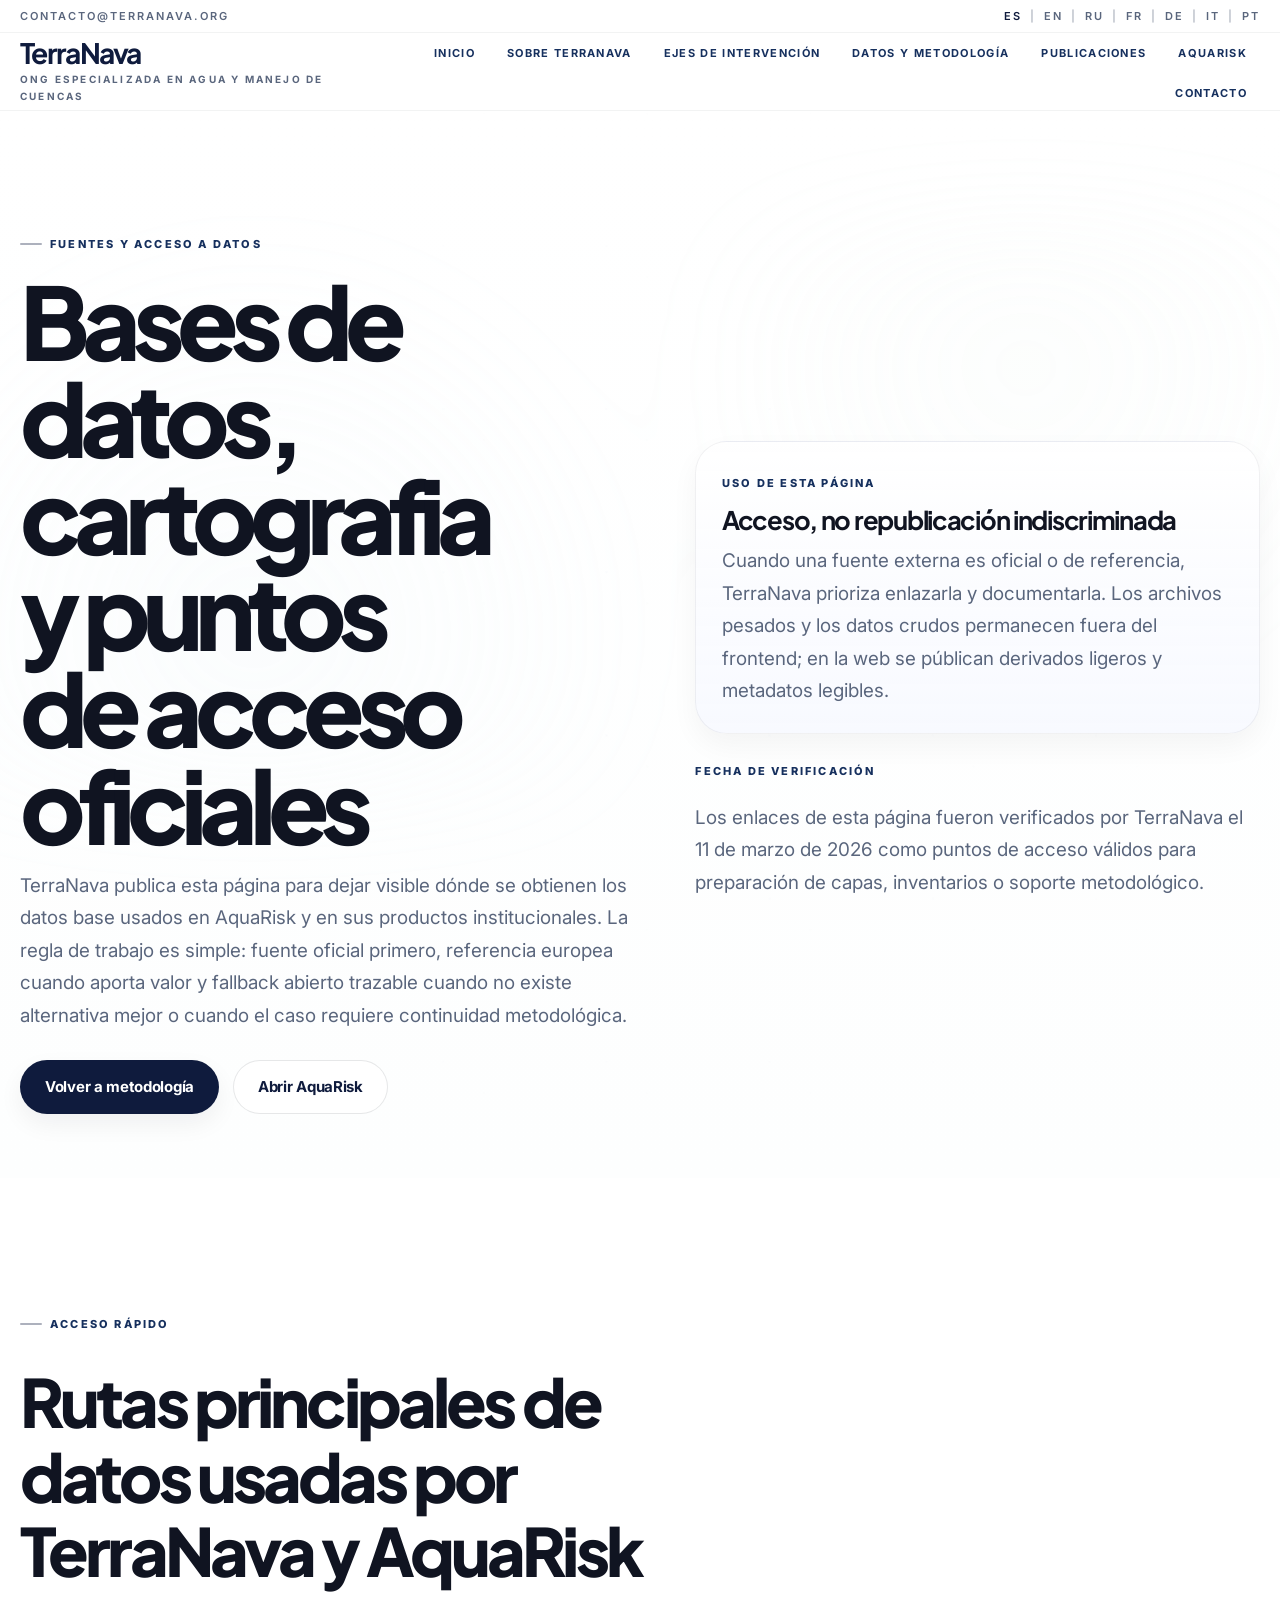
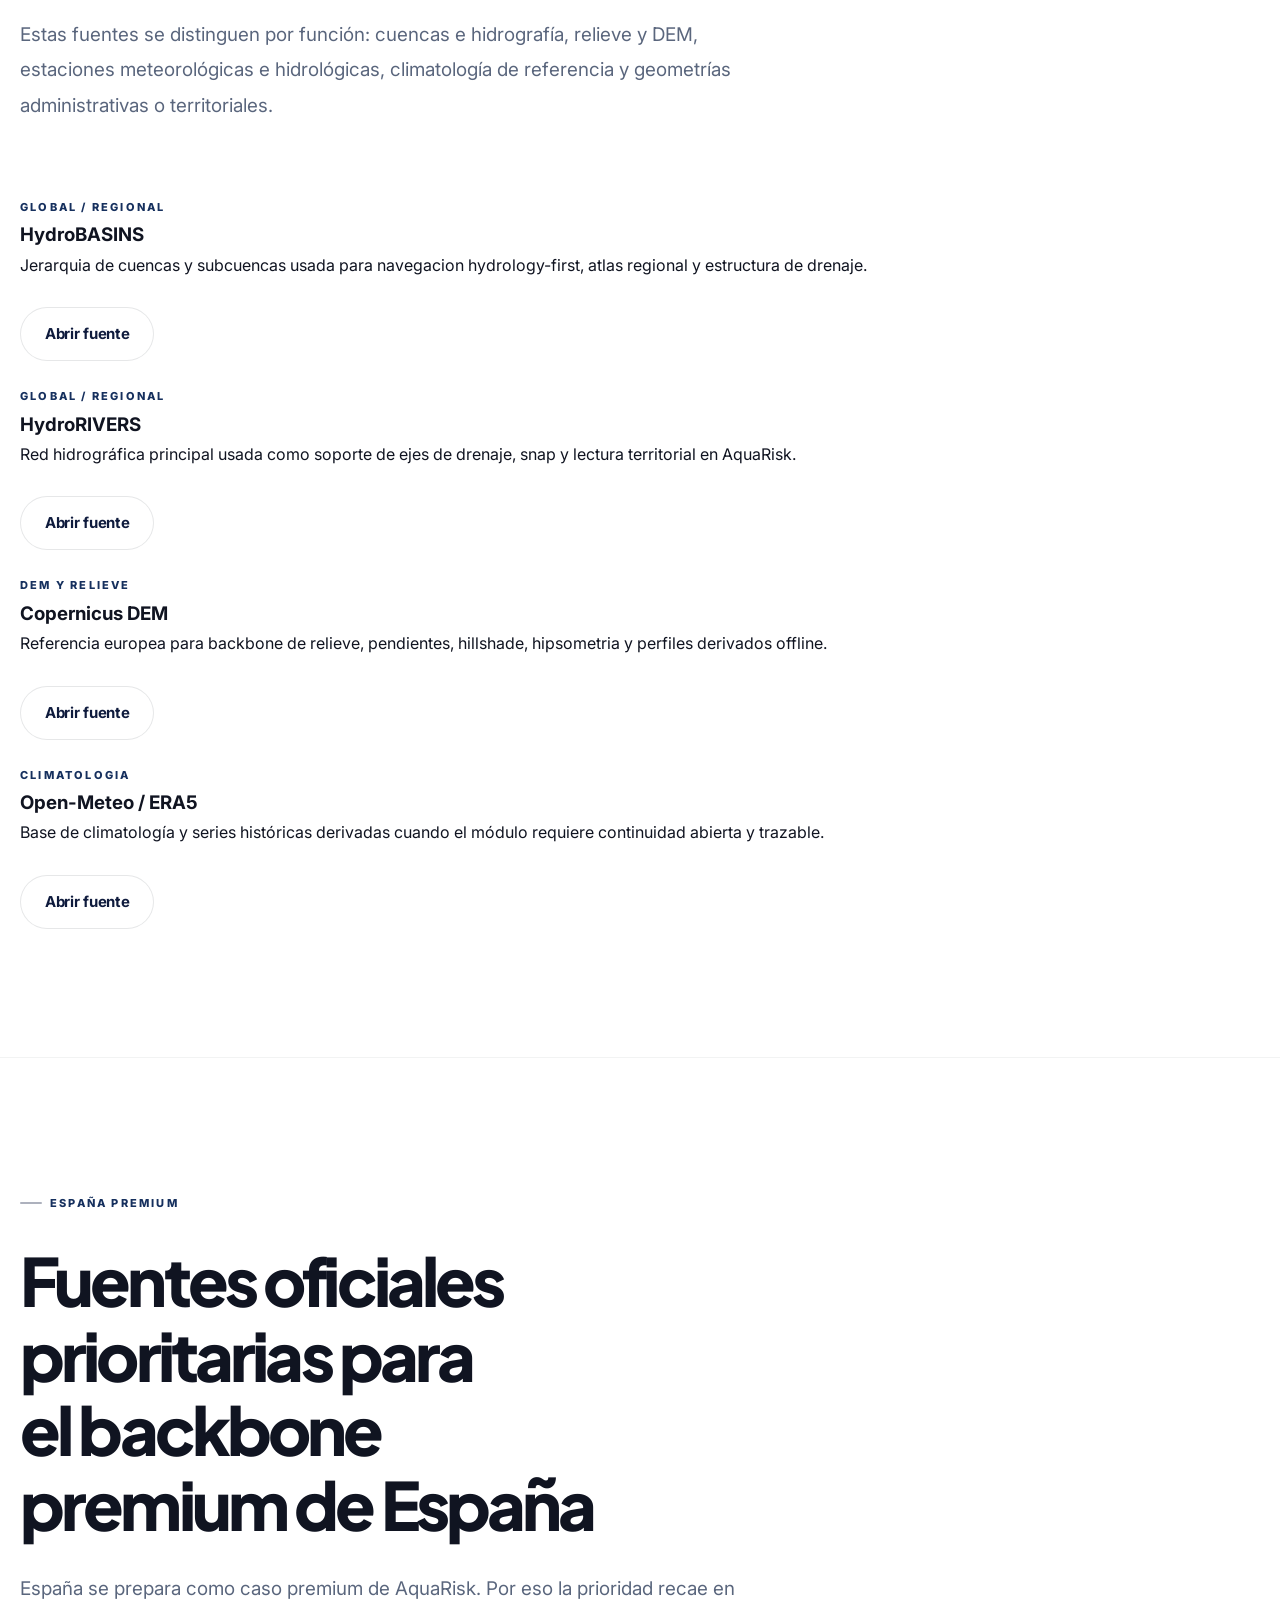
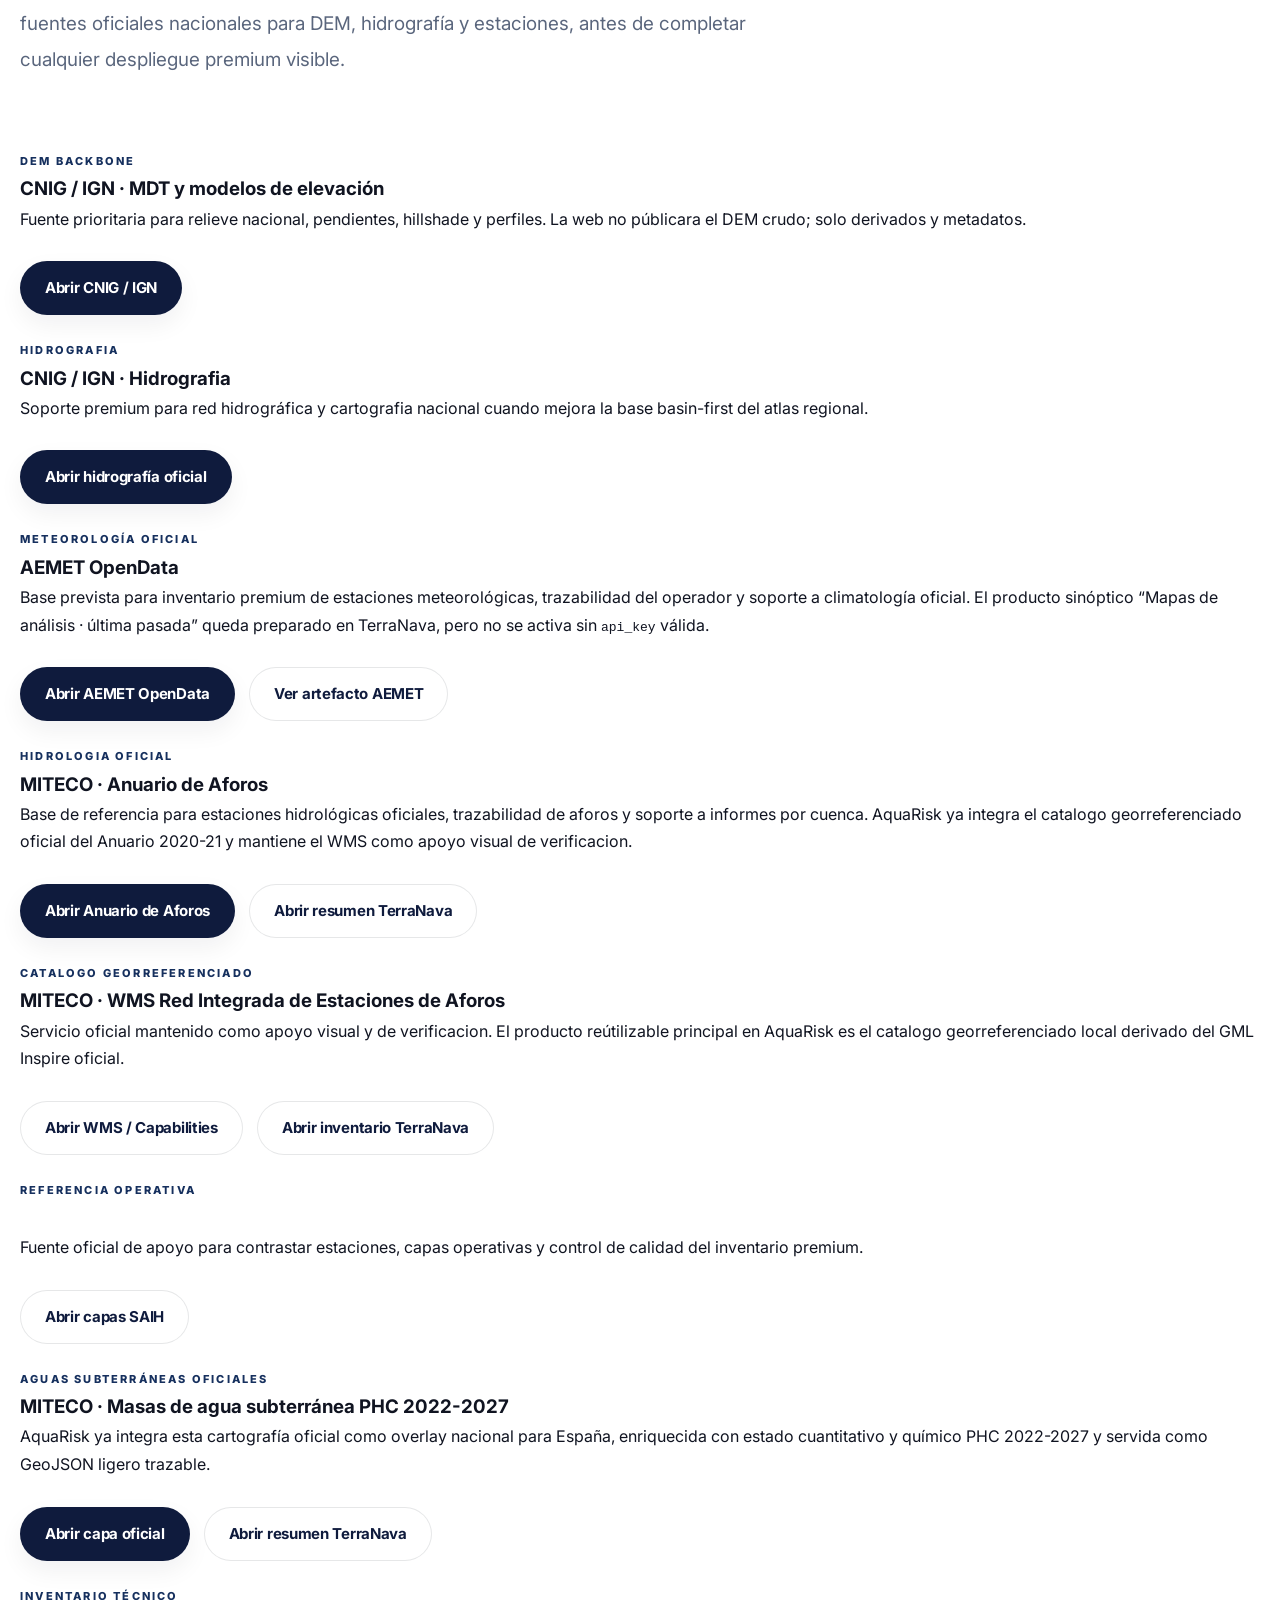
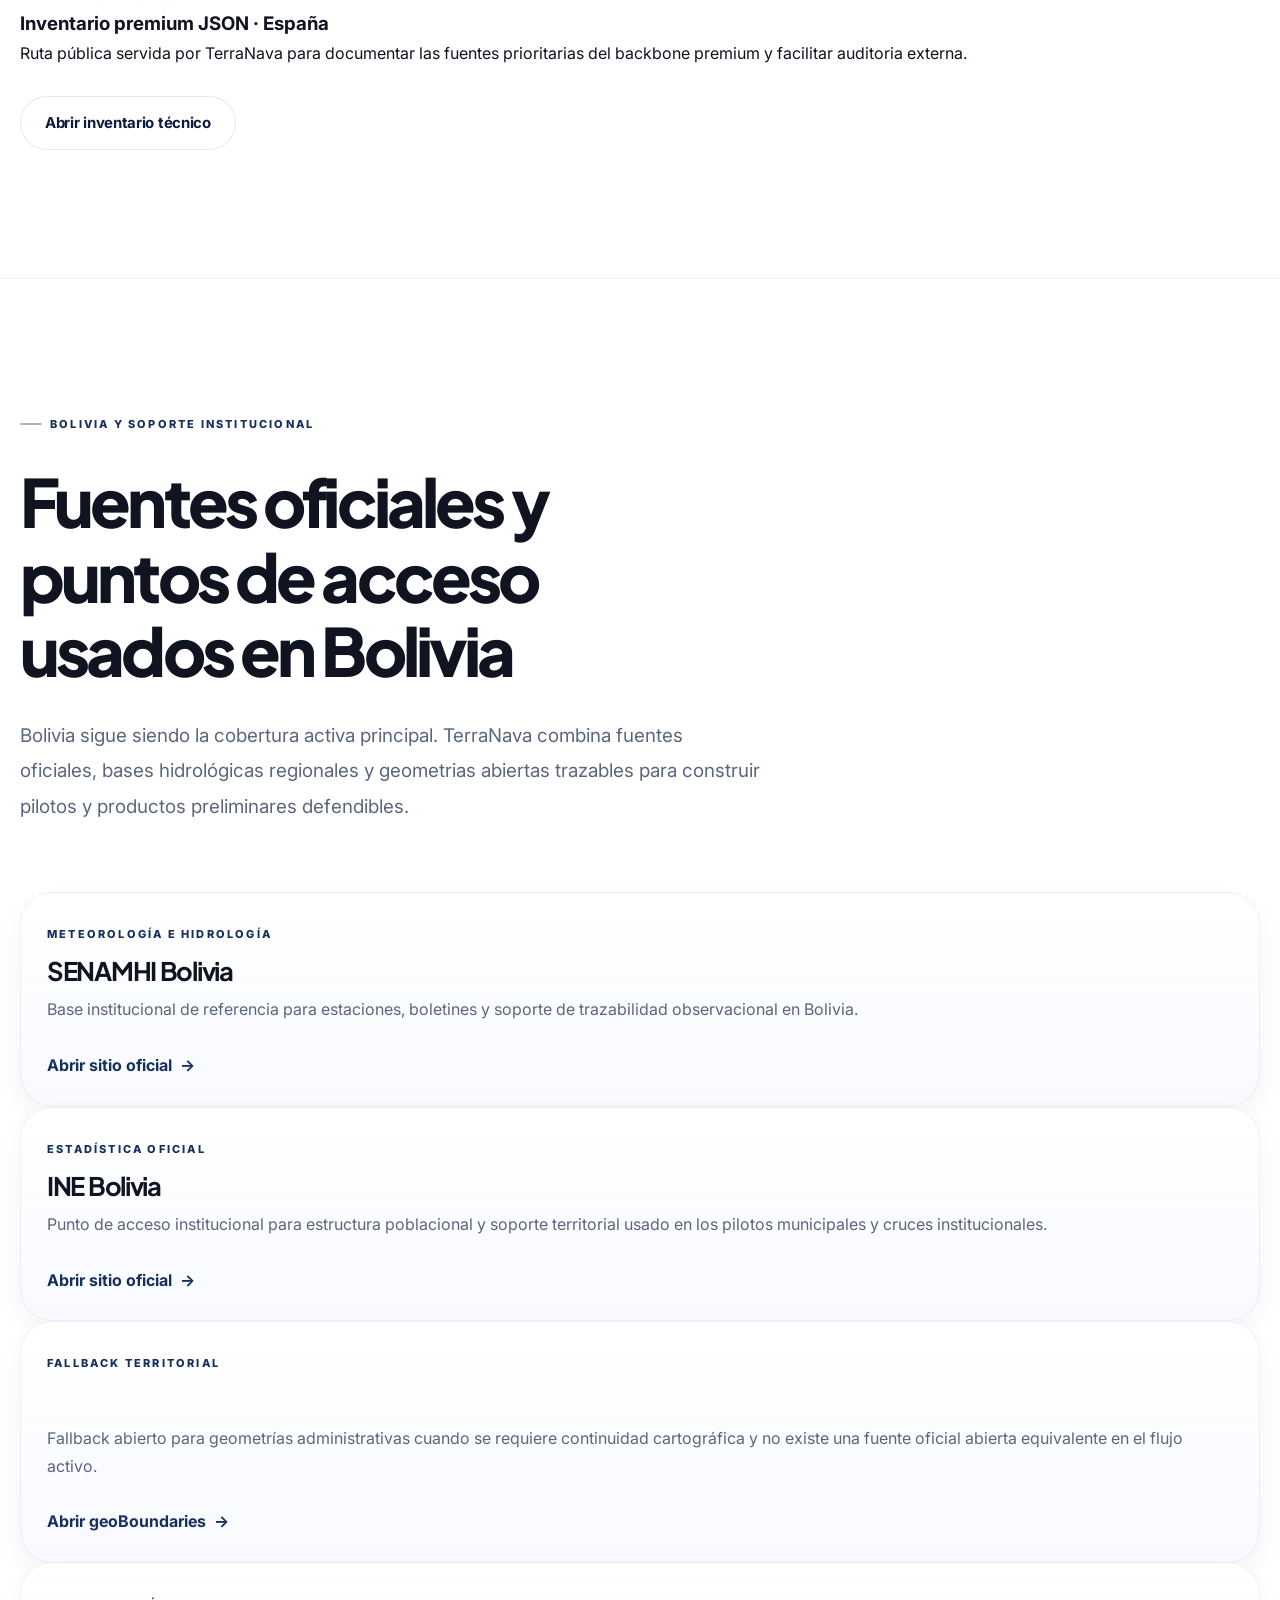
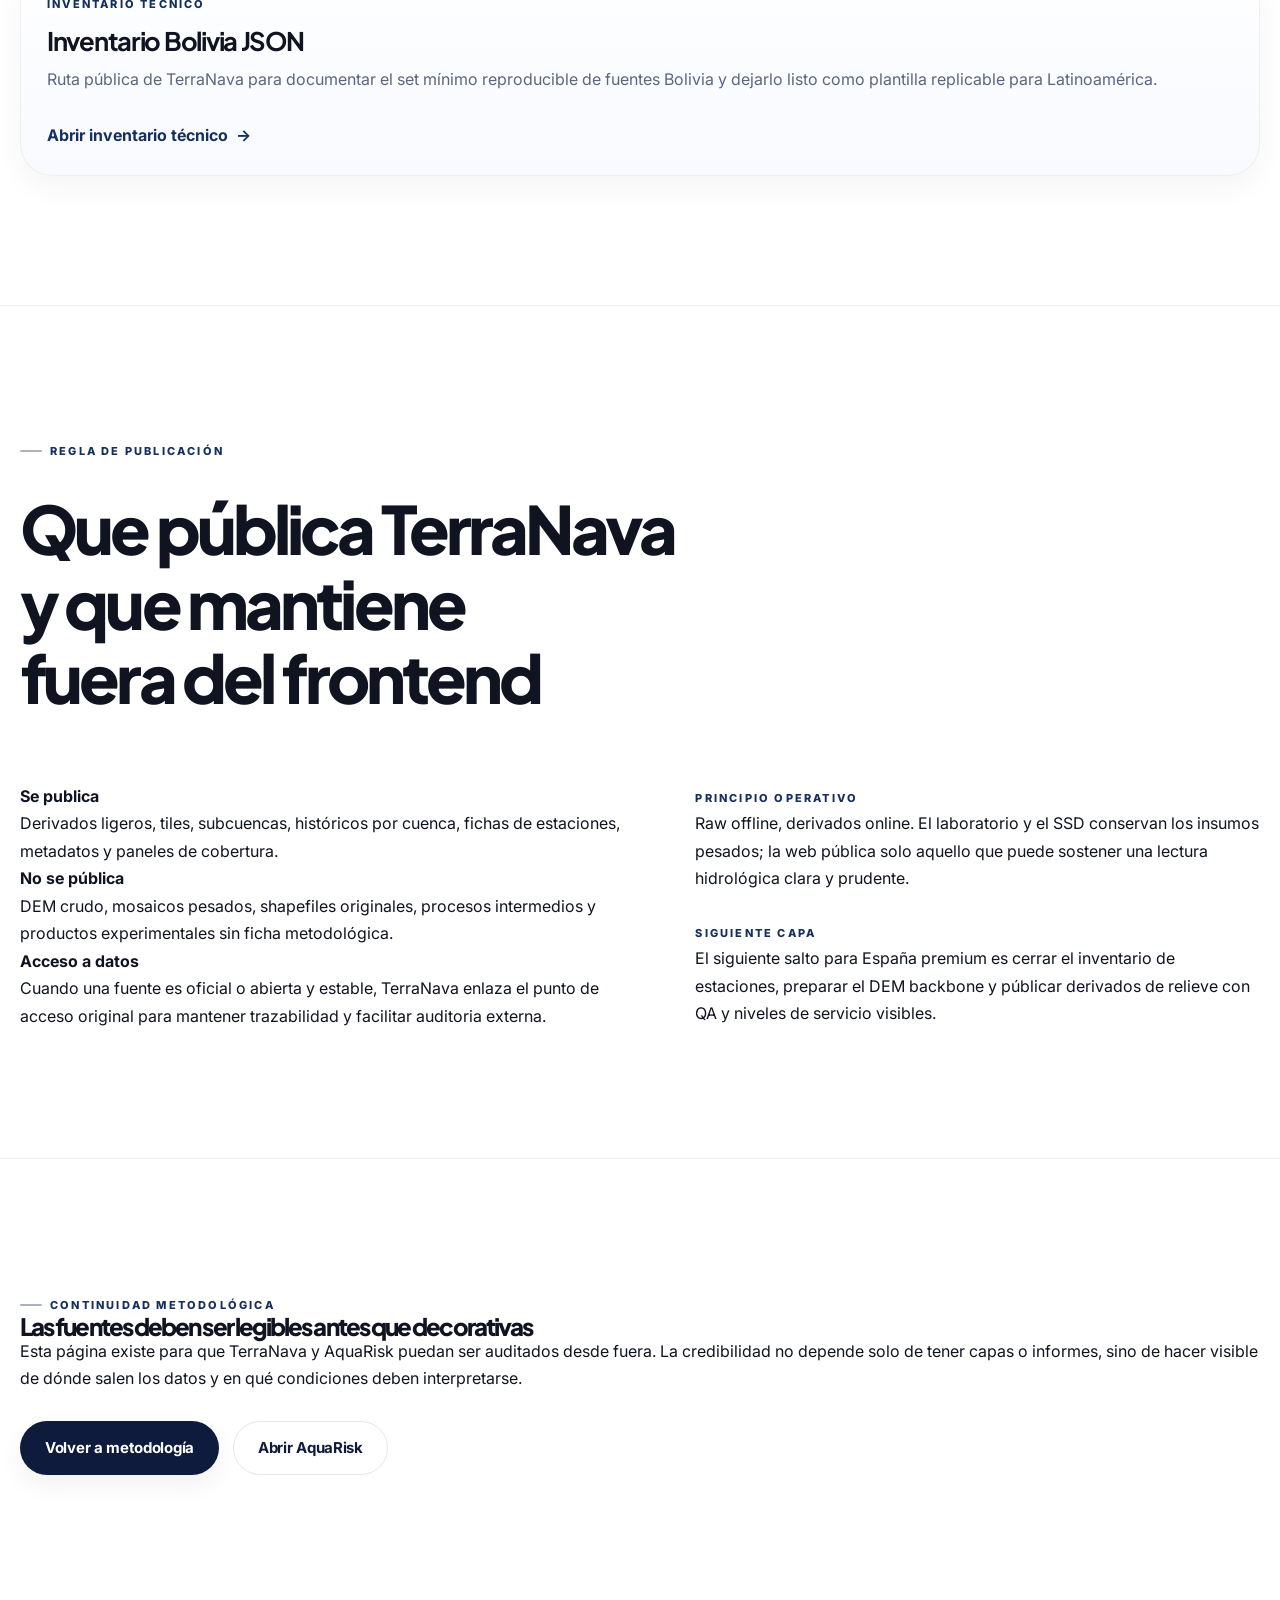
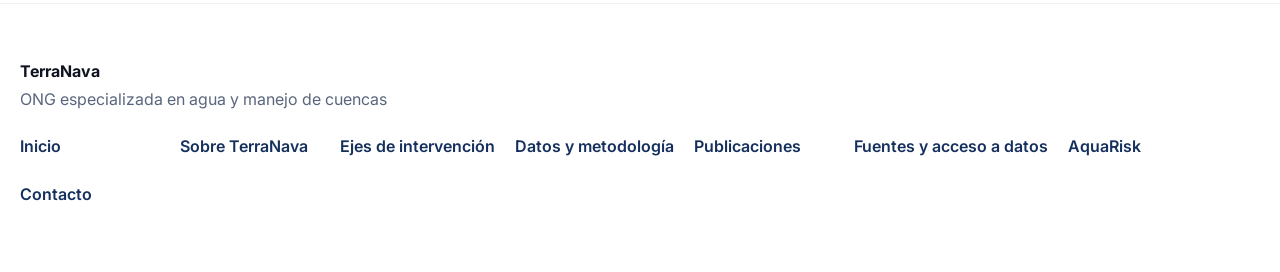
<file: data-sources/index.html>
<!DOCTYPE html>
<html lang="es">
<head>
<meta charset="UTF-8"/>
<meta name="viewport" content="width=device-width, initial-scale=1.0"/>
<title>Fuentes y acceso a datos | TerraNava</title>
<meta name="description" content="Fuentes oficiales, bases de datos abiertas y puntos de acceso usados por TerraNava y AquaRisk para hidrología, cuencas, relieve, estaciones y climatología."/>
<link rel="icon" href="data:image/svg+xml,%3Csvg xmlns='http://www.w3.org/2000/svg' viewBox='0 0 64 64'%3E%3Crect width='64' height='64' rx='10' fill='white'/%3E%3Cpath d='M12 38c8-8 14-5 20-10 6-5 12-3 20-10' fill='none' stroke='%230f4c97' stroke-width='4' stroke-linecap='round'/%3E%3Cpath d='M12 46c8-8 14-5 20-10 6-5 12-3 20-10' fill='none' stroke='%2317365d' stroke-width='2.8' stroke-linecap='round' opacity='.45'/%3E%3C/svg%3E"/>
<link rel="stylesheet" href="/assets/site.css?v=20260312-1"/>
</head>
<body data-page="data-sources">
<div class="topbar">
  <div class="shell">
    <div class="topbar-row">
      <div class="topbar-copy"><a href="mailto:contacto@terranava.org">contacto@terranava.org</a></div>
      <div class="lang-switcher" aria-label="Seleccion de idioma">
        <a data-lang="es" href="/data-sources/">ES</a><span>|</span>
        <a data-lang="en" href="/data-sources/">EN</a><span>|</span>
        <a data-lang="ru" href="/data-sources/">RU</a><span>|</span>
        <a data-lang="fr" href="/data-sources/">FR</a><span>|</span>
        <a data-lang="de" href="/data-sources/">DE</a><span>|</span>
        <a data-lang="it" href="/data-sources/">IT</a><span>|</span>
        <a data-lang="pt" href="/data-sources/">PT</a>
      </div>
    </div>
  </div>
</div>

<header class="site-header">
  <div class="shell">
    <div class="header-row">
      <a class="brand" href="/">
        <div class="brand-copy">
          <strong>TerraNava</strong>
          <span>ONG especializada en agua y manejo de cuencas</span>
        </div>
      </a>
      <nav class="nav" aria-label="Navegacion principal">
        <a href="/">Inicio</a>
        <a href="/about/">Sobre TerraNava</a>
        <a href="/services/">Ejes de intervención</a>
        <a href="/methodology/">Datos y metodología</a>
        <a href="/publications/">Publicaciones</a>
        <a href="/aquarisk/">AquaRisk</a>
        <a href="/contact/">Contacto</a>
      </nav>
    </div>
  </div>
</header>

<main>
  <section class="hero">
    <div class="shell hero-inner">
      <div class="hero-grid">
        <div>
          <div class="eyebrow">Fuentes y acceso a datos</div>
          <h1 class="page-title">Bases de datos, cartografia y puntos de acceso oficiales</h1>
          <p class="lead">TerraNava publica esta página para dejar visible dónde se obtienen los datos base usados en AquaRisk y en sus productos institucionales. La regla de trabajo es simple: fuente oficial primero, referencia europea cuando aporta valor y fallback abierto trazable cuando no existe alternativa mejor o cuando el caso requiere continuidad metodológica.</p>
          <div class="action-row">
            <a class="button button-primary" href="/methodology/">Volver a metodología</a>
            <a class="button button-secondary" href="/aquarisk/">Abrir AquaRisk</a>
          </div>
        </div>
        <div class="stack">
          <article class="note-panel">
            <div class="fact-label">Uso de esta página</div>
            <h3>Acceso, no republicación indiscriminada</h3>
            <p>Cuando una fuente externa es oficial o de referencia, TerraNava prioriza enlazarla y documentarla. Los archivos pesados y los datos crudos permanecen fuera del frontend; en la web se públican derivados ligeros y metadatos legibles.</p>
          </article>
          <article class="brief-panel">
            <div class="fact-label">Fecha de verificación</div>
            <p>Los enlaces de esta página fueron verificados por TerraNava el 11 de marzo de 2026 como puntos de acceso válidos para preparación de capas, inventarios o soporte metodológico.</p>
          </article>
        </div>
      </div>
    </div>
  </section>

  <section class="section" id="global-regional-sources">
    <div class="shell">
      <div class="section-head">
        <div class="eyebrow">Acceso rápido</div>
        <h2>Rutas principales de datos usadas por TerraNava y AquaRisk</h2>
        <p class="lead">Estas fuentes se distinguen por función: cuencas e hidrografía, relieve y DEM, estaciones meteorológicas e hidrológicas, climatología de referencia y geometrías administrativas o territoriales.</p>
      </div>
      <div class="method-grid">
        <article class="method-box">
          <div class="fact-label">Global / regional</div>
          <h3>HydroBASINS</h3>
          <p>Jerarquia de cuencas y subcuencas usada para navegacion hydrology-first, atlas regional y estructura de drenaje.</p>
          <div class="action-row"><a class="button button-secondary" href="https://www.hydrosheds.org/products/hydrobasins" target="_blank" rel="noopener noreferrer">Abrir fuente</a></div>
        </article>
        <article class="method-box">
          <div class="fact-label">Global / regional</div>
          <h3>HydroRIVERS</h3>
          <p>Red hidrográfica principal usada como soporte de ejes de drenaje, snap y lectura territorial en AquaRisk.</p>
          <div class="action-row"><a class="button button-secondary" href="https://www.hydrosheds.org/products/hydrorivers" target="_blank" rel="noopener noreferrer">Abrir fuente</a></div>
        </article>
        <article class="method-box">
          <div class="fact-label">DEM y relieve</div>
          <h3>Copernicus DEM</h3>
          <p>Referencia europea para backbone de relieve, pendientes, hillshade, hipsometria y perfiles derivados offline.</p>
          <div class="action-row"><a class="button button-secondary" href="https://dataspace.copernicus.eu/explore-data/data-collections/copernicus-contributing-missions/collections-description/COP-DEM" target="_blank" rel="noopener noreferrer">Abrir fuente</a></div>
        </article>
        <article class="method-box">
          <div class="fact-label">Climatologia</div>
          <h3>Open-Meteo / ERA5</h3>
          <p>Base de climatología y series históricas derivadas cuando el módulo requiere continuidad abierta y trazable.</p>
          <div class="action-row"><a class="button button-secondary" href="https://open-meteo.com/" target="_blank" rel="noopener noreferrer">Abrir fuente</a></div>
        </article>
      </div>
    </div>
  </section>

  <section class="section section-alt" id="spain-premium">
    <div class="shell">
      <div class="section-head">
        <div class="eyebrow">España premium</div>
        <h2>Fuentes oficiales prioritarias para el backbone premium de España</h2>
        <p class="lead">España se prepara como caso premium de AquaRisk. Por eso la prioridad recae en fuentes oficiales nacionales para DEM, hidrografía y estaciones, antes de completar cualquier despliegue premium visible.</p>
      </div>
      <div class="method-grid">
        <article class="method-box">
          <div class="fact-label">DEM backbone</div>
          <h3>CNIG / IGN · MDT y modelos de elevación</h3>
          <p>Fuente prioritaria para relieve nacional, pendientes, hillshade y perfiles. La web no públicara el DEM crudo; solo derivados y metadatos.</p>
          <div class="action-row"><a class="button button-primary" href="https://centrodedescargas.cnig.es/CentroDescargas/modelos-digitales-elevaciones" target="_blank" rel="noopener noreferrer">Abrir CNIG / IGN</a></div>
        </article>
        <article class="method-box">
          <div class="fact-label">Hidrografia</div>
          <h3>CNIG / IGN · Hidrografia</h3>
          <p>Soporte premium para red hidrográfica y cartografia nacional cuando mejora la base basin-first del atlas regional.</p>
          <div class="action-row"><a class="button button-primary" href="https://centrodedescargas.cnig.es/CentroDescargas/hidrografia" target="_blank" rel="noopener noreferrer">Abrir hidrografía oficial</a></div>
        </article>
        <article class="method-box">
          <div class="fact-label">Meteorología oficial</div>
          <h3>AEMET OpenData</h3>
          <p>Base prevista para inventario premium de estaciones meteorológicas, trazabilidad del operador y soporte a climatología oficial. El producto sinóptico “Mapas de análisis · última pasada” queda preparado en TerraNava, pero no se activa sin <code>api_key</code> válida.</p>
          <div class="action-row"><a class="button button-primary" href="https://www.aemet.es/es/datos_abiertos/AEMET_OpenData" target="_blank" rel="noopener noreferrer">Abrir AEMET OpenData</a><a class="button button-secondary" href="/aquarisk-data/weather/spain/aemet-analysis-latest.v1.json" target="_blank" rel="noopener noreferrer">Ver artefacto AEMET</a></div>
        </article>
        <article class="method-box">
          <div class="fact-label">Hidrologia oficial</div>
          <h3>MITECO · Anuario de Aforos</h3>
          <p>Base de referencia para estaciones hidrológicas oficiales, trazabilidad de aforos y soporte a informes por cuenca. AquaRisk ya integra el catalogo georreferenciado oficial del Anuario 2020-21 y mantiene el WMS como apoyo visual de verificacion.</p>
          <div class="action-row"><a class="button button-primary" href="https://www.miteco.gob.es/es/cartografia-y-sig/ide/descargas/agua/anuario-de-aforos.html" target="_blank" rel="noopener noreferrer">Abrir Anuario de Aforos</a><a class="button button-secondary" href="/aquarisk-data/stations/spain/summary.v1.json" target="_blank" rel="noopener noreferrer">Abrir resumen TerraNava</a></div>
        </article>
        <article class="method-box">
          <div class="fact-label">Catalogo georreferenciado</div>
          <h3>MITECO · WMS Red Integrada de Estaciones de Aforos</h3>
          <p>Servicio oficial mantenido como apoyo visual y de verificacion. El producto reútilizable principal en AquaRisk es el catalogo georreferenciado local derivado del GML Inspire oficial.</p>
          <div class="action-row"><a class="button button-secondary" href="https://wms.mapama.gob.es/sig/Agua/Aforos/wms.aspx?request=GetCapabilities&Service=WMS" target="_blank" rel="noopener noreferrer">Abrir WMS / Capabilities</a><a class="button button-secondary" href="/aquarisk-data/stations/spain/inventory.v1.json" target="_blank" rel="noopener noreferrer">Abrir inventario TerraNava</a></div>
        </article>
        <article class="method-box">
          <div class="fact-label">Referencia operativa</div>
          <h3>MITECO · Capas SAIH</h3>
          <p>Fuente oficial de apoyo para contrastar estaciones, capas operativas y control de calidad del inventario premium.</p>
          <div class="action-row"><a class="button button-secondary" href="https://www.miteco.gob.es/en/cartografia-y-sig/ide/descargas/agua/capas-saih.html" target="_blank" rel="noopener noreferrer">Abrir capas SAIH</a></div>
        </article>
        <article class="method-box">
          <div class="fact-label">Aguas subterráneas oficiales</div>
          <h3>MITECO · Masas de agua subterránea PHC 2022-2027</h3>
          <p>AquaRisk ya integra esta cartografía oficial como overlay nacional para España, enriquecida con estado cuantitativo y químico PHC 2022-2027 y servida como GeoJSON ligero trazable.</p>
          <div class="action-row"><a class="button button-primary" href="https://sig.mapama.gob.es/arcgis/rest/services/25830/WMS_Agua/MapServer/58?f=pjson" target="_blank" rel="noopener noreferrer">Abrir capa oficial</a><a class="button button-secondary" href="/aquarisk-data/groundwater/spain/summary.v1.json" target="_blank" rel="noopener noreferrer">Abrir resumen TerraNava</a></div>
        </article>
        <article class="method-box">
          <div class="fact-label">Inventario técnico</div>
          <h3>Inventario premium JSON · España</h3>
          <p>Ruta pública servida por TerraNava para documentar las fuentes prioritarias del backbone premium y facilitar auditoria externa.</p>
          <div class="action-row"><a class="button button-secondary" href="/aquarisk-data/reference/spain/source-inventory.v1.json" target="_blank" rel="noopener noreferrer">Abrir inventario técnico</a></div>
        </article>
      </div>
    </div>
  </section>

  <section class="section" id="bolivia-sources">
    <div class="shell">
      <div class="section-head">
        <div class="eyebrow">Bolivia y soporte institucional</div>
        <h2>Fuentes oficiales y puntos de acceso usados en Bolivia</h2>
        <p class="lead">Bolivia sigue siendo la cobertura activa principal. TerraNava combina fuentes oficiales, bases hidrológicas regionales y geometrias abiertas trazables para construir pilotos y productos preliminares defendibles.</p>
      </div>
      <div class="brief-grid">
        <article class="fact-block">
          <div class="fact-label">Meteorología e hidrología</div>
          <h3>SENAMHI Bolivia</h3>
          <p>Base institucional de referencia para estaciones, boletines y soporte de trazabilidad observacional en Bolivia.</p>
          <div class="action-row"><a class="text-link" href="https://senamhi.gob.bo/" target="_blank" rel="noopener noreferrer">Abrir sitio oficial</a></div>
        </article>
        <article class="fact-block">
          <div class="fact-label">Estadística oficial</div>
          <h3>INE Bolivia</h3>
          <p>Punto de acceso institucional para estructura poblacional y soporte territorial usado en los pilotos municipales y cruces institucionales.</p>
          <div class="action-row"><a class="text-link" href="https://www.ine.gob.bo/" target="_blank" rel="noopener noreferrer">Abrir sitio oficial</a></div>
        </article>
        <article class="fact-block">
          <div class="fact-label">Fallback territorial</div>
          <h3>geoBoundaries</h3>
          <p>Fallback abierto para geometrías administrativas cuando se requiere continuidad cartográfica y no existe una fuente oficial abierta equivalente en el flujo activo.</p>
          <div class="action-row"><a class="text-link" href="https://www.geoboundaries.org/" target="_blank" rel="noopener noreferrer">Abrir geoBoundaries</a></div>
        </article>
        <article class="fact-block">
          <div class="fact-label">Inventario técnico</div>
          <h3>Inventario Bolivia JSON</h3>
          <p>Ruta pública de TerraNava para documentar el set mínimo reproducible de fuentes Bolivia y dejarlo listo como plantilla replicable para Latinoamérica.</p>
          <div class="action-row"><a class="text-link" href="/aquarisk-data/reference/bolivia/source-inventory.v1.json" target="_blank" rel="noopener noreferrer">Abrir inventario técnico</a></div>
        </article>
      </div>
    </div>
  </section>

  <section class="section section-alt">
    <div class="shell">
      <div class="section-head">
        <div class="eyebrow">Regla de publicación</div>
        <h2>Que pública TerraNava y que mantiene fuera del frontend</h2>
      </div>
      <div class="document-grid">
        <div>
          <div class="meta-list">
            <div class="meta-item">
              <strong>Se publica</strong>
              <p>Derivados ligeros, tiles, subcuencas, históricos por cuenca, fichas de estaciones, metadatos y paneles de cobertura.</p>
            </div>
            <div class="meta-item">
              <strong>No se pública</strong>
              <p>DEM crudo, mosaicos pesados, shapefiles originales, procesos intermedios y productos experimentales sin ficha metodológica.</p>
            </div>
            <div class="meta-item">
              <strong>Acceso a datos</strong>
              <p>Cuando una fuente es oficial o abierta y estable, TerraNava enlaza el punto de acceso original para mantener trazabilidad y facilitar auditoria externa.</p>
            </div>
          </div>
        </div>
        <div class="stack">
          <article class="brief-panel">
            <div class="fact-label">Principio operativo</div>
            <p>Raw offline, derivados online. El laboratorio y el SSD conservan los insumos pesados; la web pública solo aquello que puede sostener una lectura hidrológica clara y prudente.</p>
          </article>
          <article class="brief-panel">
            <div class="fact-label">Siguiente capa</div>
            <p>El siguiente salto para España premium es cerrar el inventario de estaciones, preparar el DEM backbone y públicar derivados de relieve con QA y niveles de servicio visibles.</p>
          </article>
        </div>
      </div>
    </div>
  </section>

  <section class="section">
    <div class="shell">
      <div class="closing-banner">
        <div>
          <div class="eyebrow">Continuidad metodológica</div>
          <h2>Las fuentes deben ser legibles antes que decorativas</h2>
          <p>Esta página existe para que TerraNava y AquaRisk puedan ser auditados desde fuera. La credibilidad no depende solo de tener capas o informes, sino de hacer visible de dónde salen los datos y en qué condiciones deben interpretarse.</p>
        </div>
        <div class="action-row">
          <a class="button button-primary" href="/methodology/">Volver a metodología</a>
          <a class="button button-secondary" href="/aquarisk/">Abrir AquaRisk</a>
        </div>
      </div>
    </div>
  </section>
</main>

<footer class="site-footer">
  <div class="shell footer-row">
    <div>
      <strong>TerraNava</strong>
      <p>ONG especializada en agua y manejo de cuencas</p>
    </div>
    <div class="footer-links">
      <a href="/">Inicio</a>
      <a href="/about/">Sobre TerraNava</a>
      <a href="/services/">Ejes de intervención</a>
      <a href="/methodology/">Datos y metodología</a>
      <a href="/publications/">Publicaciones</a>
      <a href="/data-sources/">Fuentes y acceso a datos</a>
      <a href="/aquarisk/">AquaRisk</a>
      <a href="/contact/">Contacto</a>
    </div>
  </div>
</footer>

<script src="/assets/site.js?v=20260312-1"></script>
</body>
</html>
</file>
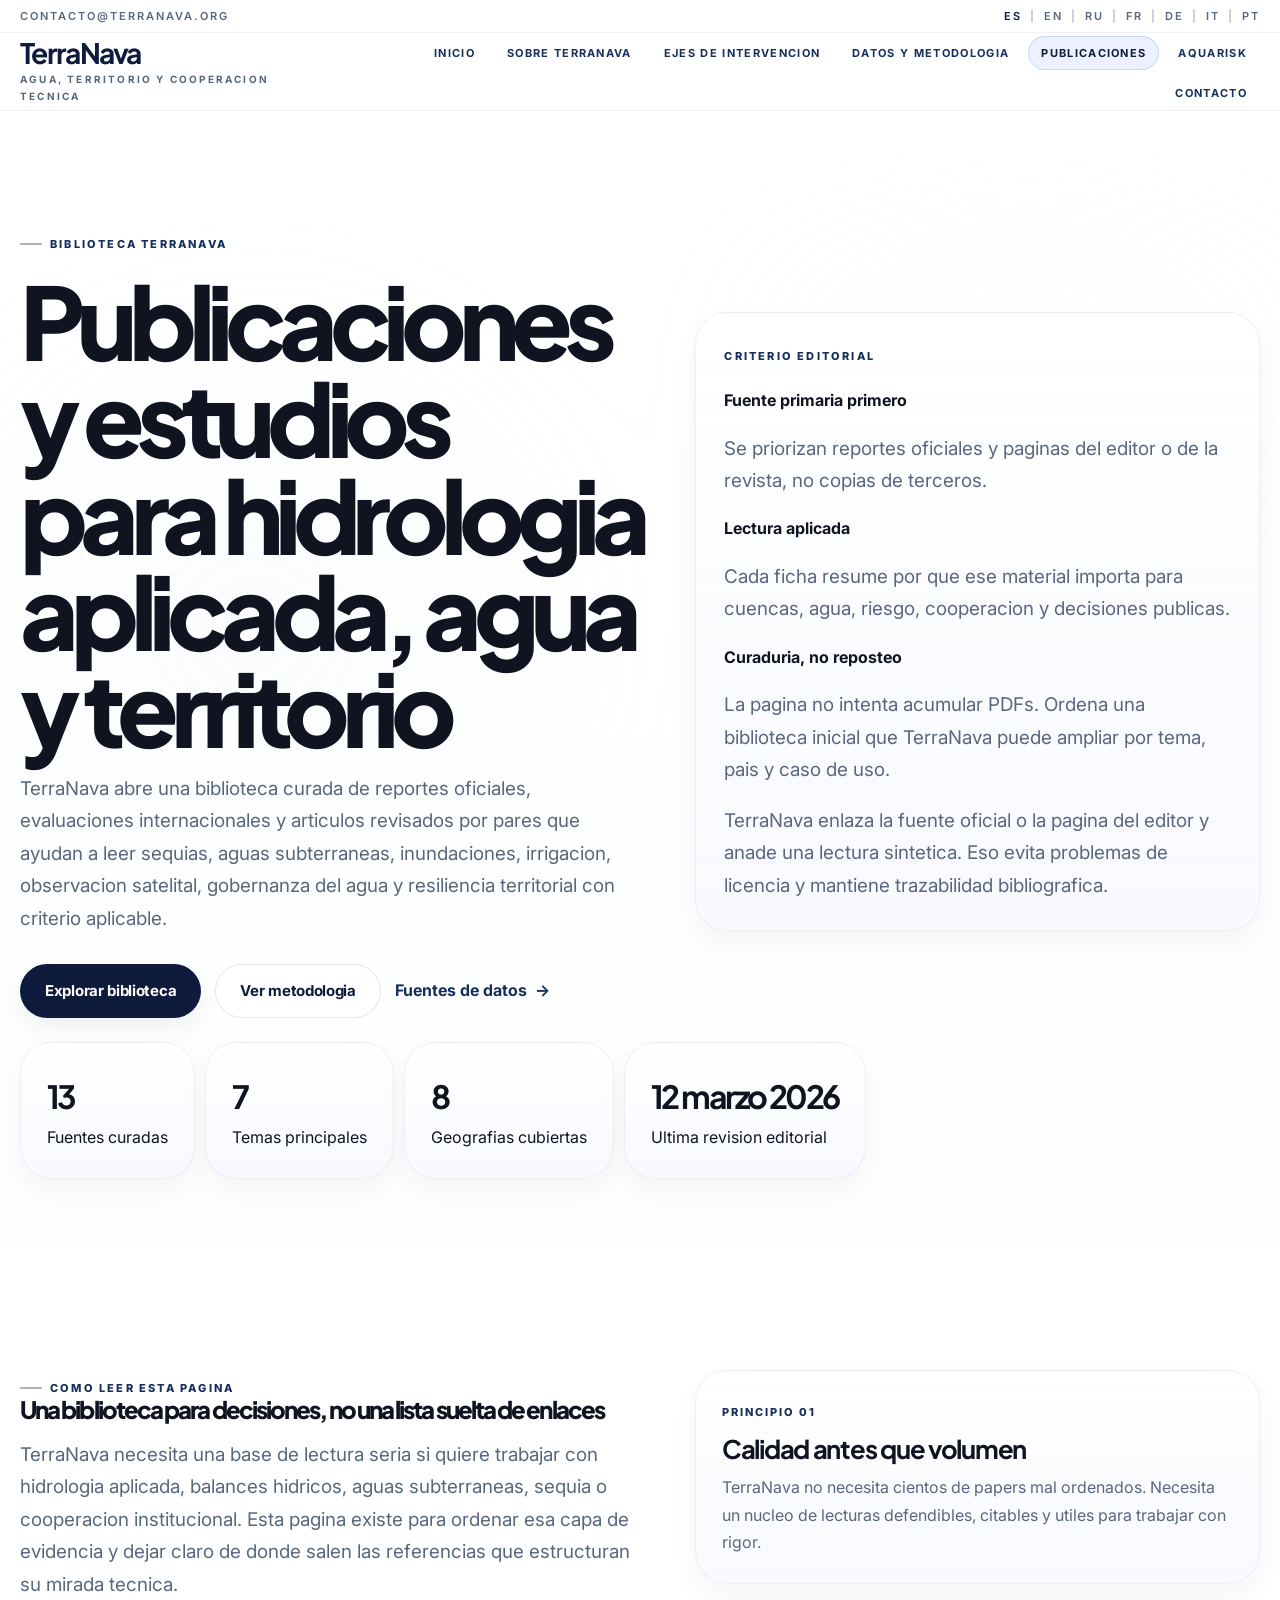
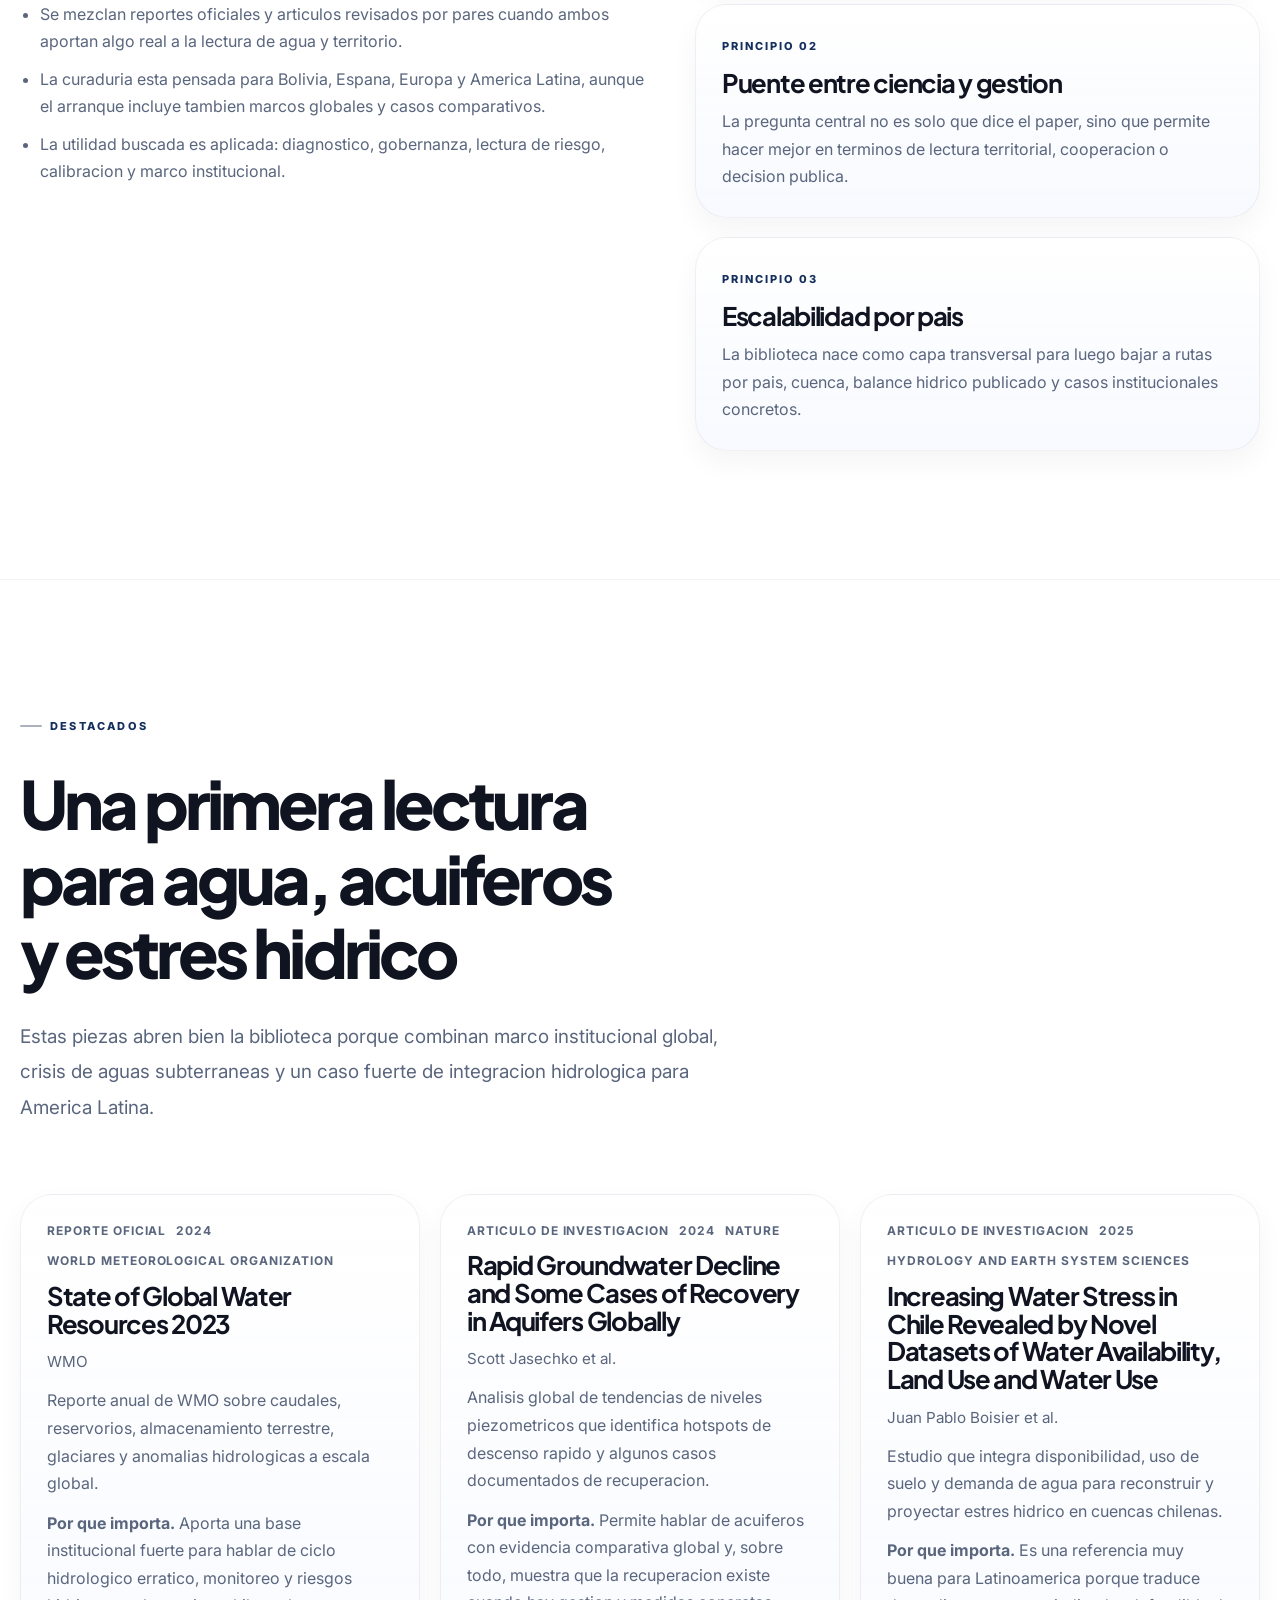
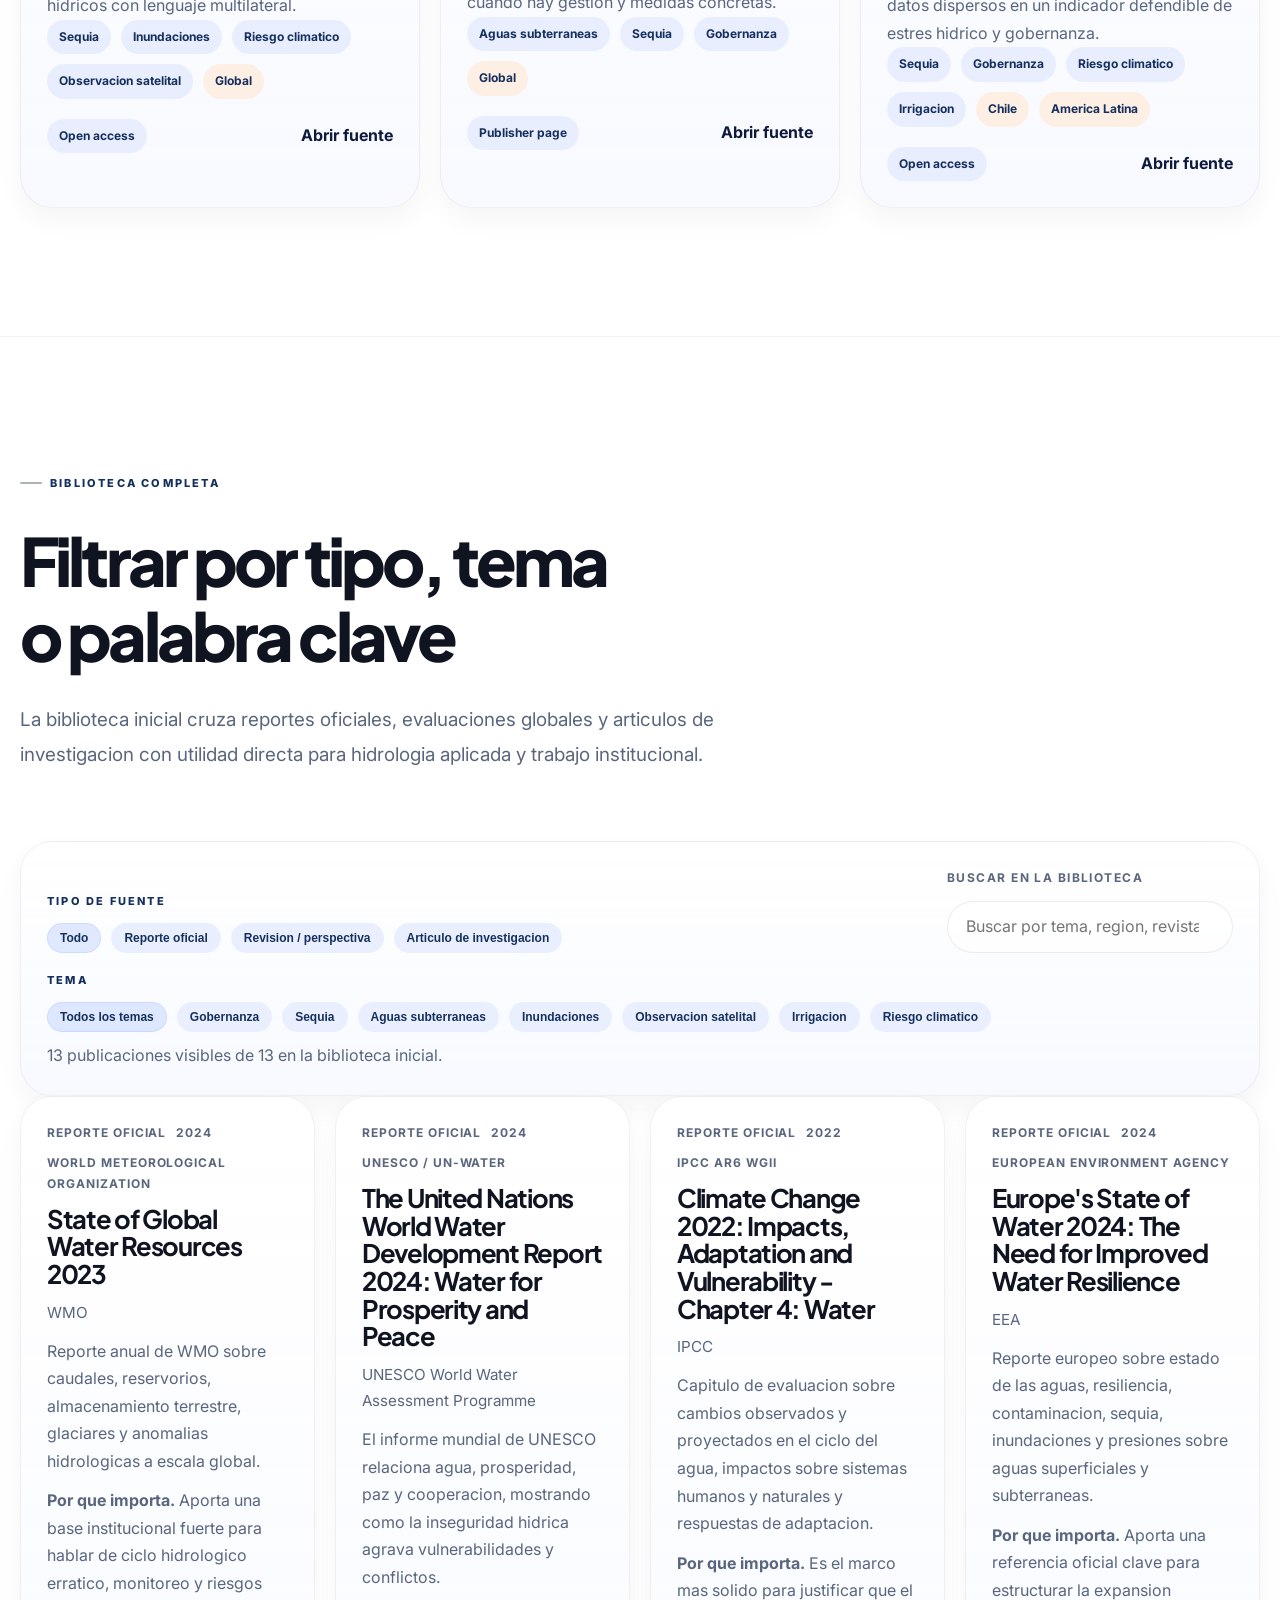
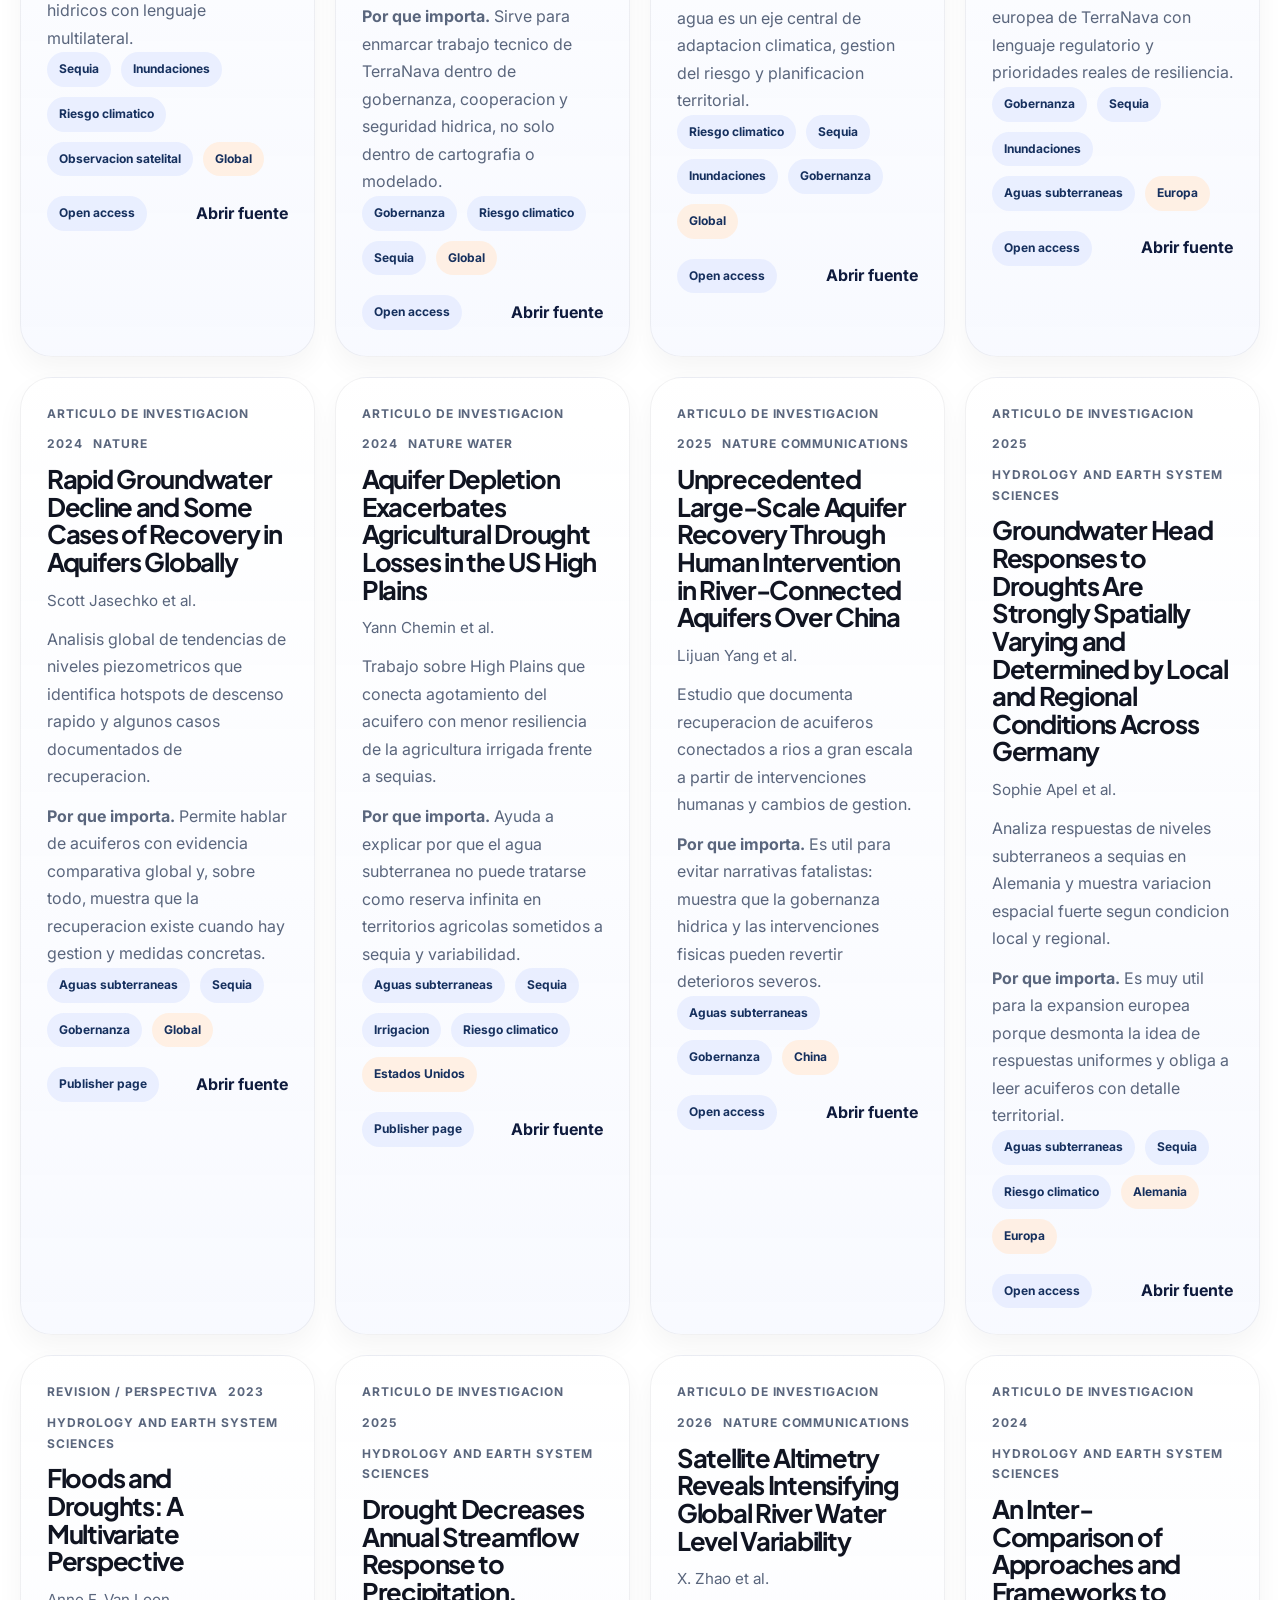
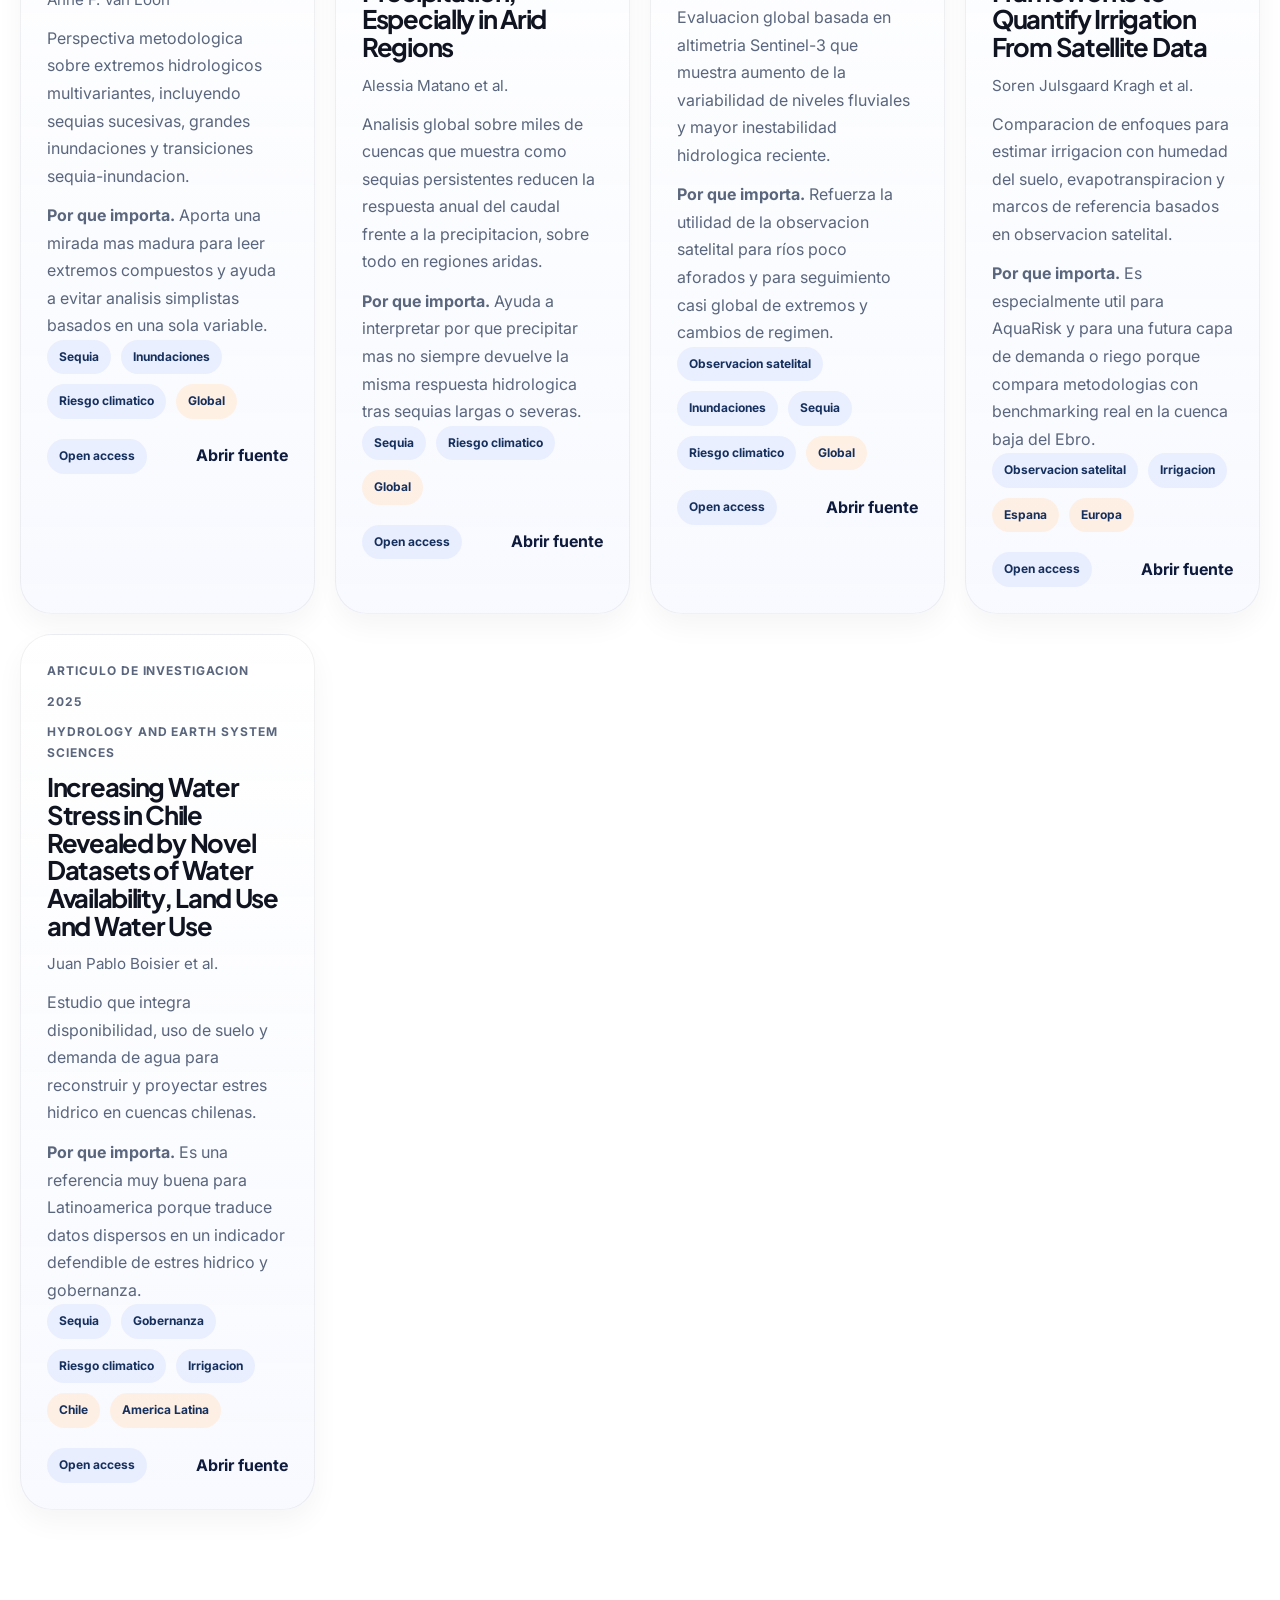
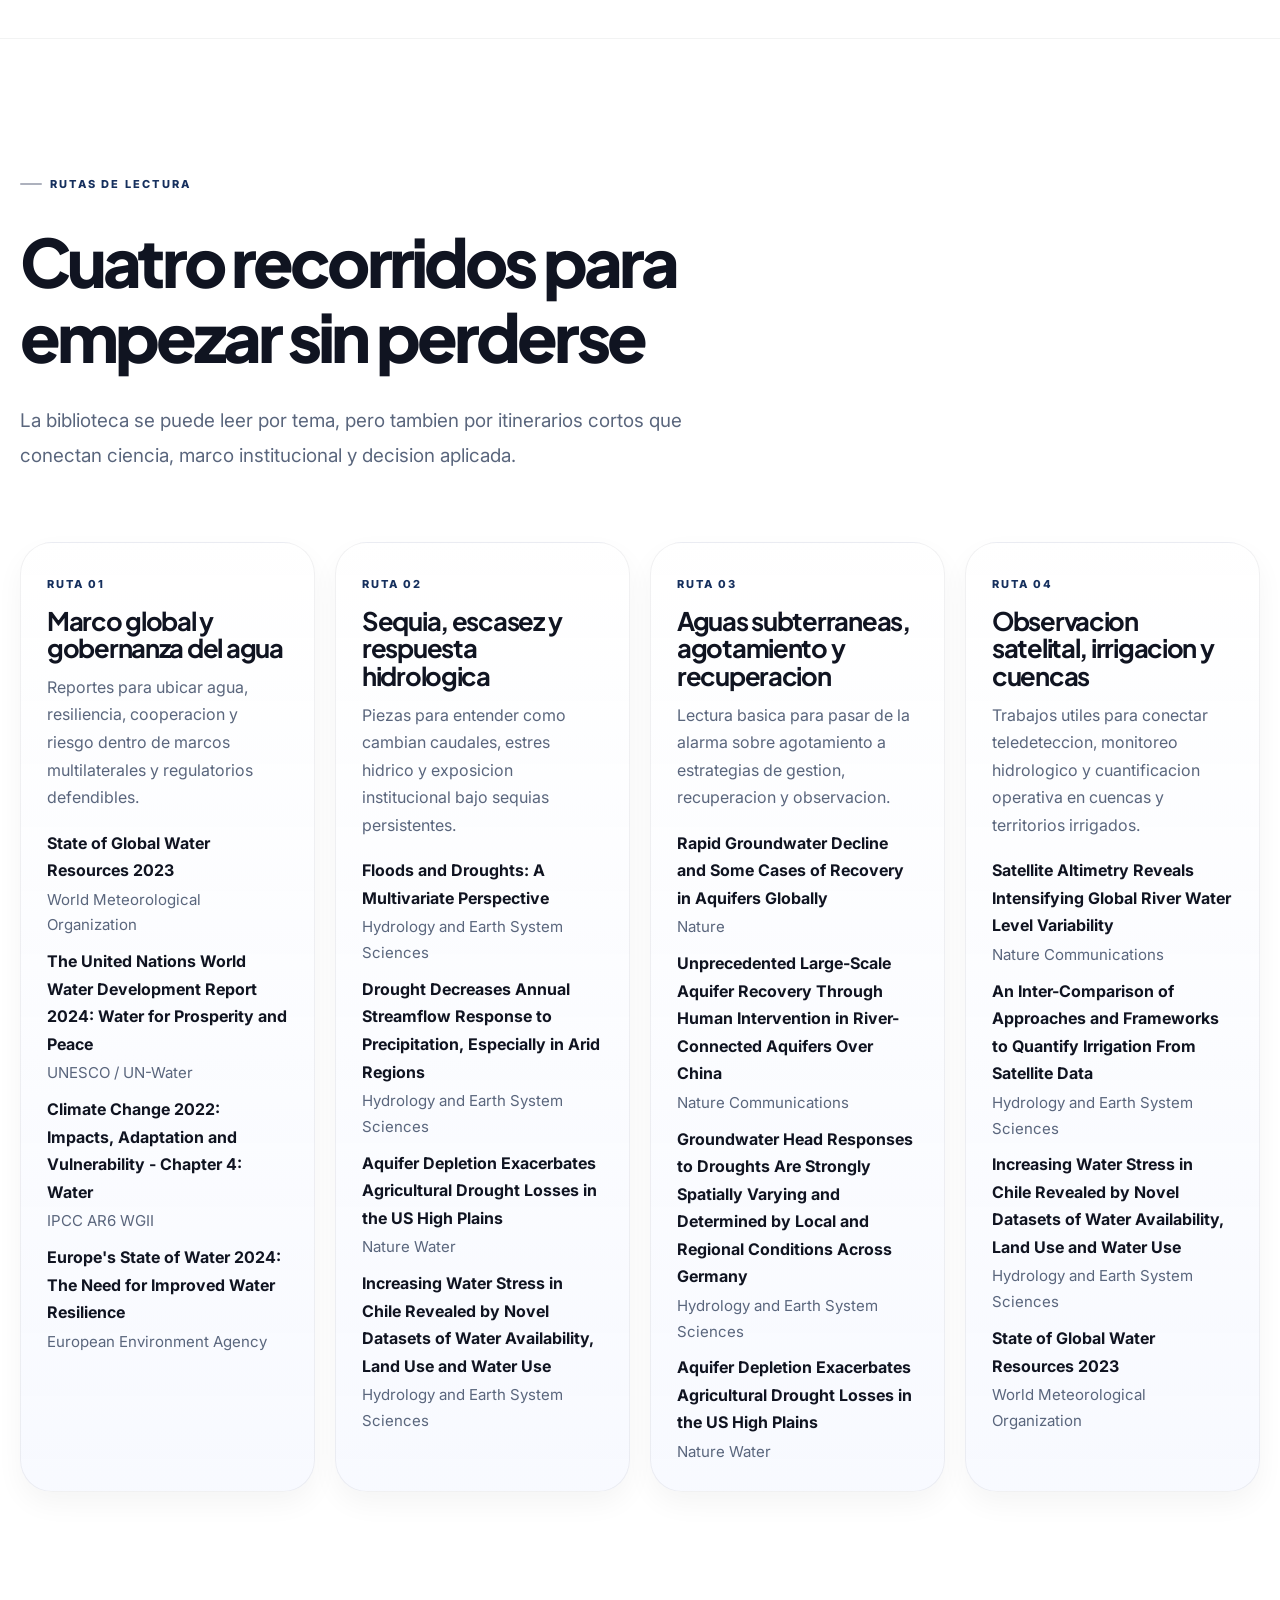
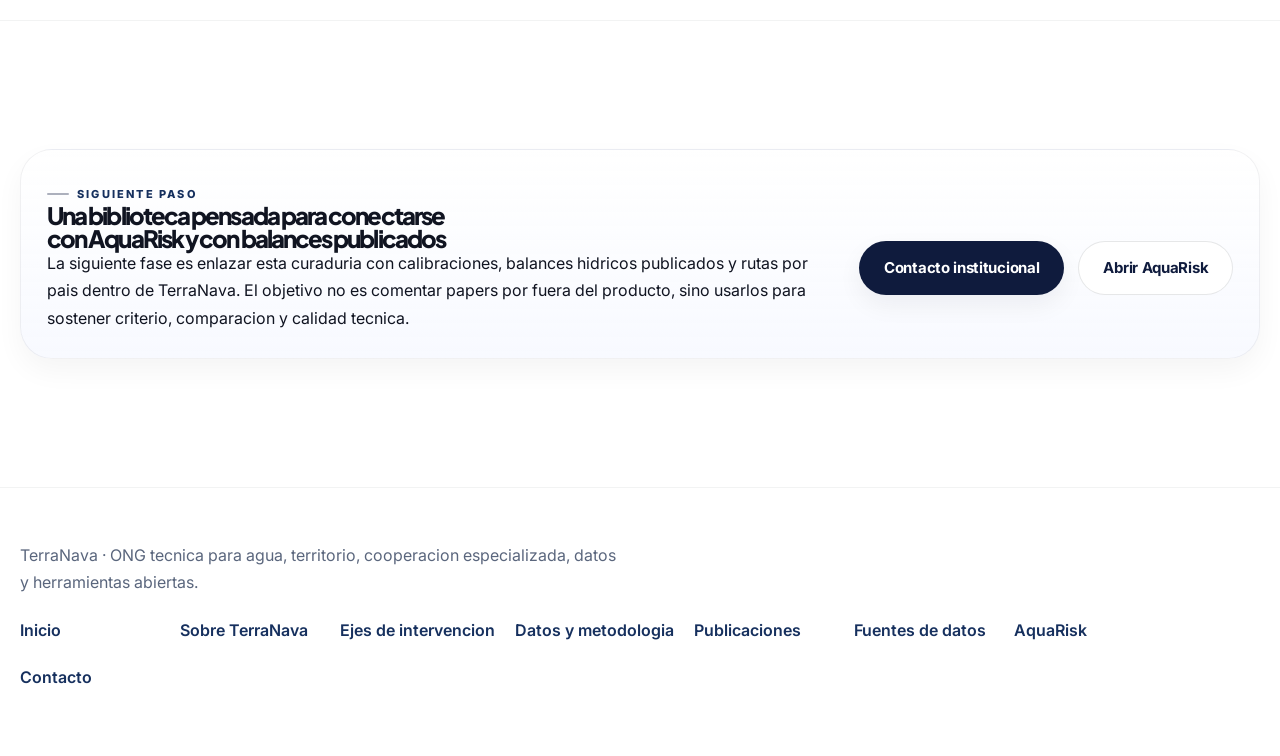
<file: publications/index.html>
<!DOCTYPE html>
<html lang="es">
<head>
<meta charset="UTF-8"/>
<meta name="viewport" content="width=device-width, initial-scale=1.0"/>
<title>Publicaciones curadas | TerraNava</title>
<meta name="description" content="Biblioteca curada de reportes oficiales y estudios revisados por pares sobre hidrologia aplicada, sequia, aguas subterraneas, inundaciones, cuencas y gobernanza del agua."/>
<link rel="icon" href="data:image/svg+xml,%3Csvg xmlns='http://www.w3.org/2000/svg' viewBox='0 0 64 64'%3E%3Crect width='64' height='64' rx='10' fill='white'/%3E%3Cpath d='M12 38c8-8 14-5 20-10 6-5 12-3 20-10' fill='none' stroke='%230f4c97' stroke-width='4' stroke-linecap='round'/%3E%3Cpath d='M12 46c8-8 14-5 20-10 6-5 12-3 20-10' fill='none' stroke='%2317365d' stroke-width='2.8' stroke-linecap='round' opacity='.45'/%3E%3C/svg%3E"/>
<link rel="stylesheet" href="/assets/site.css?v=20260312-1"/>
</head>
<body data-page="publications">
<div class="topbar">
  <div class="shell">
    <div class="topbar-row">
      <div class="topbar-copy"><a href="mailto:contacto@terranava.org">contacto@terranava.org</a></div>
      <div class="lang-switcher" aria-label="Seleccion de idioma">
        <a data-lang="es" href="/publications/">ES</a><span>|</span>
        <a data-lang="en" href="/publications/">EN</a><span>|</span>
        <a data-lang="ru" href="/publications/">RU</a><span>|</span>
        <a data-lang="fr" href="/publications/">FR</a><span>|</span>
        <a data-lang="de" href="/publications/">DE</a><span>|</span>
        <a data-lang="it" href="/publications/">IT</a><span>|</span>
        <a data-lang="pt" href="/publications/">PT</a>
      </div>
    </div>
  </div>
</div>

<header class="site-header">
  <div class="shell">
    <div class="header-row">
      <a class="brand" href="/">
        <div class="brand-copy">
          <strong>TerraNava</strong>
          <span>Agua, territorio y cooperacion tecnica</span>
        </div>
      </a>
      <nav class="nav" aria-label="Navegacion principal">
        <a href="/">Inicio</a>
        <a href="/about/">Sobre TerraNava</a>
        <a href="/services/">Ejes de intervencion</a>
        <a href="/methodology/">Datos y metodologia</a>
        <a href="/publications/" aria-current="page">Publicaciones</a>
        <a href="/aquarisk/">AquaRisk</a>
        <a href="/contact/">Contacto</a>
      </nav>
    </div>
  </div>
</header>

<main class="publications-main">
  <section class="hero publications-hero">
    <div class="shell hero-inner publications-hero-inner">
      <div class="publications-hero-grid">
        <div>
          <div class="eyebrow">Biblioteca TerraNava</div>
          <h1 class="page-title">Publicaciones y estudios para hidrologia aplicada, agua y territorio</h1>
          <p class="lead">TerraNava abre una biblioteca curada de reportes oficiales, evaluaciones internacionales y articulos revisados por pares que ayudan a leer sequias, aguas subterraneas, inundaciones, irrigacion, observacion satelital, gobernanza del agua y resiliencia territorial con criterio aplicable.</p>
          <div class="hero-actions">
            <a class="button button-primary" href="#biblioteca">Explorar biblioteca</a>
            <a class="button button-secondary" href="/methodology/">Ver metodologia</a>
            <a class="text-link" href="/data-sources/">Fuentes de datos</a>
          </div>
        </div>
        <aside class="publications-hero-panel">
          <div class="contact-label">Criterio editorial</div>
          <ul class="publications-signal-list">
            <li>
              <strong>Fuente primaria primero</strong>
              <p>Se priorizan reportes oficiales y paginas del editor o de la revista, no copias de terceros.</p>
            </li>
            <li>
              <strong>Lectura aplicada</strong>
              <p>Cada ficha resume por que ese material importa para cuencas, agua, riesgo, cooperacion y decisiones publicas.</p>
            </li>
            <li>
              <strong>Curaduria, no reposteo</strong>
              <p>La pagina no intenta acumular PDFs. Ordena una biblioteca inicial que TerraNava puede ampliar por tema, pais y caso de uso.</p>
            </li>
          </ul>
          <p class="publications-hero-note">TerraNava enlaza la fuente oficial o la pagina del editor y anade una lectura sintetica. Eso evita problemas de licencia y mantiene trazabilidad bibliografica.</p>
        </aside>
      </div>
      <div class="publications-stat-strip" aria-label="Estado de la biblioteca">
        <article class="publications-stat-card">
          <strong data-publications-total>0</strong>
          <span>Fuentes curadas</span>
        </article>
        <article class="publications-stat-card">
          <strong data-publications-topic-count>0</strong>
          <span>Temas principales</span>
        </article>
        <article class="publications-stat-card">
          <strong data-publications-region-count>0</strong>
          <span>Geografias cubiertas</span>
        </article>
        <article class="publications-stat-card">
          <strong data-publications-updated>Actualizando</strong>
          <span>Ultima revision editorial</span>
        </article>
      </div>
    </div>
  </section>

  <section class="section section-alt">
    <div class="shell">
      <div class="document-grid publications-standard-grid">
        <div>
          <div class="eyebrow">Como leer esta pagina</div>
          <h2>Una biblioteca para decisiones, no una lista suelta de enlaces</h2>
          <p class="lead">TerraNava necesita una base de lectura seria si quiere trabajar con hidrologia aplicada, balances hidricos, aguas subterraneas, sequia o cooperacion institucional. Esta pagina existe para ordenar esa capa de evidencia y dejar claro de donde salen las referencias que estructuran su mirada tecnica.</p>
          <ul class="bullet-list">
            <li>Se mezclan reportes oficiales y articulos revisados por pares cuando ambos aportan algo real a la lectura de agua y territorio.</li>
            <li>La curaduria esta pensada para Bolivia, Espana, Europa y America Latina, aunque el arranque incluye tambien marcos globales y casos comparativos.</li>
            <li>La utilidad buscada es aplicada: diagnostico, gobernanza, lectura de riesgo, calibracion y marco institucional.</li>
          </ul>
        </div>
        <div class="method-grid publications-principles-grid">
          <article class="publications-principle">
            <strong>Principio 01</strong>
            <h3>Calidad antes que volumen</h3>
            <p>TerraNava no necesita cientos de papers mal ordenados. Necesita un nucleo de lecturas defendibles, citables y utiles para trabajar con rigor.</p>
          </article>
          <article class="publications-principle">
            <strong>Principio 02</strong>
            <h3>Puente entre ciencia y gestion</h3>
            <p>La pregunta central no es solo que dice el paper, sino que permite hacer mejor en terminos de lectura territorial, cooperacion o decision publica.</p>
          </article>
          <article class="publications-principle">
            <strong>Principio 03</strong>
            <h3>Escalabilidad por pais</h3>
            <p>La biblioteca nace como capa transversal para luego bajar a rutas por pais, cuenca, balance hidrico publicado y casos institucionales concretos.</p>
          </article>
        </div>
      </div>
    </div>
  </section>

  <section class="section">
    <div class="shell">
      <div class="section-head">
        <div class="eyebrow">Destacados</div>
        <h2>Una primera lectura para agua, acuiferos y estres hidrico</h2>
        <p class="lead">Estas piezas abren bien la biblioteca porque combinan marco institucional global, crisis de aguas subterraneas y un caso fuerte de integracion hidrologica para America Latina.</p>
      </div>
      <div class="publications-grid publications-grid-featured" data-publications-featured></div>
    </div>
  </section>

  <section class="section section-alt" id="biblioteca">
    <div class="shell">
      <div class="section-head">
        <div class="eyebrow">Biblioteca completa</div>
        <h2>Filtrar por tipo, tema o palabra clave</h2>
        <p class="lead">La biblioteca inicial cruza reportes oficiales, evaluaciones globales y articulos de investigacion con utilidad directa para hidrologia aplicada y trabajo institucional.</p>
      </div>
      <div class="publications-filter-panel">
        <div class="publications-filter-row">
          <div class="publications-filter-group">
            <span class="fact-label">Tipo de fuente</span>
            <div class="filter-chip-row" data-filter-type></div>
          </div>
          <div class="publications-filter-group">
            <label class="filter-search-label" for="publication-search">Buscar en la biblioteca</label>
            <input id="publication-search" class="filter-search-input" type="search" placeholder="Buscar por tema, region, revista o palabra clave" data-publications-search/>
          </div>
        </div>
        <div class="publications-filter-row publications-filter-row-secondary">
          <div class="publications-filter-group">
            <span class="fact-label">Tema</span>
            <div class="filter-chip-row" data-filter-topic></div>
          </div>
          <p class="publications-status" data-publications-status>Cargando biblioteca curada...</p>
        </div>
      </div>
      <div class="publications-grid" data-publications-grid></div>
    </div>
  </section>

  <section class="section">
    <div class="shell">
      <div class="section-head">
        <div class="eyebrow">Rutas de lectura</div>
        <h2>Cuatro recorridos para empezar sin perderse</h2>
        <p class="lead">La biblioteca se puede leer por tema, pero tambien por itinerarios cortos que conectan ciencia, marco institucional y decision aplicada.</p>
      </div>
      <div class="reading-track-grid" data-reading-tracks></div>
    </div>
  </section>

  <section class="section section-alt">
    <div class="shell">
      <div class="cta-panel publications-cta">
        <div>
          <div class="eyebrow">Siguiente paso</div>
          <h2>Una biblioteca pensada para conectarse con AquaRisk y con balances publicados</h2>
          <p>La siguiente fase es enlazar esta curaduria con calibraciones, balances hidricos publicados y rutas por pais dentro de TerraNava. El objetivo no es comentar papers por fuera del producto, sino usarlos para sostener criterio, comparacion y calidad tecnica.</p>
        </div>
        <div class="hero-actions">
          <a class="button button-primary" href="/contact/">Contacto institucional</a>
          <a class="button button-secondary" href="/aquarisk/">Abrir AquaRisk</a>
        </div>
      </div>
    </div>
  </section>
</main>

<footer class="site-footer">
  <div class="shell">
    <div class="footer-row">
      <p>TerraNava · ONG tecnica para agua, territorio, cooperacion especializada, datos y herramientas abiertas.</p>
      <div class="footer-links">
        <a href="/">Inicio</a>
        <a href="/about/">Sobre TerraNava</a>
        <a href="/services/">Ejes de intervencion</a>
        <a href="/methodology/">Datos y metodologia</a>
        <a href="/publications/">Publicaciones</a>
        <a href="/data-sources/">Fuentes de datos</a>
        <a href="/aquarisk/">AquaRisk</a>
        <a href="/contact/">Contacto</a>
      </div>
    </div>
  </div>
</footer>

<script src="/assets/site.js?v=20260312-1"></script>
</body>
</html>
</file>
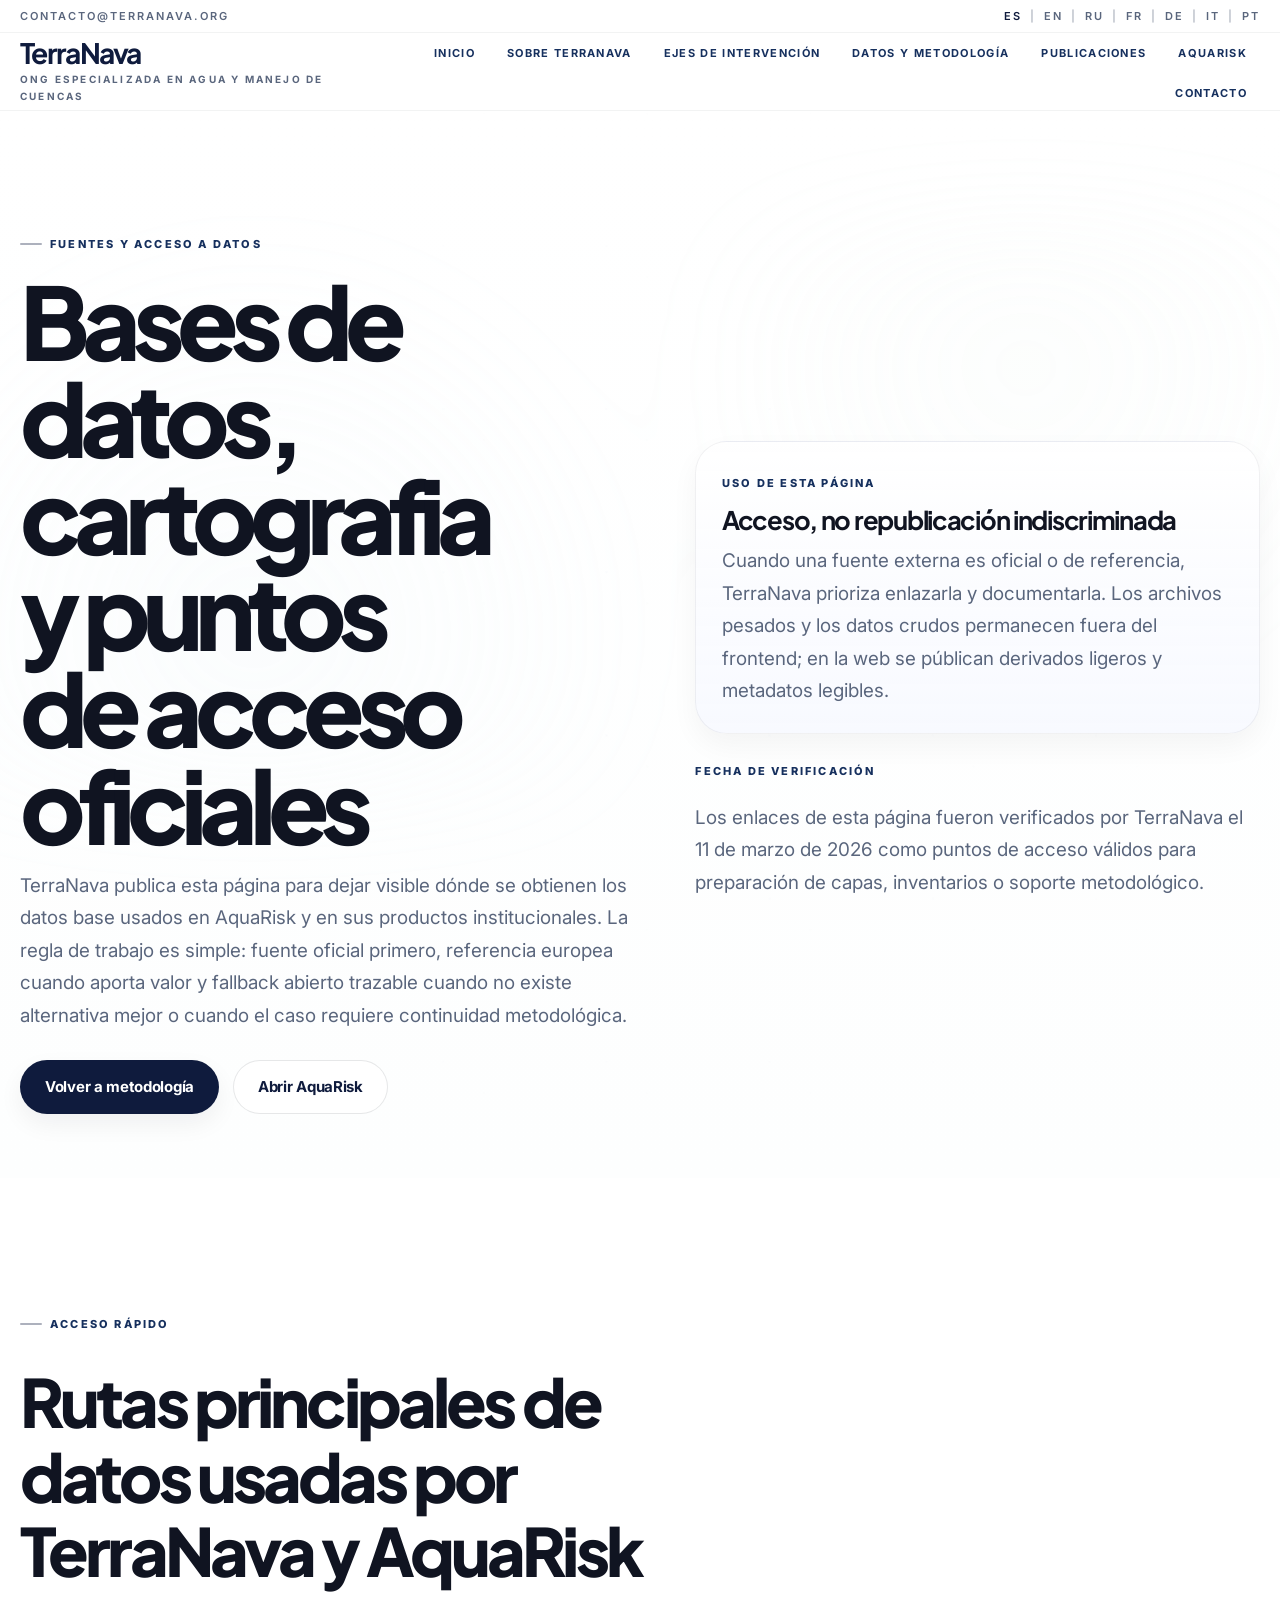
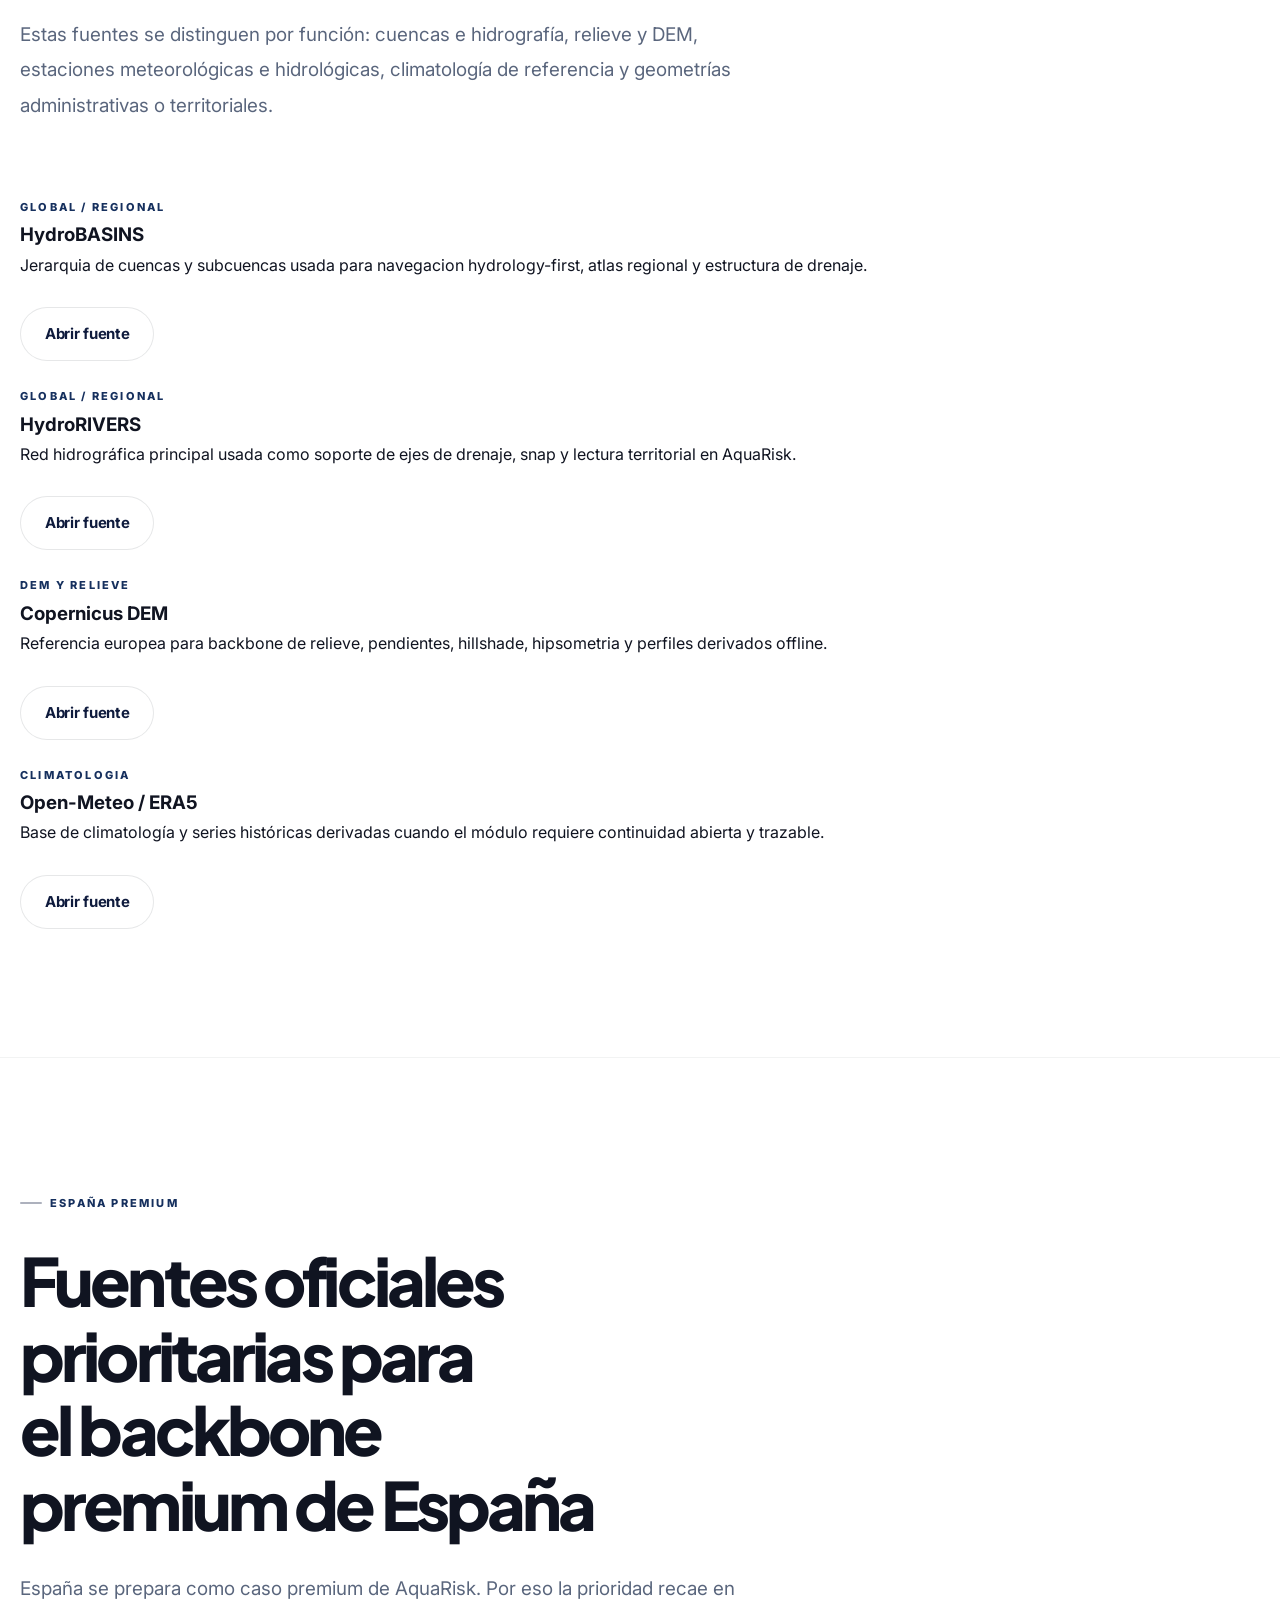
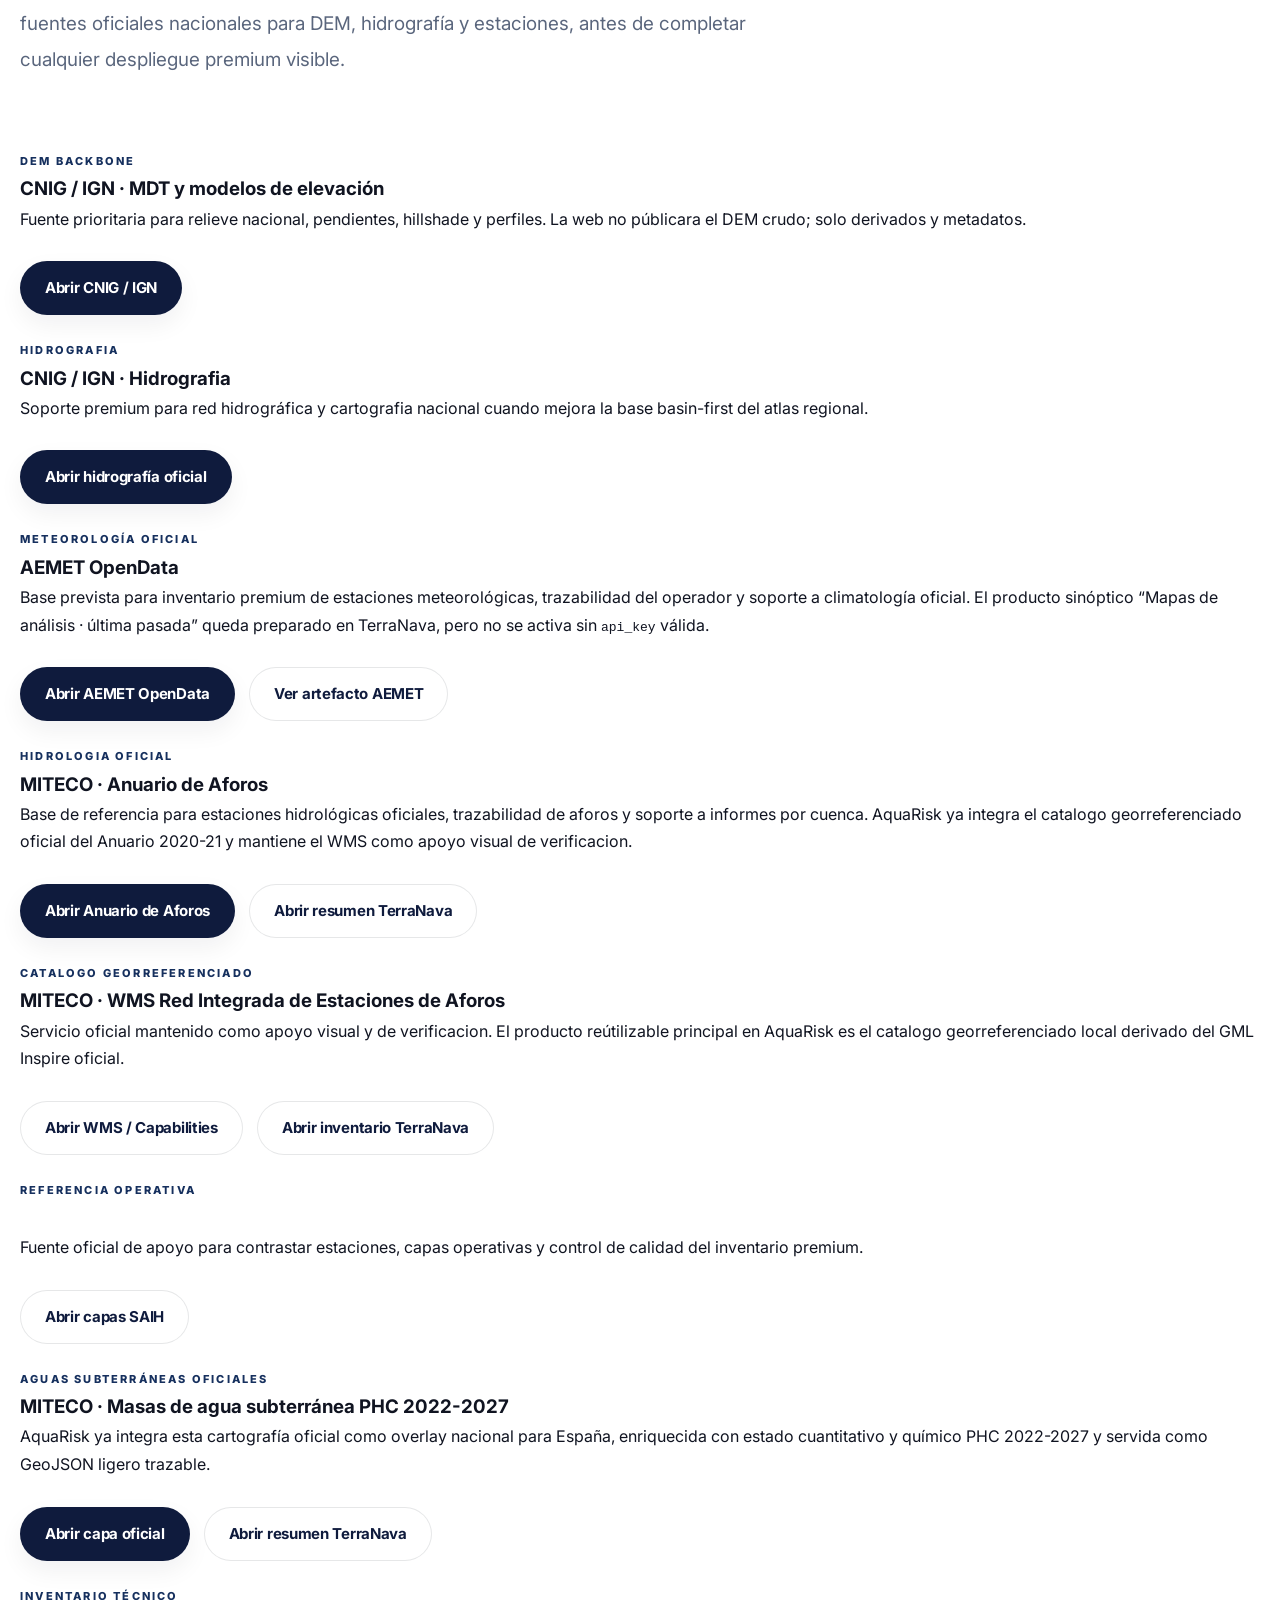
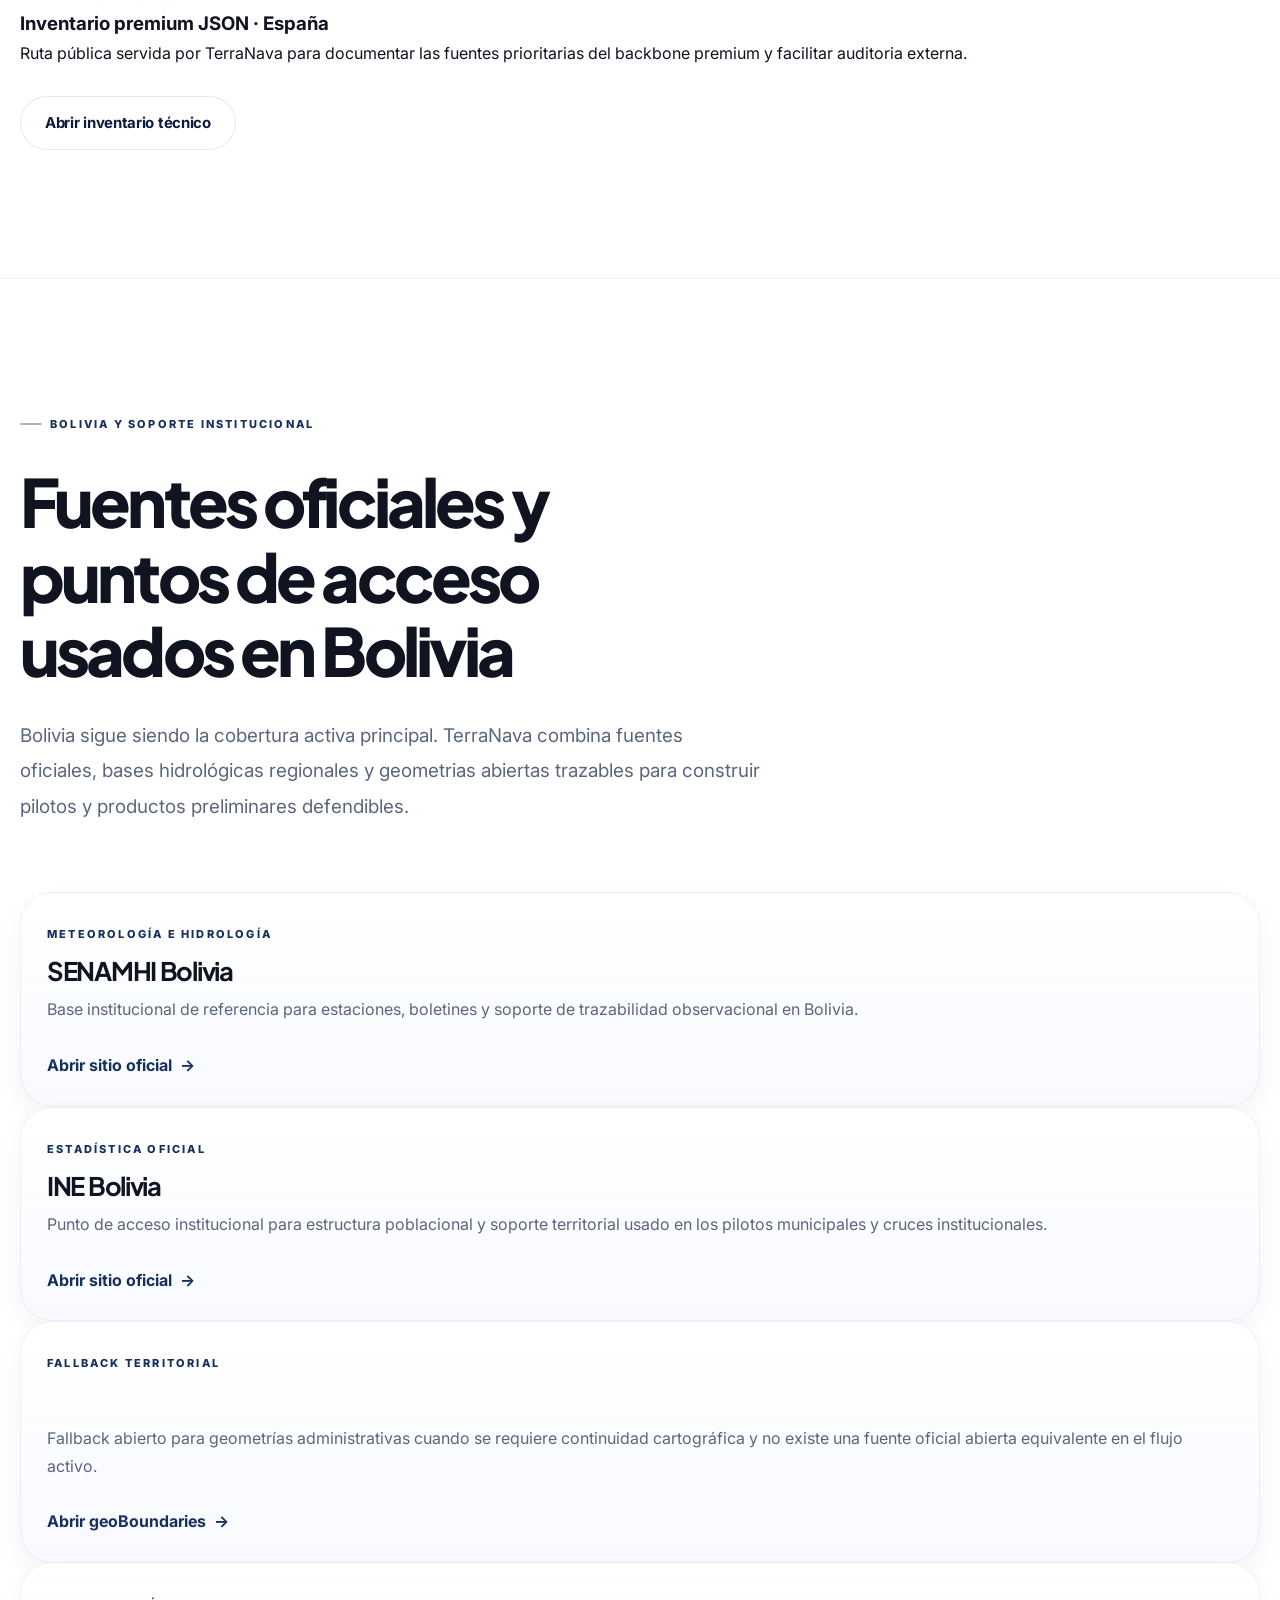
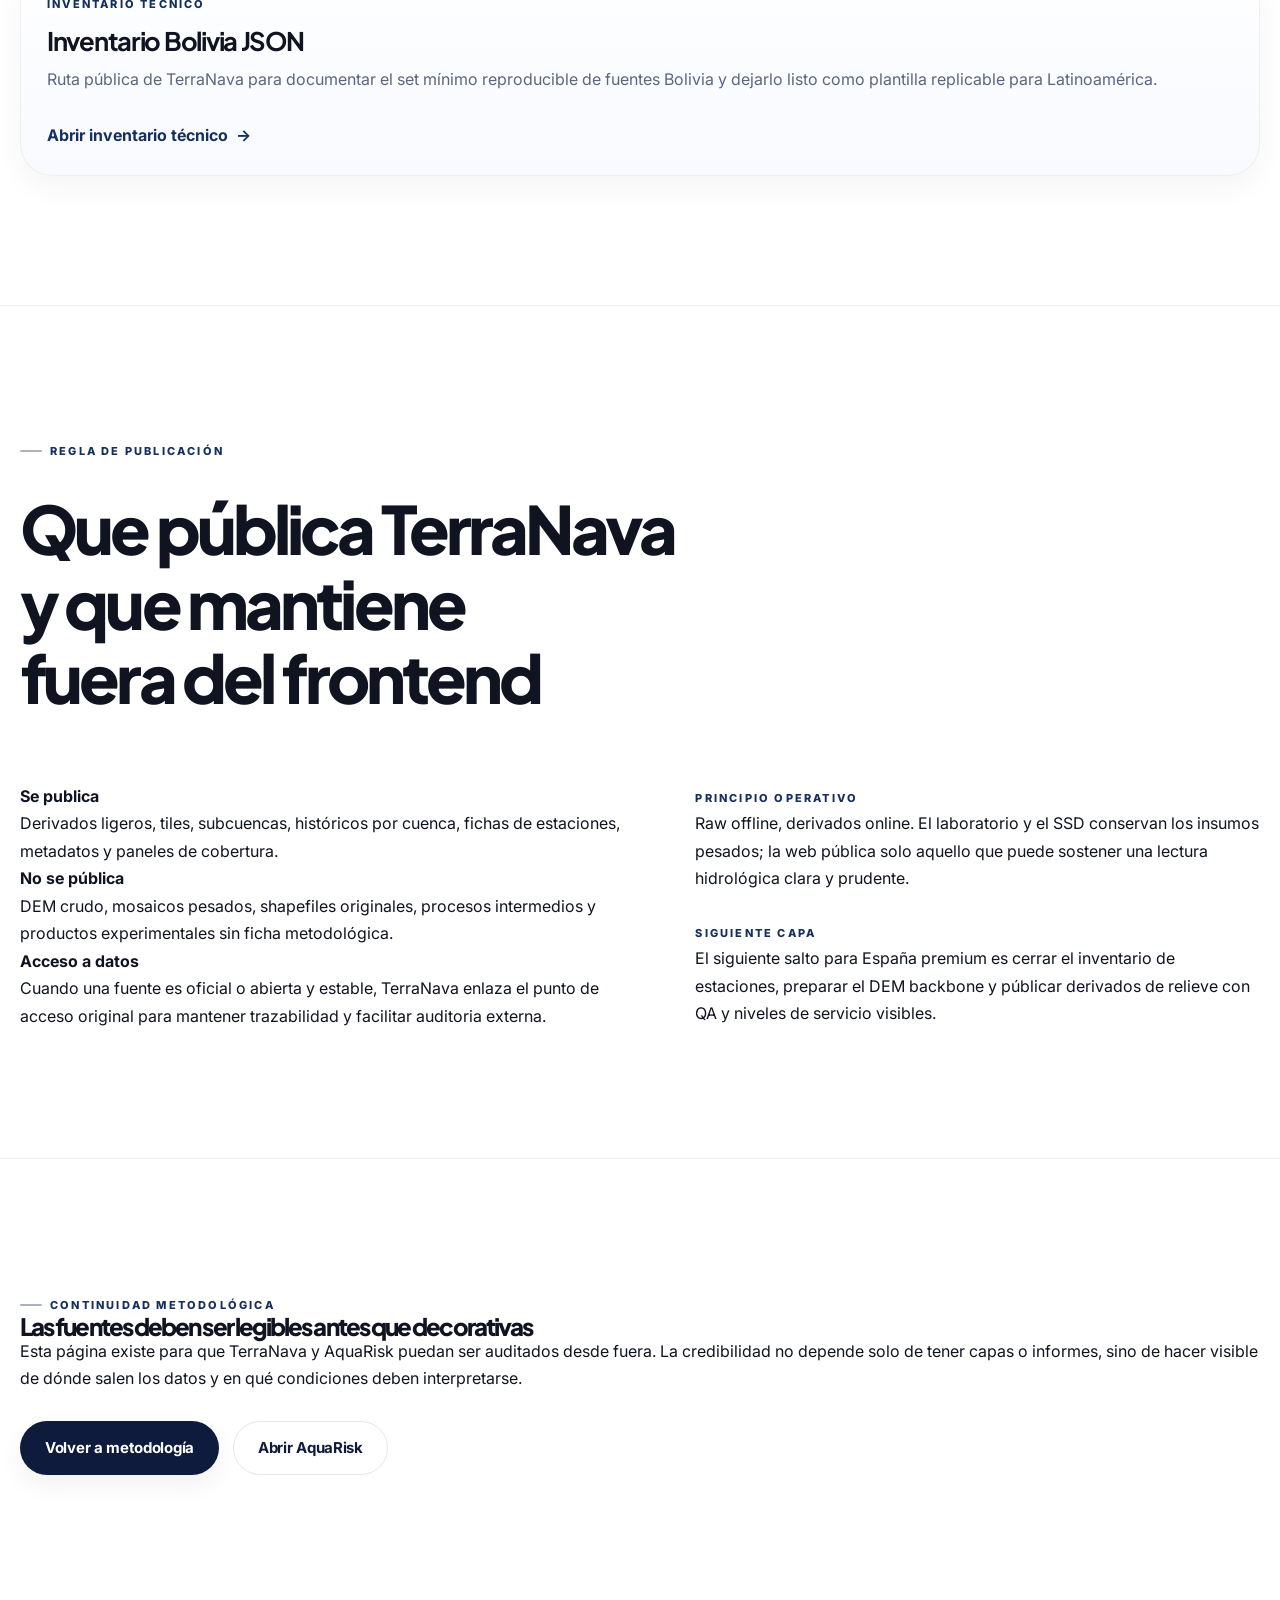
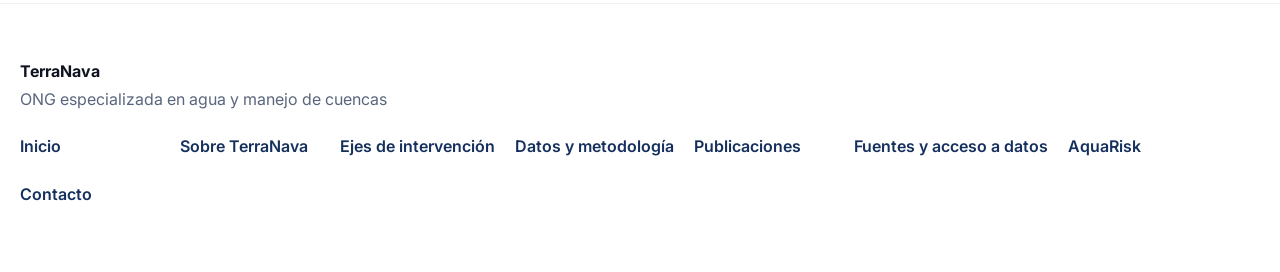
<file: terranava-site/data-sources/index.html>
<!DOCTYPE html>
<html lang="es">
<head>
<meta charset="UTF-8"/>
<meta name="viewport" content="width=device-width, initial-scale=1.0"/>
<title>Fuentes y acceso a datos | TerraNava</title>
<meta name="description" content="Fuentes oficiales, bases de datos abiertas y puntos de acceso usados por TerraNava y AquaRisk para hidrología, cuencas, relieve, estaciones y climatología."/>
<link rel="icon" href="data:image/svg+xml,%3Csvg xmlns='http://www.w3.org/2000/svg' viewBox='0 0 64 64'%3E%3Crect width='64' height='64' rx='10' fill='white'/%3E%3Cpath d='M12 38c8-8 14-5 20-10 6-5 12-3 20-10' fill='none' stroke='%230f4c97' stroke-width='4' stroke-linecap='round'/%3E%3Cpath d='M12 46c8-8 14-5 20-10 6-5 12-3 20-10' fill='none' stroke='%2317365d' stroke-width='2.8' stroke-linecap='round' opacity='.45'/%3E%3C/svg%3E"/>
<link rel="stylesheet" href="/assets/site.css?v=20260319-1"/>
</head>
<body data-page="data-sources">
<div class="topbar">
  <div class="shell">
    <div class="topbar-row">
      <div class="topbar-copy"><a href="mailto:contacto@terranava.org">contacto@terranava.org</a></div>
      <div class="lang-switcher" aria-label="Seleccion de idioma">
        <a data-lang="es" href="/data-sources/">ES</a><span>|</span>
        <a data-lang="en" href="/data-sources/">EN</a><span>|</span>
        <a data-lang="ru" href="/data-sources/">RU</a><span>|</span>
        <a data-lang="fr" href="/data-sources/">FR</a><span>|</span>
        <a data-lang="de" href="/data-sources/">DE</a><span>|</span>
        <a data-lang="it" href="/data-sources/">IT</a><span>|</span>
        <a data-lang="pt" href="/data-sources/">PT</a>
      </div>
    </div>
  </div>
</div>

<header class="site-header">
  <div class="shell">
    <div class="header-row">
      <a class="brand" href="/">
        <div class="brand-copy">
          <strong>TerraNava</strong>
          <span>ONG especializada en agua y manejo de cuencas</span>
        </div>
      </a>
      <nav class="nav" aria-label="Navegacion principal">
        <a href="/">Inicio</a>
        <a href="/about/">Sobre TerraNava</a>
        <a href="/services/">Ejes de intervención</a>
        <a href="/methodology/">Datos y metodología</a>
        <a href="/publications/">Publicaciones</a>
        <a href="/aquarisk/">AquaRisk</a>
        <a href="/contact/">Contacto</a>
      </nav>
    </div>
  </div>
</header>

<main>
  <section class="hero">
    <div class="shell hero-inner">
      <div class="hero-grid">
        <div>
          <div class="eyebrow">Fuentes y acceso a datos</div>
          <h1 class="page-title">Bases de datos, cartografia y puntos de acceso oficiales</h1>
          <p class="lead">TerraNava publica esta página para dejar visible dónde se obtienen los datos base usados en AquaRisk y en sus productos institucionales. La regla de trabajo es simple: fuente oficial primero, referencia europea cuando aporta valor y fallback abierto trazable cuando no existe alternativa mejor o cuando el caso requiere continuidad metodológica.</p>
          <div class="action-row">
            <a class="button button-primary" href="/methodology/">Volver a metodología</a>
            <a class="button button-secondary" href="/aquarisk/">Abrir AquaRisk</a>
          </div>
        </div>
        <div class="stack">
          <article class="note-panel">
            <div class="fact-label">Uso de esta página</div>
            <h3>Acceso, no republicación indiscriminada</h3>
            <p>Cuando una fuente externa es oficial o de referencia, TerraNava prioriza enlazarla y documentarla. Los archivos pesados y los datos crudos permanecen fuera del frontend; en la web se públican derivados ligeros y metadatos legibles.</p>
          </article>
          <article class="brief-panel">
            <div class="fact-label">Fecha de verificación</div>
            <p>Los enlaces de esta página fueron verificados por TerraNava el 11 de marzo de 2026 como puntos de acceso válidos para preparación de capas, inventarios o soporte metodológico.</p>
          </article>
        </div>
      </div>
    </div>
  </section>

  <section class="section" id="global-regional-sources">
    <div class="shell">
      <div class="section-head">
        <div class="eyebrow">Acceso rápido</div>
        <h2>Rutas principales de datos usadas por TerraNava y AquaRisk</h2>
        <p class="lead">Estas fuentes se distinguen por función: cuencas e hidrografía, relieve y DEM, estaciones meteorológicas e hidrológicas, climatología de referencia y geometrías administrativas o territoriales.</p>
      </div>
      <div class="method-grid">
        <article class="method-box">
          <div class="fact-label">Global / regional</div>
          <h3>HydroBASINS</h3>
          <p>Jerarquia de cuencas y subcuencas usada para navegacion hydrology-first, atlas regional y estructura de drenaje.</p>
          <div class="action-row"><a class="button button-secondary" href="https://www.hydrosheds.org/products/hydrobasins" target="_blank" rel="noopener noreferrer">Abrir fuente</a></div>
        </article>
        <article class="method-box">
          <div class="fact-label">Global / regional</div>
          <h3>HydroRIVERS</h3>
          <p>Red hidrográfica principal usada como soporte de ejes de drenaje, snap y lectura territorial en AquaRisk.</p>
          <div class="action-row"><a class="button button-secondary" href="https://www.hydrosheds.org/products/hydrorivers" target="_blank" rel="noopener noreferrer">Abrir fuente</a></div>
        </article>
        <article class="method-box">
          <div class="fact-label">DEM y relieve</div>
          <h3>Copernicus DEM</h3>
          <p>Referencia europea para backbone de relieve, pendientes, hillshade, hipsometria y perfiles derivados offline.</p>
          <div class="action-row"><a class="button button-secondary" href="https://dataspace.copernicus.eu/explore-data/data-collections/copernicus-contributing-missions/collections-description/COP-DEM" target="_blank" rel="noopener noreferrer">Abrir fuente</a></div>
        </article>
        <article class="method-box">
          <div class="fact-label">Climatologia</div>
          <h3>Open-Meteo / ERA5</h3>
          <p>Base de climatología y series históricas derivadas cuando el módulo requiere continuidad abierta y trazable.</p>
          <div class="action-row"><a class="button button-secondary" href="https://open-meteo.com/" target="_blank" rel="noopener noreferrer">Abrir fuente</a></div>
        </article>
      </div>
    </div>
  </section>

  <section class="section section-alt" id="spain-premium">
    <div class="shell">
      <div class="section-head">
        <div class="eyebrow">España premium</div>
        <h2>Fuentes oficiales prioritarias para el backbone premium de España</h2>
        <p class="lead">España se prepara como caso premium de AquaRisk. Por eso la prioridad recae en fuentes oficiales nacionales para DEM, hidrografía y estaciones, antes de completar cualquier despliegue premium visible.</p>
      </div>
      <div class="method-grid">
        <article class="method-box">
          <div class="fact-label">DEM backbone</div>
          <h3>CNIG / IGN · MDT y modelos de elevación</h3>
          <p>Fuente prioritaria para relieve nacional, pendientes, hillshade y perfiles. La web no públicara el DEM crudo; solo derivados y metadatos.</p>
          <div class="action-row"><a class="button button-primary" href="https://centrodedescargas.cnig.es/CentroDescargas/modelos-digitales-elevaciones" target="_blank" rel="noopener noreferrer">Abrir CNIG / IGN</a></div>
        </article>
        <article class="method-box">
          <div class="fact-label">Hidrografia</div>
          <h3>CNIG / IGN · Hidrografia</h3>
          <p>Soporte premium para red hidrográfica y cartografia nacional cuando mejora la base basin-first del atlas regional.</p>
          <div class="action-row"><a class="button button-primary" href="https://centrodedescargas.cnig.es/CentroDescargas/hidrografia" target="_blank" rel="noopener noreferrer">Abrir hidrografía oficial</a></div>
        </article>
        <article class="method-box">
          <div class="fact-label">Meteorología oficial</div>
          <h3>AEMET OpenData</h3>
          <p>Base prevista para inventario premium de estaciones meteorológicas, trazabilidad del operador y soporte a climatología oficial. El producto sinóptico “Mapas de análisis · última pasada” queda preparado en TerraNava, pero no se activa sin <code>api_key</code> válida.</p>
          <div class="action-row"><a class="button button-primary" href="https://www.aemet.es/es/datos_abiertos/AEMET_OpenData" target="_blank" rel="noopener noreferrer">Abrir AEMET OpenData</a><a class="button button-secondary" href="/aquarisk-data/weather/spain/aemet-analysis-latest.v1.json" target="_blank" rel="noopener noreferrer">Ver artefacto AEMET</a></div>
        </article>
        <article class="method-box">
          <div class="fact-label">Hidrologia oficial</div>
          <h3>MITECO · Anuario de Aforos</h3>
          <p>Base de referencia para estaciones hidrológicas oficiales, trazabilidad de aforos y soporte a informes por cuenca. AquaRisk ya integra el catalogo georreferenciado oficial del Anuario 2020-21 y mantiene el WMS como apoyo visual de verificacion.</p>
          <div class="action-row"><a class="button button-primary" href="https://www.miteco.gob.es/es/cartografia-y-sig/ide/descargas/agua/anuario-de-aforos.html" target="_blank" rel="noopener noreferrer">Abrir Anuario de Aforos</a><a class="button button-secondary" href="/aquarisk-data/stations/spain/summary.v1.json" target="_blank" rel="noopener noreferrer">Abrir resumen TerraNava</a></div>
        </article>
        <article class="method-box">
          <div class="fact-label">Catalogo georreferenciado</div>
          <h3>MITECO · WMS Red Integrada de Estaciones de Aforos</h3>
          <p>Servicio oficial mantenido como apoyo visual y de verificacion. El producto reútilizable principal en AquaRisk es el catalogo georreferenciado local derivado del GML Inspire oficial.</p>
          <div class="action-row"><a class="button button-secondary" href="https://wms.mapama.gob.es/sig/Agua/Aforos/wms.aspx?request=GetCapabilities&Service=WMS" target="_blank" rel="noopener noreferrer">Abrir WMS / Capabilities</a><a class="button button-secondary" href="/aquarisk-data/stations/spain/inventory.v1.json" target="_blank" rel="noopener noreferrer">Abrir inventario TerraNava</a></div>
        </article>
        <article class="method-box">
          <div class="fact-label">Referencia operativa</div>
          <h3>MITECO · Capas SAIH</h3>
          <p>Fuente oficial de apoyo para contrastar estaciones, capas operativas y control de calidad del inventario premium.</p>
          <div class="action-row"><a class="button button-secondary" href="https://www.miteco.gob.es/en/cartografia-y-sig/ide/descargas/agua/capas-saih.html" target="_blank" rel="noopener noreferrer">Abrir capas SAIH</a></div>
        </article>
        <article class="method-box">
          <div class="fact-label">Aguas subterráneas oficiales</div>
          <h3>MITECO · Masas de agua subterránea PHC 2022-2027</h3>
          <p>AquaRisk ya integra esta cartografía oficial como overlay nacional para España, enriquecida con estado cuantitativo y químico PHC 2022-2027 y servida como GeoJSON ligero trazable.</p>
          <div class="action-row"><a class="button button-primary" href="https://sig.mapama.gob.es/arcgis/rest/services/25830/WMS_Agua/MapServer/58?f=pjson" target="_blank" rel="noopener noreferrer">Abrir capa oficial</a><a class="button button-secondary" href="/aquarisk-data/groundwater/spain/summary.v1.json" target="_blank" rel="noopener noreferrer">Abrir resumen TerraNava</a></div>
        </article>
        <article class="method-box">
          <div class="fact-label">Inventario técnico</div>
          <h3>Inventario premium JSON · España</h3>
          <p>Ruta pública servida por TerraNava para documentar las fuentes prioritarias del backbone premium y facilitar auditoria externa.</p>
          <div class="action-row"><a class="button button-secondary" href="/aquarisk-data/reference/spain/source-inventory.v1.json" target="_blank" rel="noopener noreferrer">Abrir inventario técnico</a></div>
        </article>
      </div>
    </div>
  </section>

  <section class="section" id="bolivia-sources">
    <div class="shell">
      <div class="section-head">
        <div class="eyebrow">Bolivia y soporte institucional</div>
        <h2>Fuentes oficiales y puntos de acceso usados en Bolivia</h2>
        <p class="lead">Bolivia sigue siendo la cobertura activa principal. TerraNava combina fuentes oficiales, bases hidrológicas regionales y geometrias abiertas trazables para construir pilotos y productos preliminares defendibles.</p>
      </div>
      <div class="brief-grid">
        <article class="fact-block">
          <div class="fact-label">Meteorología e hidrología</div>
          <h3>SENAMHI Bolivia</h3>
          <p>Base institucional de referencia para estaciones, boletines y soporte de trazabilidad observacional en Bolivia.</p>
          <div class="action-row"><a class="text-link" href="https://senamhi.gob.bo/" target="_blank" rel="noopener noreferrer">Abrir sitio oficial</a></div>
        </article>
        <article class="fact-block">
          <div class="fact-label">Estadística oficial</div>
          <h3>INE Bolivia</h3>
          <p>Punto de acceso institucional para estructura poblacional y soporte territorial usado en los pilotos municipales y cruces institucionales.</p>
          <div class="action-row"><a class="text-link" href="https://www.ine.gob.bo/" target="_blank" rel="noopener noreferrer">Abrir sitio oficial</a></div>
        </article>
        <article class="fact-block">
          <div class="fact-label">Fallback territorial</div>
          <h3>geoBoundaries</h3>
          <p>Fallback abierto para geometrías administrativas cuando se requiere continuidad cartográfica y no existe una fuente oficial abierta equivalente en el flujo activo.</p>
          <div class="action-row"><a class="text-link" href="https://www.geoboundaries.org/" target="_blank" rel="noopener noreferrer">Abrir geoBoundaries</a></div>
        </article>
        <article class="fact-block">
          <div class="fact-label">Inventario técnico</div>
          <h3>Inventario Bolivia JSON</h3>
          <p>Ruta pública de TerraNava para documentar el set mínimo reproducible de fuentes Bolivia y dejarlo listo como plantilla replicable para Latinoamérica.</p>
          <div class="action-row"><a class="text-link" href="/aquarisk-data/reference/bolivia/source-inventory.v1.json" target="_blank" rel="noopener noreferrer">Abrir inventario técnico</a></div>
        </article>
      </div>
    </div>
  </section>

  <section class="section section-alt">
    <div class="shell">
      <div class="section-head">
        <div class="eyebrow">Regla de publicación</div>
        <h2>Que pública TerraNava y que mantiene fuera del frontend</h2>
      </div>
      <div class="document-grid">
        <div>
          <div class="meta-list">
            <div class="meta-item">
              <strong>Se publica</strong>
              <p>Derivados ligeros, tiles, subcuencas, históricos por cuenca, fichas de estaciones, metadatos y paneles de cobertura.</p>
            </div>
            <div class="meta-item">
              <strong>No se pública</strong>
              <p>DEM crudo, mosaicos pesados, shapefiles originales, procesos intermedios y productos experimentales sin ficha metodológica.</p>
            </div>
            <div class="meta-item">
              <strong>Acceso a datos</strong>
              <p>Cuando una fuente es oficial o abierta y estable, TerraNava enlaza el punto de acceso original para mantener trazabilidad y facilitar auditoria externa.</p>
            </div>
          </div>
        </div>
        <div class="stack">
          <article class="brief-panel">
            <div class="fact-label">Principio operativo</div>
            <p>Raw offline, derivados online. El laboratorio y el SSD conservan los insumos pesados; la web pública solo aquello que puede sostener una lectura hidrológica clara y prudente.</p>
          </article>
          <article class="brief-panel">
            <div class="fact-label">Siguiente capa</div>
            <p>El siguiente salto para España premium es cerrar el inventario de estaciones, preparar el DEM backbone y públicar derivados de relieve con QA y niveles de servicio visibles.</p>
          </article>
        </div>
      </div>
    </div>
  </section>

  <section class="section">
    <div class="shell">
      <div class="closing-banner">
        <div>
          <div class="eyebrow">Continuidad metodológica</div>
          <h2>Las fuentes deben ser legibles antes que decorativas</h2>
          <p>Esta página existe para que TerraNava y AquaRisk puedan ser auditados desde fuera. La credibilidad no depende solo de tener capas o informes, sino de hacer visible de dónde salen los datos y en qué condiciones deben interpretarse.</p>
        </div>
        <div class="action-row">
          <a class="button button-primary" href="/methodology/">Volver a metodología</a>
          <a class="button button-secondary" href="/aquarisk/">Abrir AquaRisk</a>
        </div>
      </div>
    </div>
  </section>
</main>

<footer class="site-footer">
  <div class="shell footer-row">
    <div>
      <strong>TerraNava</strong>
      <p>ONG especializada en agua y manejo de cuencas</p>
    </div>
    <div class="footer-links">
      <a href="/">Inicio</a>
      <a href="/about/">Sobre TerraNava</a>
      <a href="/services/">Ejes de intervención</a>
      <a href="/methodology/">Datos y metodología</a>
      <a href="/publications/">Publicaciones</a>
      <a href="/data-sources/">Fuentes y acceso a datos</a>
      <a href="/aquarisk/">AquaRisk</a>
      <a href="/contact/">Contacto</a>
    </div>
  </div>
</footer>

<script src="/assets/site.js?v=20260319-1"></script>
</body>
</html>
</file>
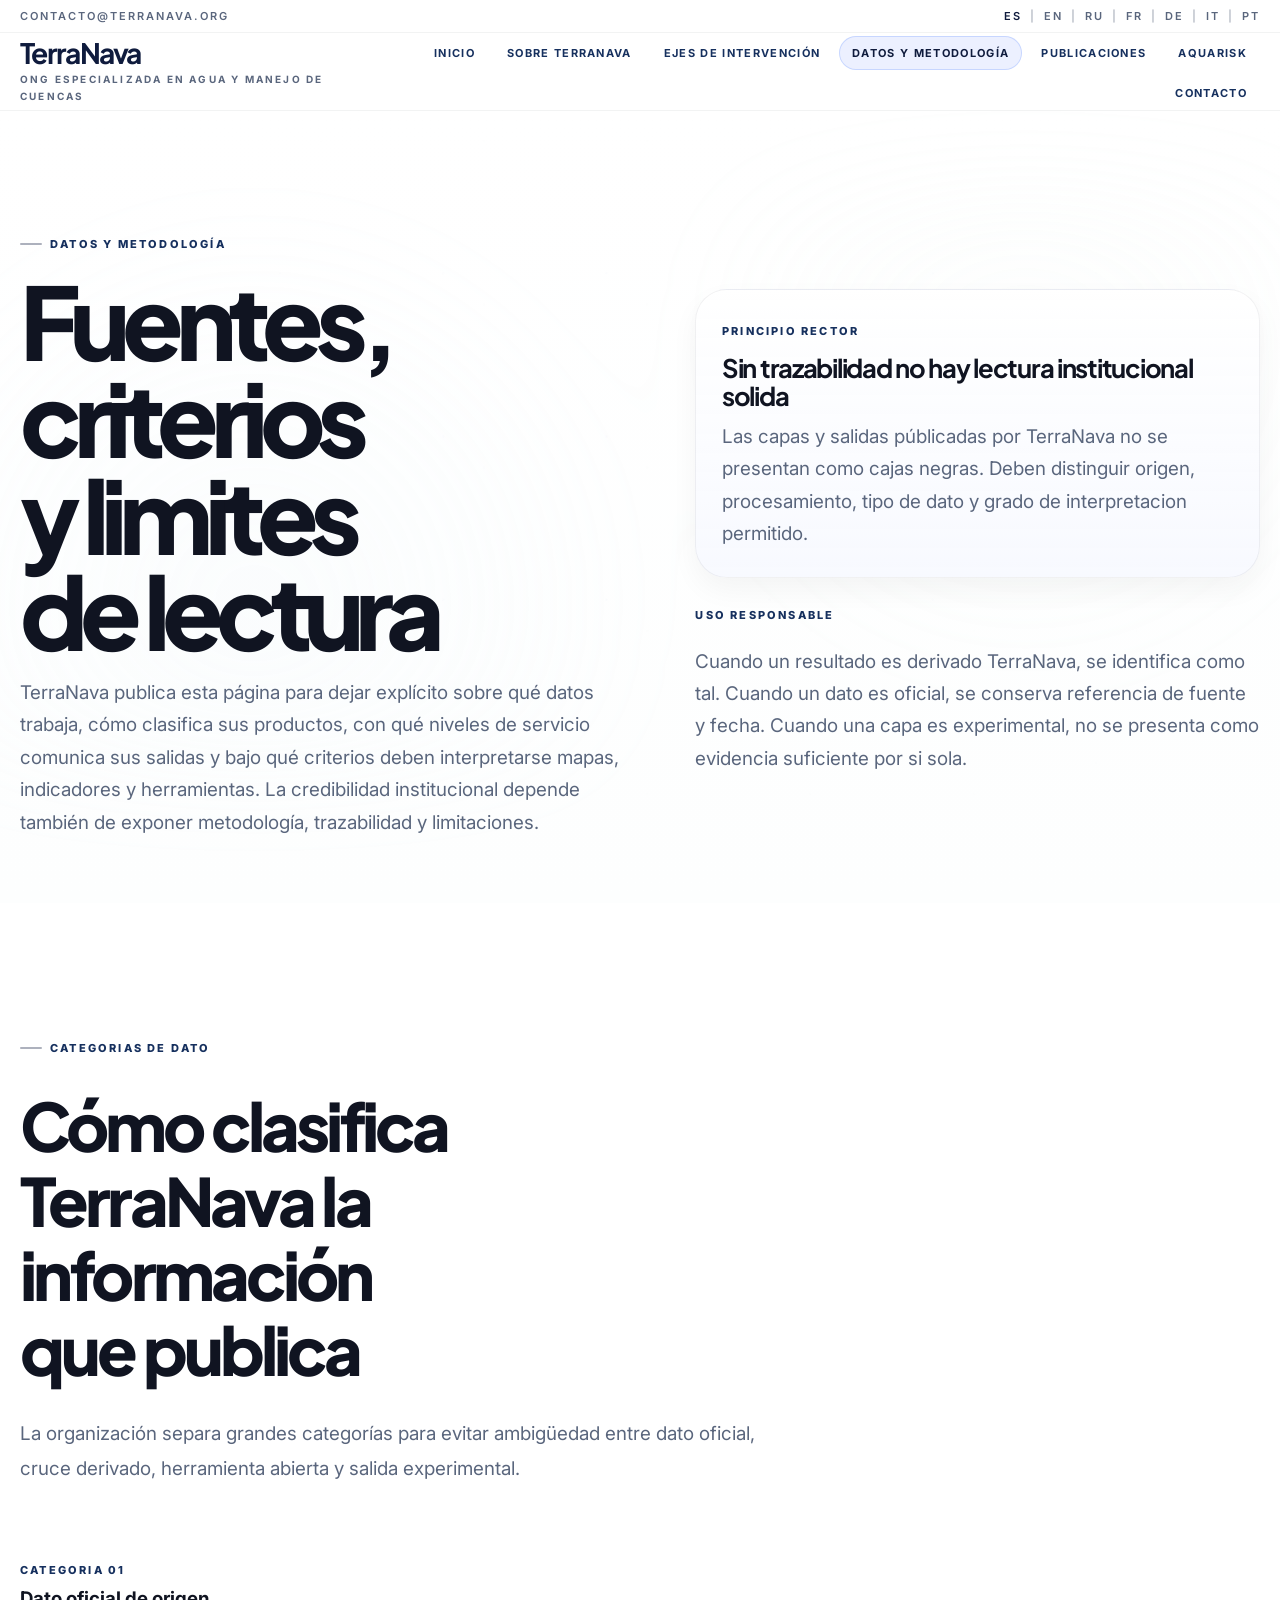
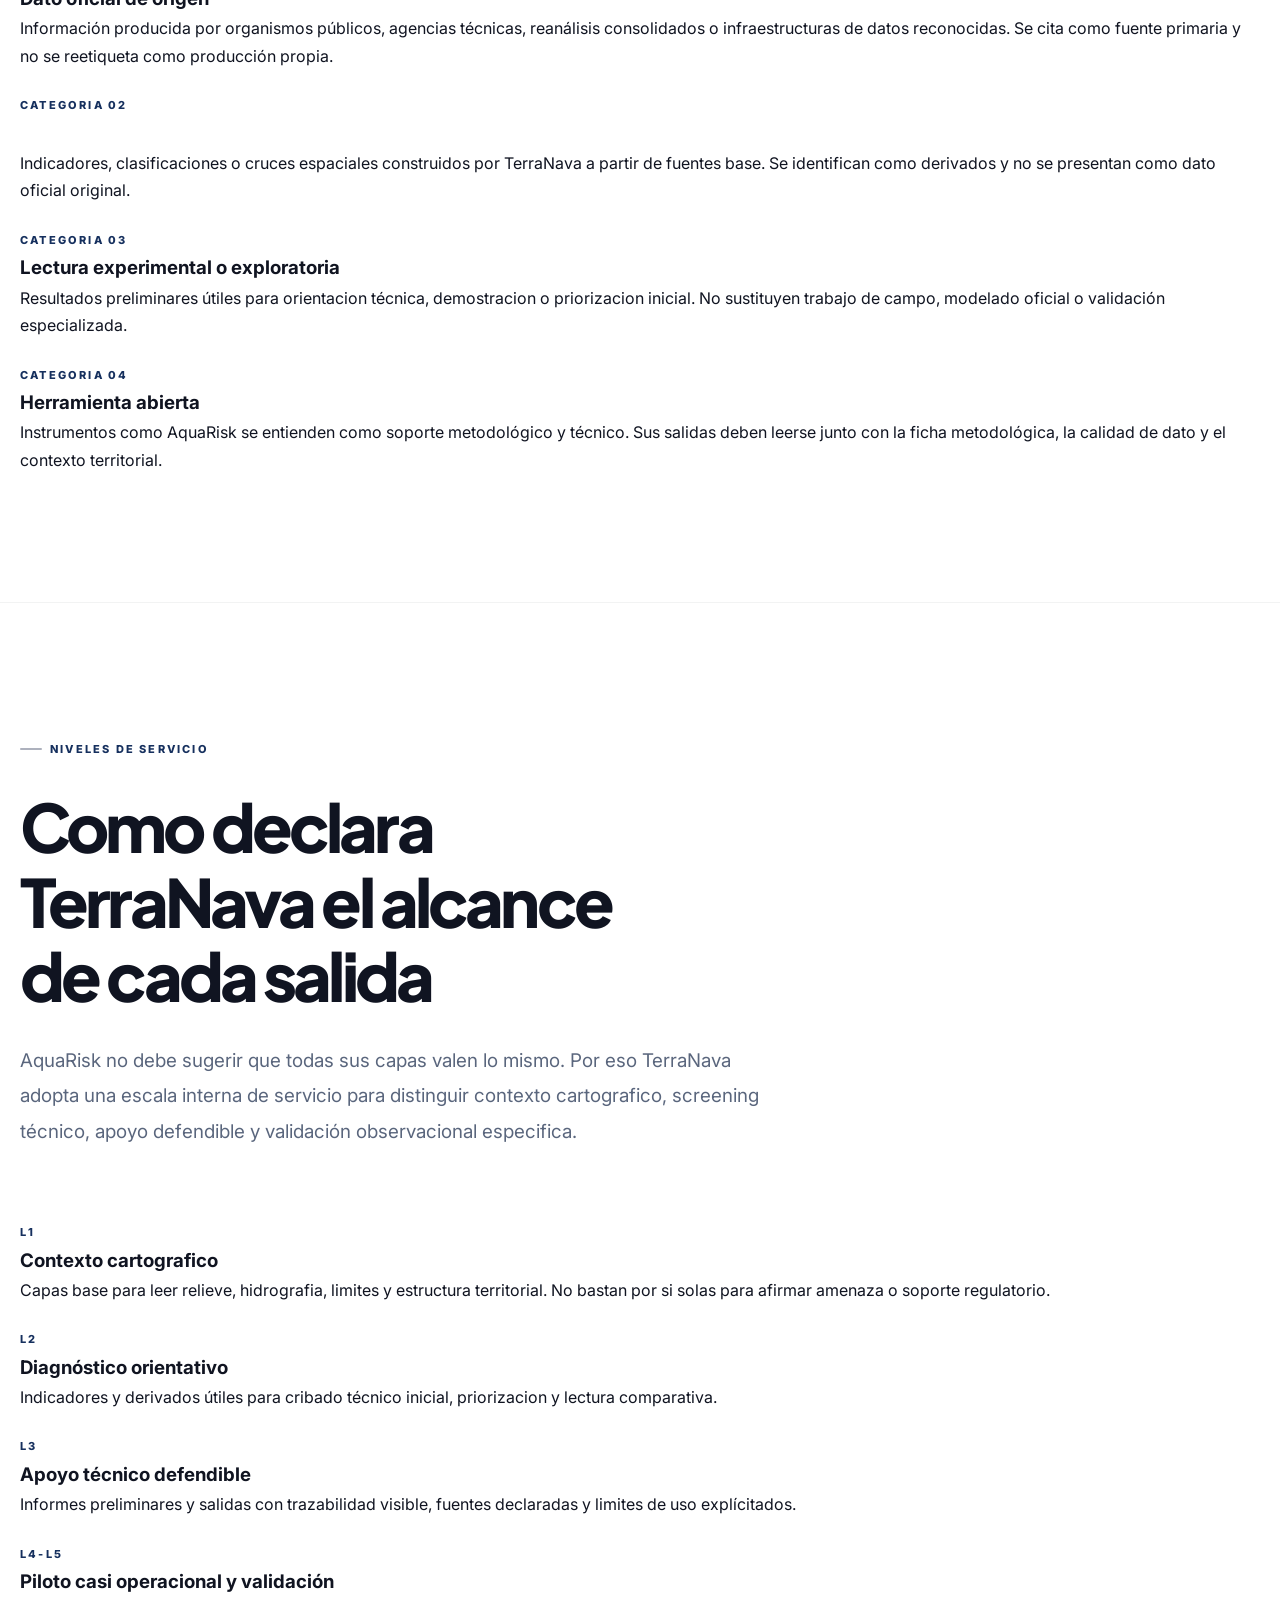
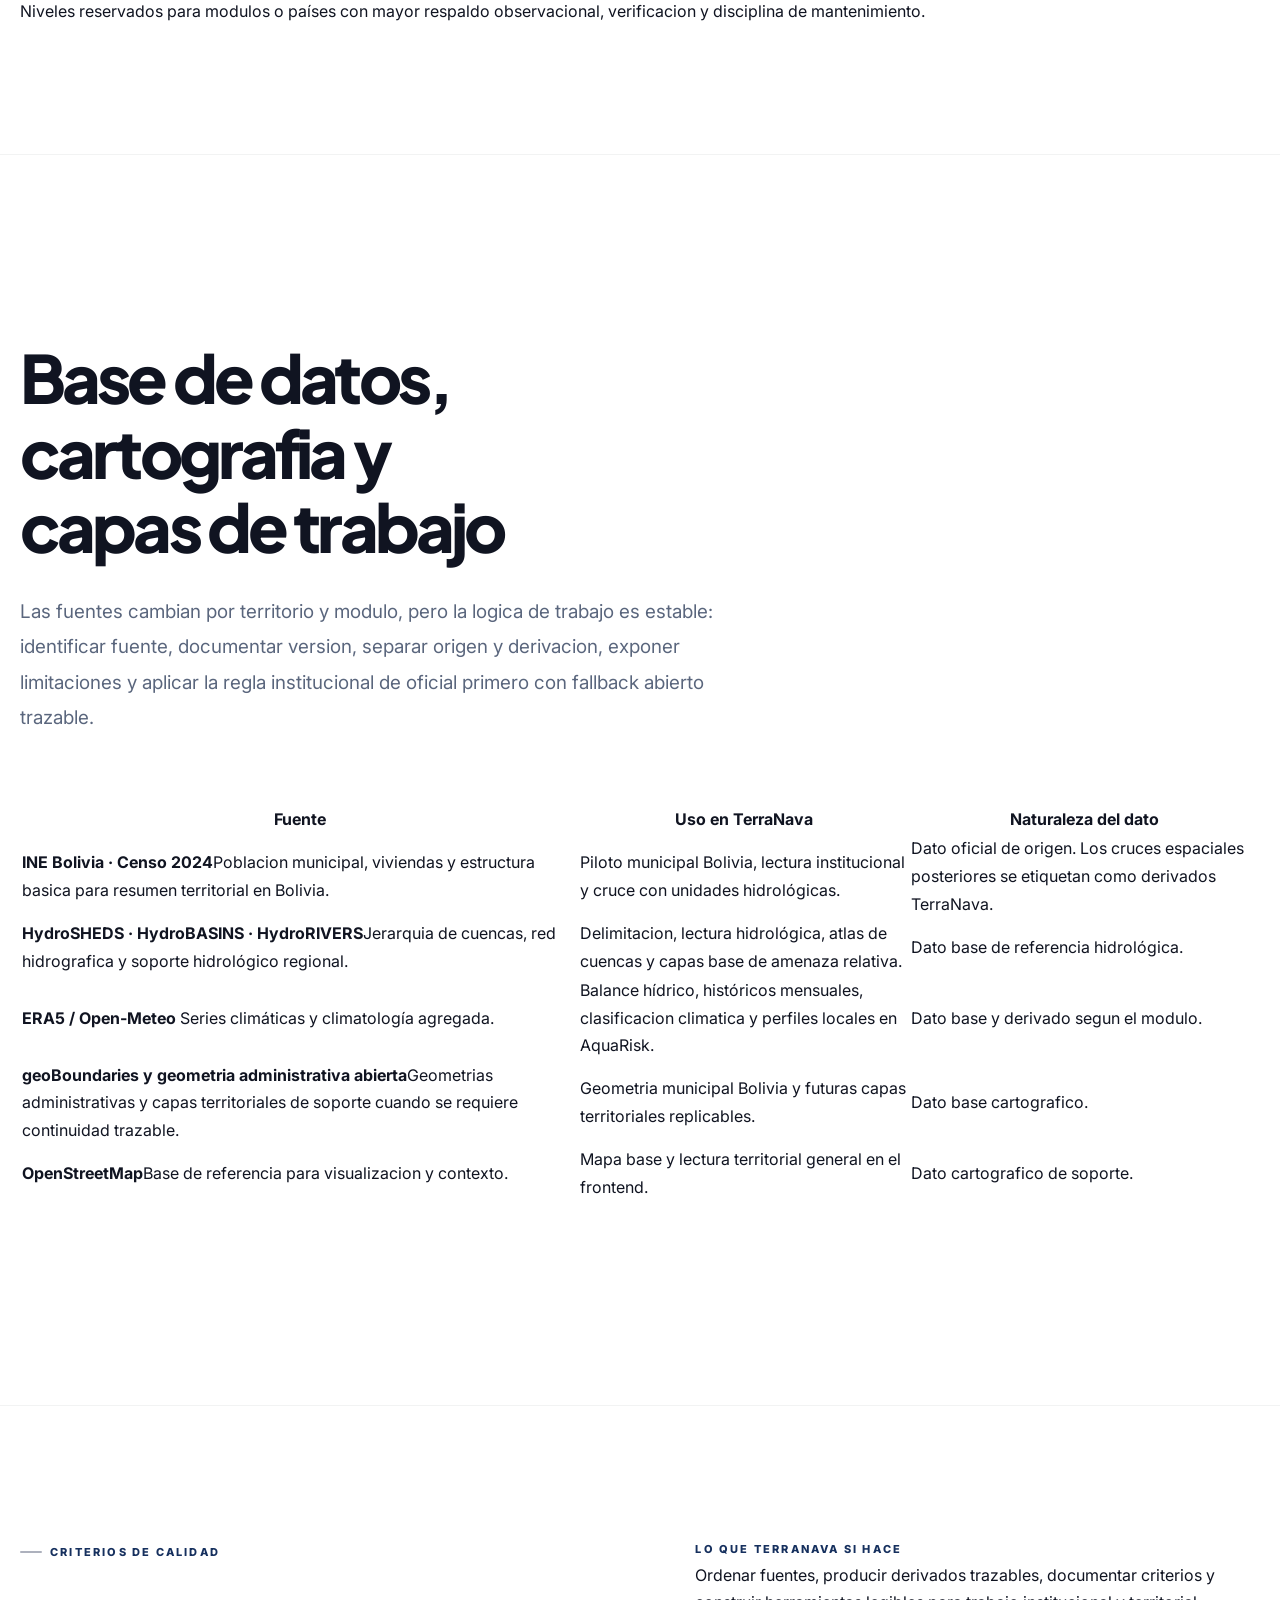
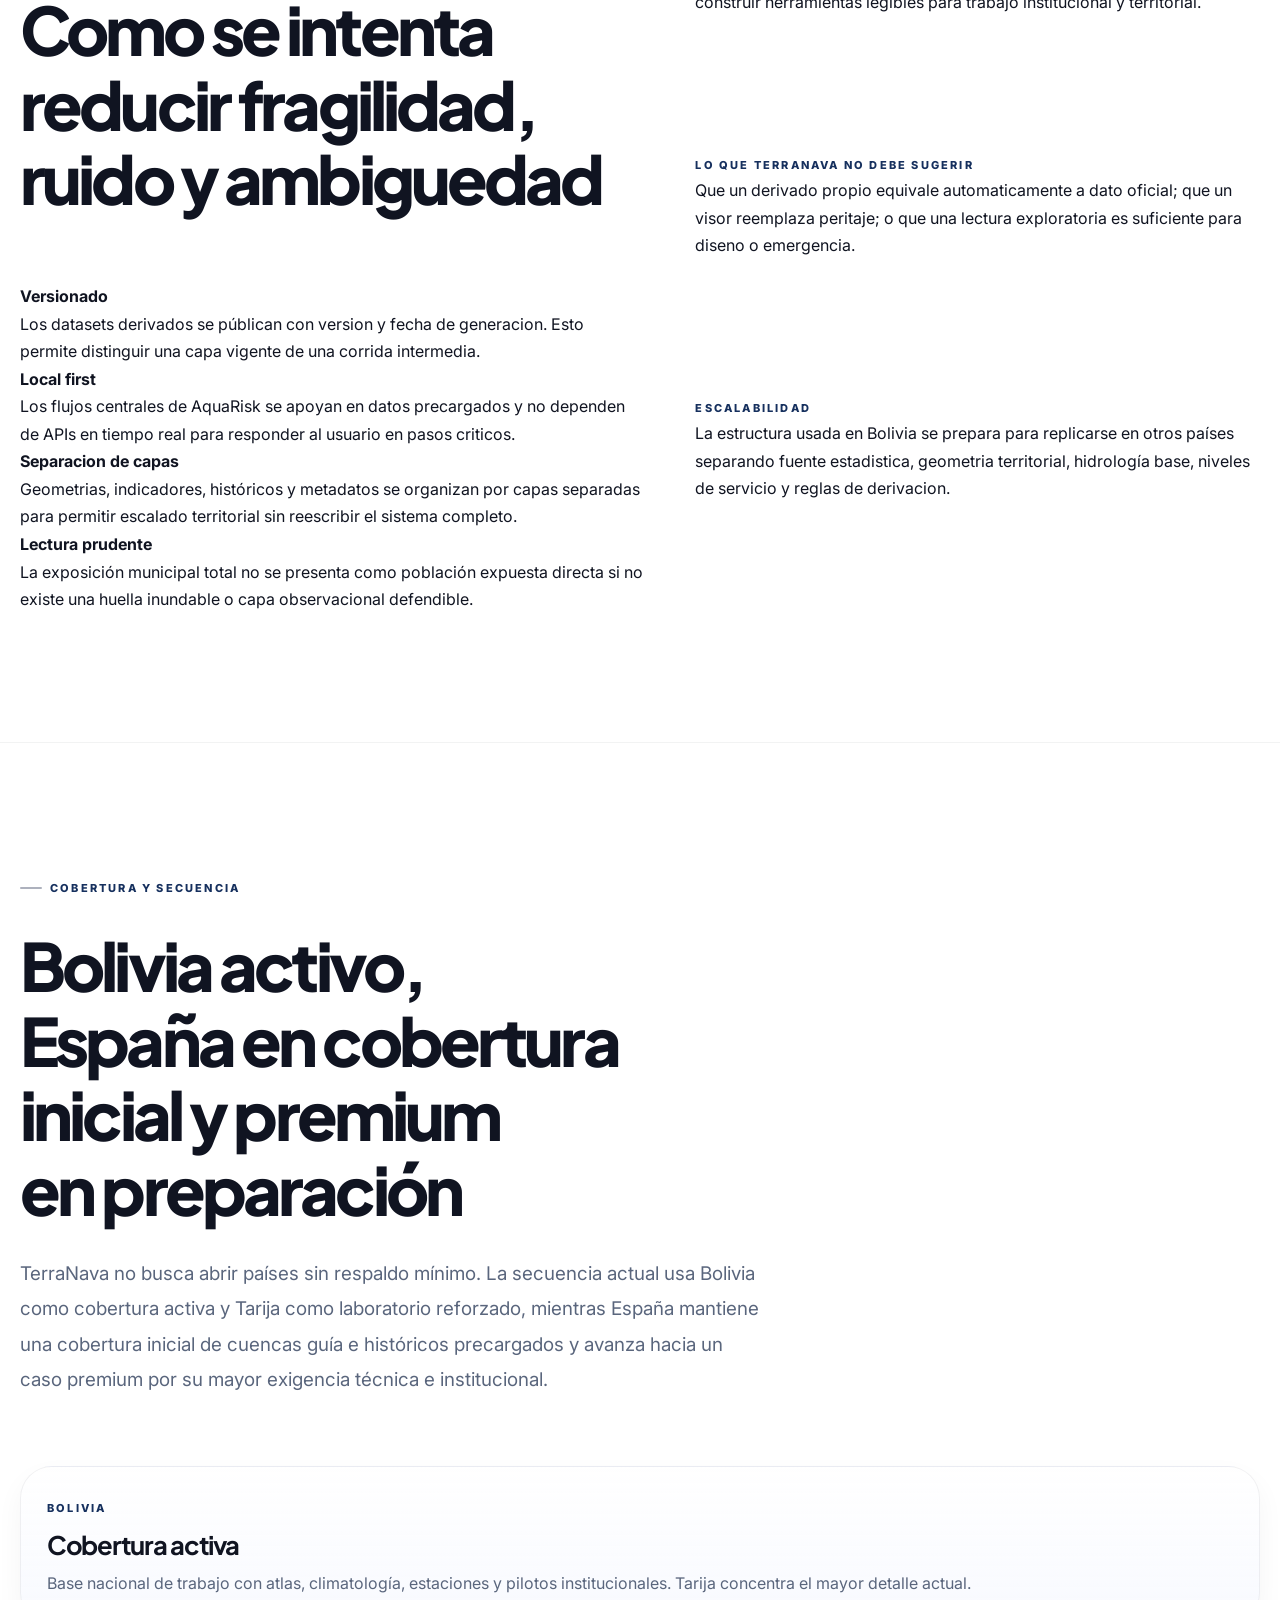
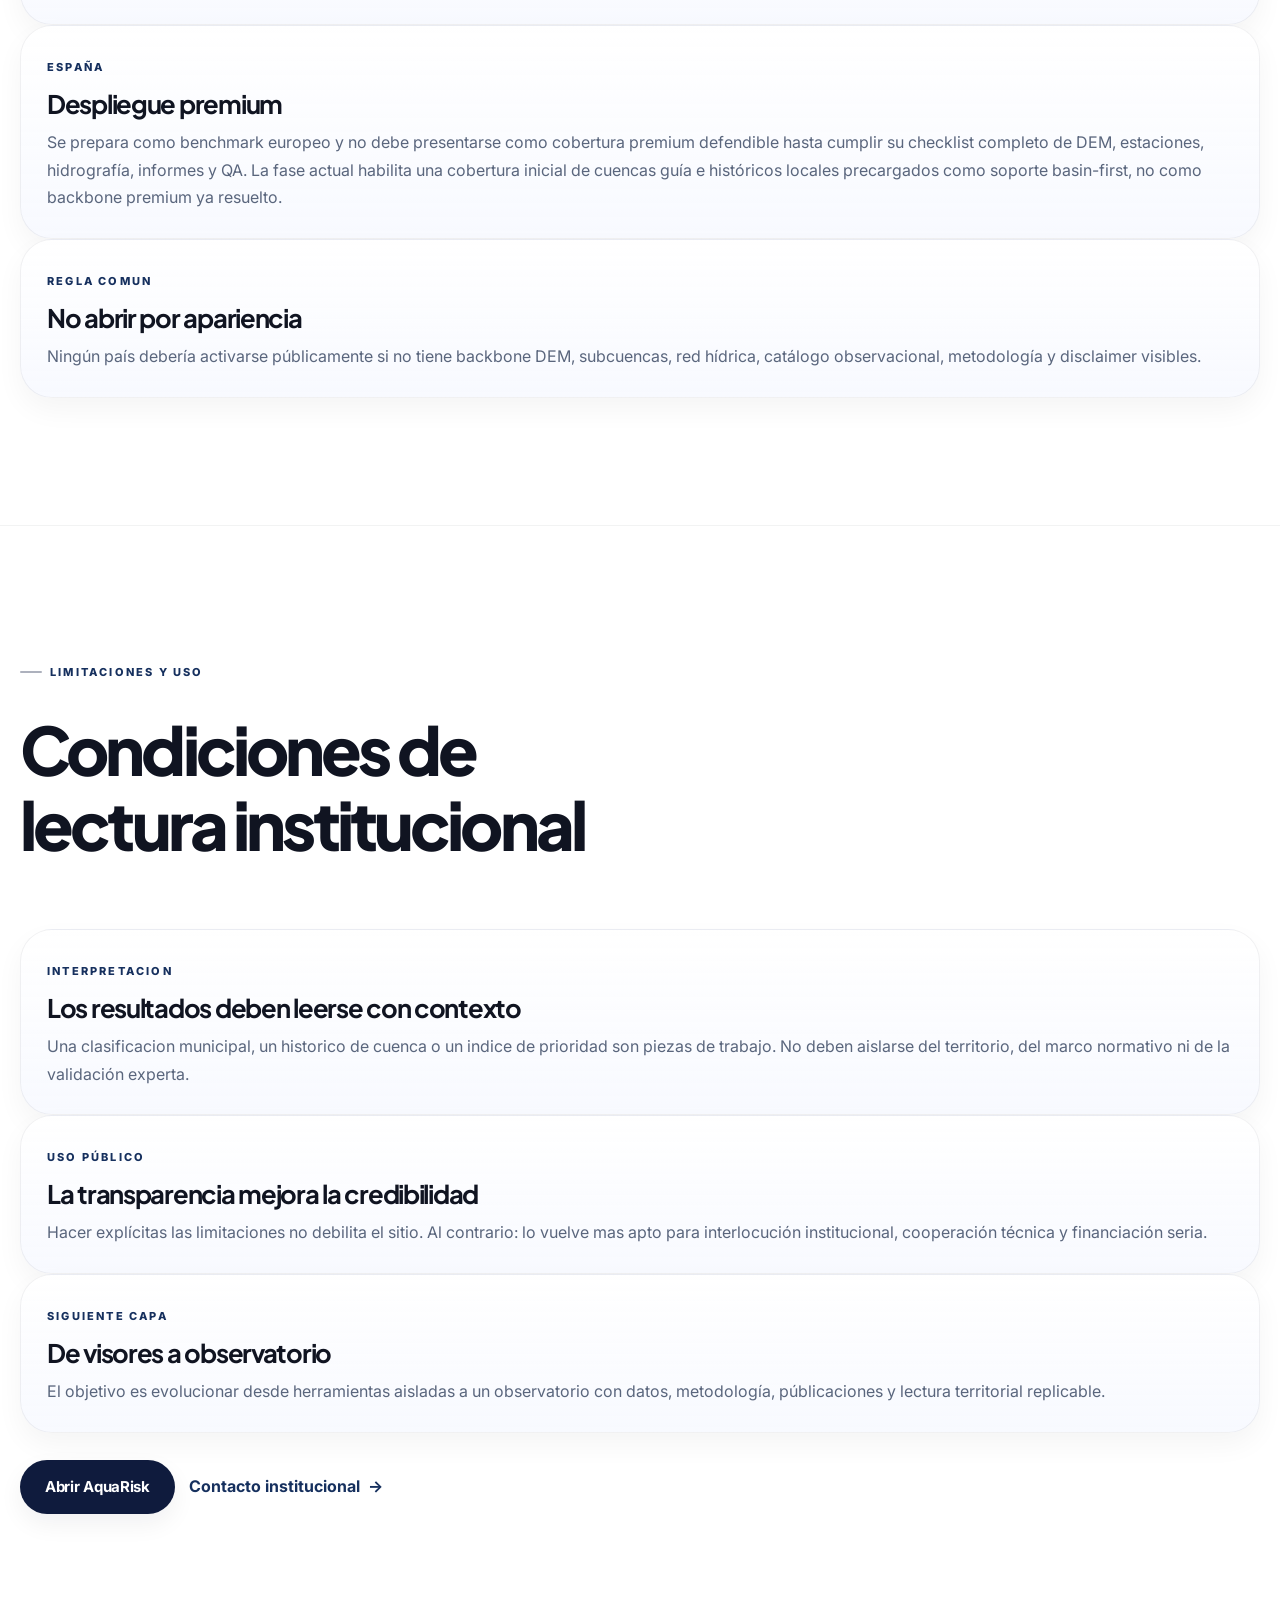
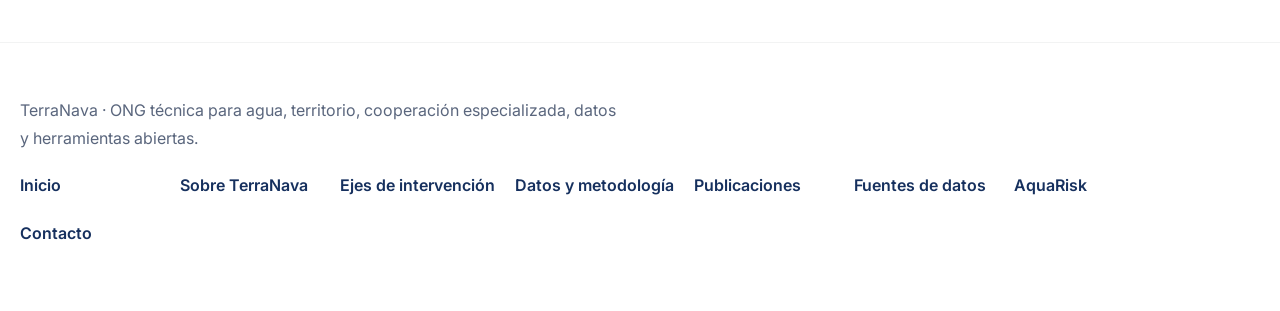
<file: terranava-site/methodology/index.html>
<!DOCTYPE html>
<html lang="es">
<head>
<meta charset="UTF-8"/>
<meta name="viewport" content="width=device-width, initial-scale=1.0"/>
<title>Datos y metodología | TerraNava</title>
<meta name="description" content="Fuentes, criterios metodológicos, categorías de dato y principios de calidad usados por TerraNava en su trabajo institucional y en AquaRisk."/>
<link rel="icon" href="data:image/svg+xml,%3Csvg xmlns='http://www.w3.org/2000/svg' viewBox='0 0 64 64'%3E%3Crect width='64' height='64' rx='10' fill='white'/%3E%3Cpath d='M12 38c8-8 14-5 20-10 6-5 12-3 20-10' fill='none' stroke='%230f4c97' stroke-width='4' stroke-linecap='round'/%3E%3Cpath d='M12 46c8-8 14-5 20-10 6-5 12-3 20-10' fill='none' stroke='%2317365d' stroke-width='2.8' stroke-linecap='round' opacity='.45'/%3E%3C/svg%3E"/>
<link rel="stylesheet" href="/assets/site.css?v=20260319-1"/>
</head>
<body data-page="methodology">
<div class="topbar">
  <div class="shell">
    <div class="topbar-row">
      <div class="topbar-copy"><a href="mailto:contacto@terranava.org">contacto@terranava.org</a></div>
      <div class="lang-switcher" aria-label="Seleccion de idioma">
        <a data-lang="es" href="/methodology/">ES</a><span>|</span>
        <a data-lang="en" href="/methodology/">EN</a><span>|</span>
        <a data-lang="ru" href="/methodology/">RU</a><span>|</span>
        <a data-lang="fr" href="/methodology/">FR</a><span>|</span>
        <a data-lang="de" href="/methodology/">DE</a><span>|</span>
        <a data-lang="it" href="/methodology/">IT</a><span>|</span>
        <a data-lang="pt" href="/methodology/">PT</a>
      </div>
    </div>
  </div>
</div>

<header class="site-header">
  <div class="shell">
    <div class="header-row">
      <a class="brand" href="/">
        <div class="brand-copy">
          <strong>TerraNava</strong>
          <span>ONG especializada en agua y manejo de cuencas</span>
        </div>
      </a>
      <nav class="nav" aria-label="Navegacion principal">
        <a href="/">Inicio</a>
        <a href="/about/">Sobre TerraNava</a>
        <a href="/services/">Ejes de intervención</a>
        <a href="/methodology/" aria-current="page">Datos y metodología</a>
        <a href="/publications/">Publicaciones</a>
        <a href="/aquarisk/">AquaRisk</a>
        <a href="/contact/">Contacto</a>
      </nav>
    </div>
  </div>
</header>

<main>
  <section class="hero">
    <div class="shell hero-inner">
      <div class="hero-grid">
        <div>
          <div class="eyebrow">Datos y metodología</div>
          <h1 class="page-title">Fuentes, criterios y limites de lectura</h1>
          <p class="lead">TerraNava publica esta página para dejar explícito sobre qué datos trabaja, cómo clasifica sus productos, con qué niveles de servicio comunica sus salidas y bajo qué criterios deben interpretarse mapas, indicadores y herramientas. La credibilidad institucional depende también de exponer metodología, trazabilidad y limitaciones.</p>
        </div>
        <div class="stack">
          <article class="note-panel">
            <div class="fact-label">Principio rector</div>
            <h3>Sin trazabilidad no hay lectura institucional solida</h3>
            <p>Las capas y salidas públicadas por TerraNava no se presentan como cajas negras. Deben distinguir origen, procesamiento, tipo de dato y grado de interpretacion permitido.</p>
          </article>
          <article class="brief-panel">
            <div class="fact-label">Uso responsable</div>
            <p>Cuando un resultado es derivado TerraNava, se identifica como tal. Cuando un dato es oficial, se conserva referencia de fuente y fecha. Cuando una capa es experimental, no se presenta como evidencia suficiente por si sola.</p>
          </article>
        </div>
      </div>
    </div>
  </section>

  <section class="section">
    <div class="shell">
      <div class="section-head">
        <div class="eyebrow">Categorias de dato</div>
        <h2>Cómo clasifica TerraNava la información que publica</h2>
        <p class="lead">La organización separa grandes categorías para evitar ambigüedad entre dato oficial, cruce derivado, herramienta abierta y salida experimental.</p>
      </div>
      <div class="method-grid">
        <article class="method-box">
          <div class="fact-label">Categoria 01</div>
          <h3>Dato oficial de origen</h3>
          <p>Información producida por organismos públicos, agencias técnicas, reanálisis consolidados o infraestructuras de datos reconocidas. Se cita como fuente primaria y no se reetiqueta como producción propia.</p>
        </article>
        <article class="method-box">
          <div class="fact-label">Categoria 02</div>
          <h3>Dato derivado TerraNava</h3>
          <p>Indicadores, clasificaciones o cruces espaciales construidos por TerraNava a partir de fuentes base. Se identifican como derivados y no se presentan como dato oficial original.</p>
        </article>
        <article class="method-box">
          <div class="fact-label">Categoria 03</div>
          <h3>Lectura experimental o exploratoria</h3>
          <p>Resultados preliminares útiles para orientacion técnica, demostracion o priorizacion inicial. No sustituyen trabajo de campo, modelado oficial o validación especializada.</p>
        </article>
        <article class="method-box">
          <div class="fact-label">Categoria 04</div>
          <h3>Herramienta abierta</h3>
          <p>Instrumentos como AquaRisk se entienden como soporte metodológico y técnico. Sus salidas deben leerse junto con la ficha metodológica, la calidad de dato y el contexto territorial.</p>
        </article>
      </div>
    </div>
  </section>

  <section class="section section-alt">
    <div class="shell">
      <div class="section-head">
        <div class="eyebrow">Niveles de servicio</div>
        <h2>Como declara TerraNava el alcance de cada salida</h2>
        <p class="lead">AquaRisk no debe sugerir que todas sus capas valen lo mismo. Por eso TerraNava adopta una escala interna de servicio para distinguir contexto cartografico, screening técnico, apoyo defendible y validación observacional especifica.</p>
      </div>
      <div class="method-grid">
        <article class="method-box">
          <div class="fact-label">L1</div>
          <h3>Contexto cartografico</h3>
          <p>Capas base para leer relieve, hidrografia, limites y estructura territorial. No bastan por si solas para afirmar amenaza o soporte regulatorio.</p>
        </article>
        <article class="method-box">
          <div class="fact-label">L2</div>
          <h3>Diagnóstico orientativo</h3>
          <p>Indicadores y derivados útiles para cribado técnico inicial, priorizacion y lectura comparativa.</p>
        </article>
        <article class="method-box">
          <div class="fact-label">L3</div>
          <h3>Apoyo técnico defendible</h3>
          <p>Informes preliminares y salidas con trazabilidad visible, fuentes declaradas y limites de uso explícitados.</p>
        </article>
        <article class="method-box">
          <div class="fact-label">L4-L5</div>
          <h3>Piloto casi operacional y validación</h3>
          <p>Niveles reservados para modulos o países con mayor respaldo observacional, verificacion y disciplina de mantenimiento.</p>
        </article>
      </div>
    </div>
  </section>

  <section class="section section-alt">
    <div class="shell">
      <div class="section-head">
        <div class="eyebrow">Fuentes principales</div>
        <h2>Base de datos, cartografia y capas de trabajo</h2>
        <p class="lead">Las fuentes cambian por territorio y modulo, pero la logica de trabajo es estable: identificar fuente, documentar version, separar origen y derivacion, exponer limitaciones y aplicar la regla institucional de oficial primero con fallback abierto trazable.</p>
      </div>
      <div class="source-table-wrap">
        <table class="data-table">
          <thead>
            <tr>
              <th>Fuente</th>
              <th>Uso en TerraNava</th>
              <th>Naturaleza del dato</th>
            </tr>
          </thead>
          <tbody>
            <tr>
              <td><strong>INE Bolivia · Censo 2024</strong>Poblacion municipal, viviendas y estructura basica para resumen territorial en Bolivia.</td>
              <td>Piloto municipal Bolivia, lectura institucional y cruce con unidades hidrológicas.</td>
              <td>Dato oficial de origen. Los cruces espaciales posteriores se etiquetan como derivados TerraNava.</td>
            </tr>
            <tr>
              <td><strong>HydroSHEDS · HydroBASINS · HydroRIVERS</strong>Jerarquia de cuencas, red hidrografica y soporte hidrológico regional.</td>
              <td>Delimitacion, lectura hidrológica, atlas de cuencas y capas base de amenaza relativa.</td>
              <td>Dato base de referencia hidrológica.</td>
            </tr>
            <tr>
              <td><strong>ERA5 / Open-Meteo</strong> Series climáticas y climatología agregada.</td>
              <td>Balance hídrico, históricos mensuales, clasificacion climatica y perfiles locales en AquaRisk.</td>
              <td>Dato base y derivado segun el modulo.</td>
            </tr>
            <tr>
              <td><strong>geoBoundaries y geometria administrativa abierta</strong>Geometrias administrativas y capas territoriales de soporte cuando se requiere continuidad trazable.</td>
              <td>Geometria municipal Bolivia y futuras capas territoriales replicables.</td>
              <td>Dato base cartografico.</td>
            </tr>
            <tr>
              <td><strong>OpenStreetMap</strong>Base de referencia para visualizacion y contexto.</td>
              <td>Mapa base y lectura territorial general en el frontend.</td>
              <td>Dato cartografico de soporte.</td>
            </tr>
          </tbody>
        </table>
      </div>
      <div class="hero-actions" style="margin-top:20px">
        <a class="button button-secondary" href="/data-sources/">Fuentes y acceso a datos</a>
        <a class="text-link" href="/aquarisk/">Ver aplicacion en AquaRisk</a>
      </div>
    </div>
  </section>

  <section class="section">
    <div class="shell">
      <div class="document-grid">
        <div>
          <div class="section-head">
            <div class="eyebrow">Criterios de calidad</div>
            <h2>Como se intenta reducir fragilidad, ruido y ambiguedad</h2>
          </div>
          <div class="meta-list">
            <div class="meta-item">
              <strong>Versionado</strong>
              <p>Los datasets derivados se públican con version y fecha de generacion. Esto permite distinguir una capa vigente de una corrida intermedia.</p>
            </div>
            <div class="meta-item">
              <strong>Local first</strong>
              <p>Los flujos centrales de AquaRisk se apoyan en datos precargados y no dependen de APIs en tiempo real para responder al usuario en pasos criticos.</p>
            </div>
            <div class="meta-item">
              <strong>Separacion de capas</strong>
              <p>Geometrias, indicadores, históricos y metadatos se organizan por capas separadas para permitir escalado territorial sin reescribir el sistema completo.</p>
            </div>
            <div class="meta-item">
              <strong>Lectura prudente</strong>
              <p>La exposición municipal total no se presenta como población expuesta directa si no existe una huella inundable o capa observacional defendible.</p>
            </div>
          </div>
        </div>
        <div class="stack">
          <article class="brief-panel">
            <div class="fact-label">Lo que TerraNava si hace</div>
            <p>Ordenar fuentes, producir derivados trazables, documentar criterios y construir herramientas legibles para trabajo institucional y territorial.</p>
          </article>
          <article class="brief-panel">
            <div class="fact-label">Lo que TerraNava no debe sugerir</div>
            <p>Que un derivado propio equivale automaticamente a dato oficial; que un visor reemplaza peritaje; o que una lectura exploratoria es suficiente para diseno o emergencia.</p>
          </article>
          <article class="brief-panel">
            <div class="fact-label">Escalabilidad</div>
            <p>La estructura usada en Bolivia se prepara para replicarse en otros países separando fuente estadistica, geometria territorial, hidrología base, niveles de servicio y reglas de derivacion.</p>
          </article>
        </div>
      </div>
    </div>
  </section>

  <section class="section">
    <div class="shell">
      <div class="section-head">
        <div class="eyebrow">Cobertura y secuencia</div>
        <h2>Bolivia activo, España en cobertura inicial y premium en preparación</h2>
        <p class="lead">TerraNava no busca abrir países sin respaldo mínimo. La secuencia actual usa Bolivia como cobertura activa y Tarija como laboratorio reforzado, mientras España mantiene una cobertura inicial de cuencas guía e históricos precargados y avanza hacia un caso premium por su mayor exigencia técnica e institucional.</p>
      </div>
      <div class="brief-grid">
        <article class="fact-block">
          <div class="fact-label">Bolivia</div>
          <h3>Cobertura activa</h3>
          <p>Base nacional de trabajo con atlas, climatología, estaciones y pilotos institucionales. Tarija concentra el mayor detalle actual.</p>
        </article>
        <article class="fact-block">
          <div class="fact-label">España</div>
          <h3>Despliegue premium</h3>
          <p>Se prepara como benchmark europeo y no debe presentarse como cobertura premium defendible hasta cumplir su checklist completo de DEM, estaciones, hidrografía, informes y QA. La fase actual habilita una cobertura inicial de cuencas guía e históricos locales precargados como soporte basin-first, no como backbone premium ya resuelto.</p>
        </article>
        <article class="fact-block">
          <div class="fact-label">Regla comun</div>
          <h3>No abrir por apariencia</h3>
          <p>Ningún país debería activarse públicamente si no tiene backbone DEM, subcuencas, red hídrica, catálogo observacional, metodología y disclaimer visibles.</p>
        </article>
      </div>
    </div>
  </section>

  <section class="section section-alt">
    <div class="shell">
      <div class="section-head">
        <div class="eyebrow">Limitaciones y uso</div>
        <h2>Condiciones de lectura institucional</h2>
      </div>
      <div class="brief-grid">
        <article class="fact-block">
          <div class="fact-label">Interpretacion</div>
          <h3>Los resultados deben leerse con contexto</h3>
          <p>Una clasificacion municipal, un historico de cuenca o un indice de prioridad son piezas de trabajo. No deben aislarse del territorio, del marco normativo ni de la validación experta.</p>
        </article>
        <article class="fact-block">
          <div class="fact-label">Uso público</div>
          <h3>La transparencia mejora la credibilidad</h3>
          <p>Hacer explícitas las limitaciones no debilita el sitio. Al contrario: lo vuelve mas apto para interlocución institucional, cooperación técnica y financiación seria.</p>
        </article>
        <article class="fact-block">
          <div class="fact-label">Siguiente capa</div>
          <h3>De visores a observatorio</h3>
          <p>El objetivo es evolucionar desde herramientas aisladas a un observatorio con datos, metodología, públicaciones y lectura territorial replicable.</p>
        </article>
      </div>
      <div class="hero-actions">
        <a class="button button-primary" href="/aquarisk/">Abrir AquaRisk</a>
        <a class="text-link" href="/contact/">Contacto institucional</a>
      </div>
    </div>
  </section>
</main>

<footer class="site-footer">
  <div class="shell">
    <div class="footer-row">
      <p>TerraNava · ONG técnica para agua, territorio, cooperación especializada, datos y herramientas abiertas.</p>
      <div class="footer-links">
        <a href="/">Inicio</a>
        <a href="/about/">Sobre TerraNava</a>
        <a href="/services/">Ejes de intervención</a>
        <a href="/methodology/">Datos y metodología</a>
        <a href="/publications/">Publicaciones</a>
        <a href="/data-sources/">Fuentes de datos</a>
        <a href="/aquarisk/">AquaRisk</a>
        <a href="/contact/">Contacto</a>
      </div>
    </div>
  </div>
</footer>

<script src="/assets/site.js?v=20260319-1"></script>
</body>
</html>
</file>
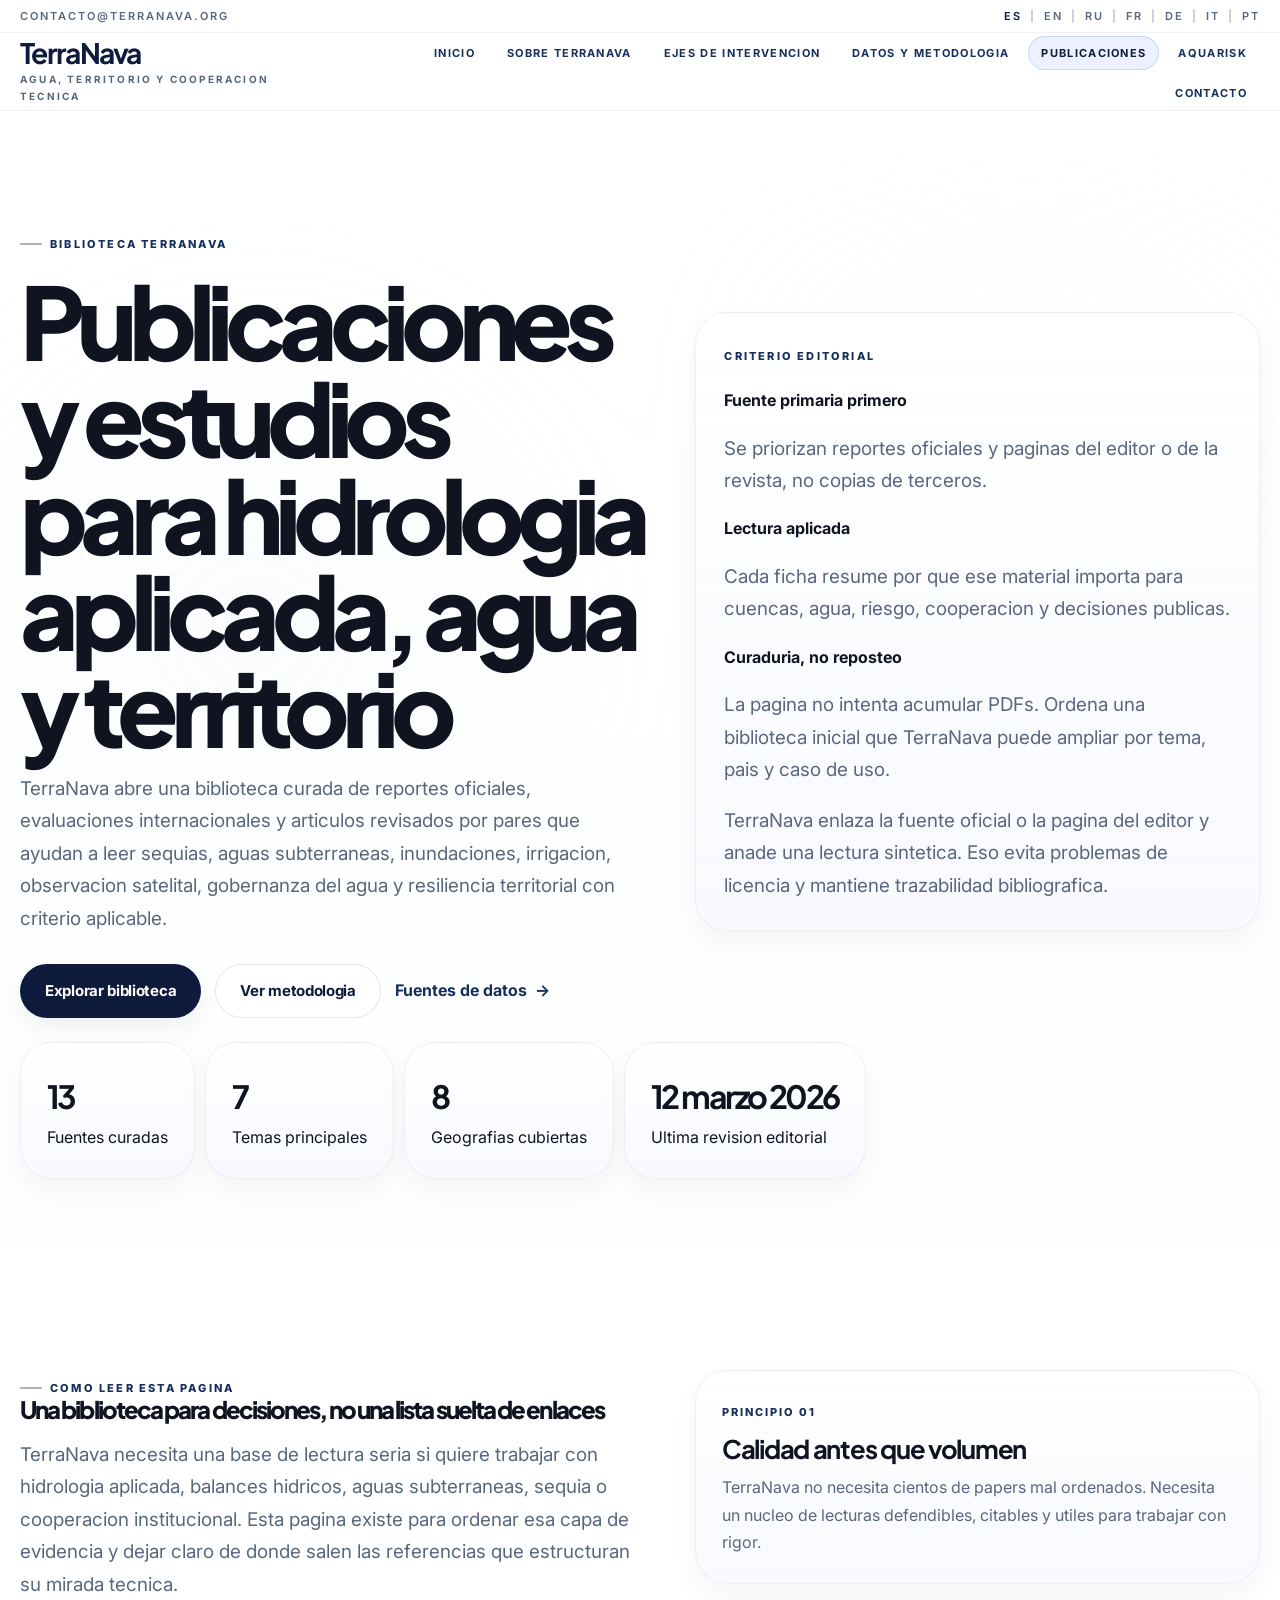
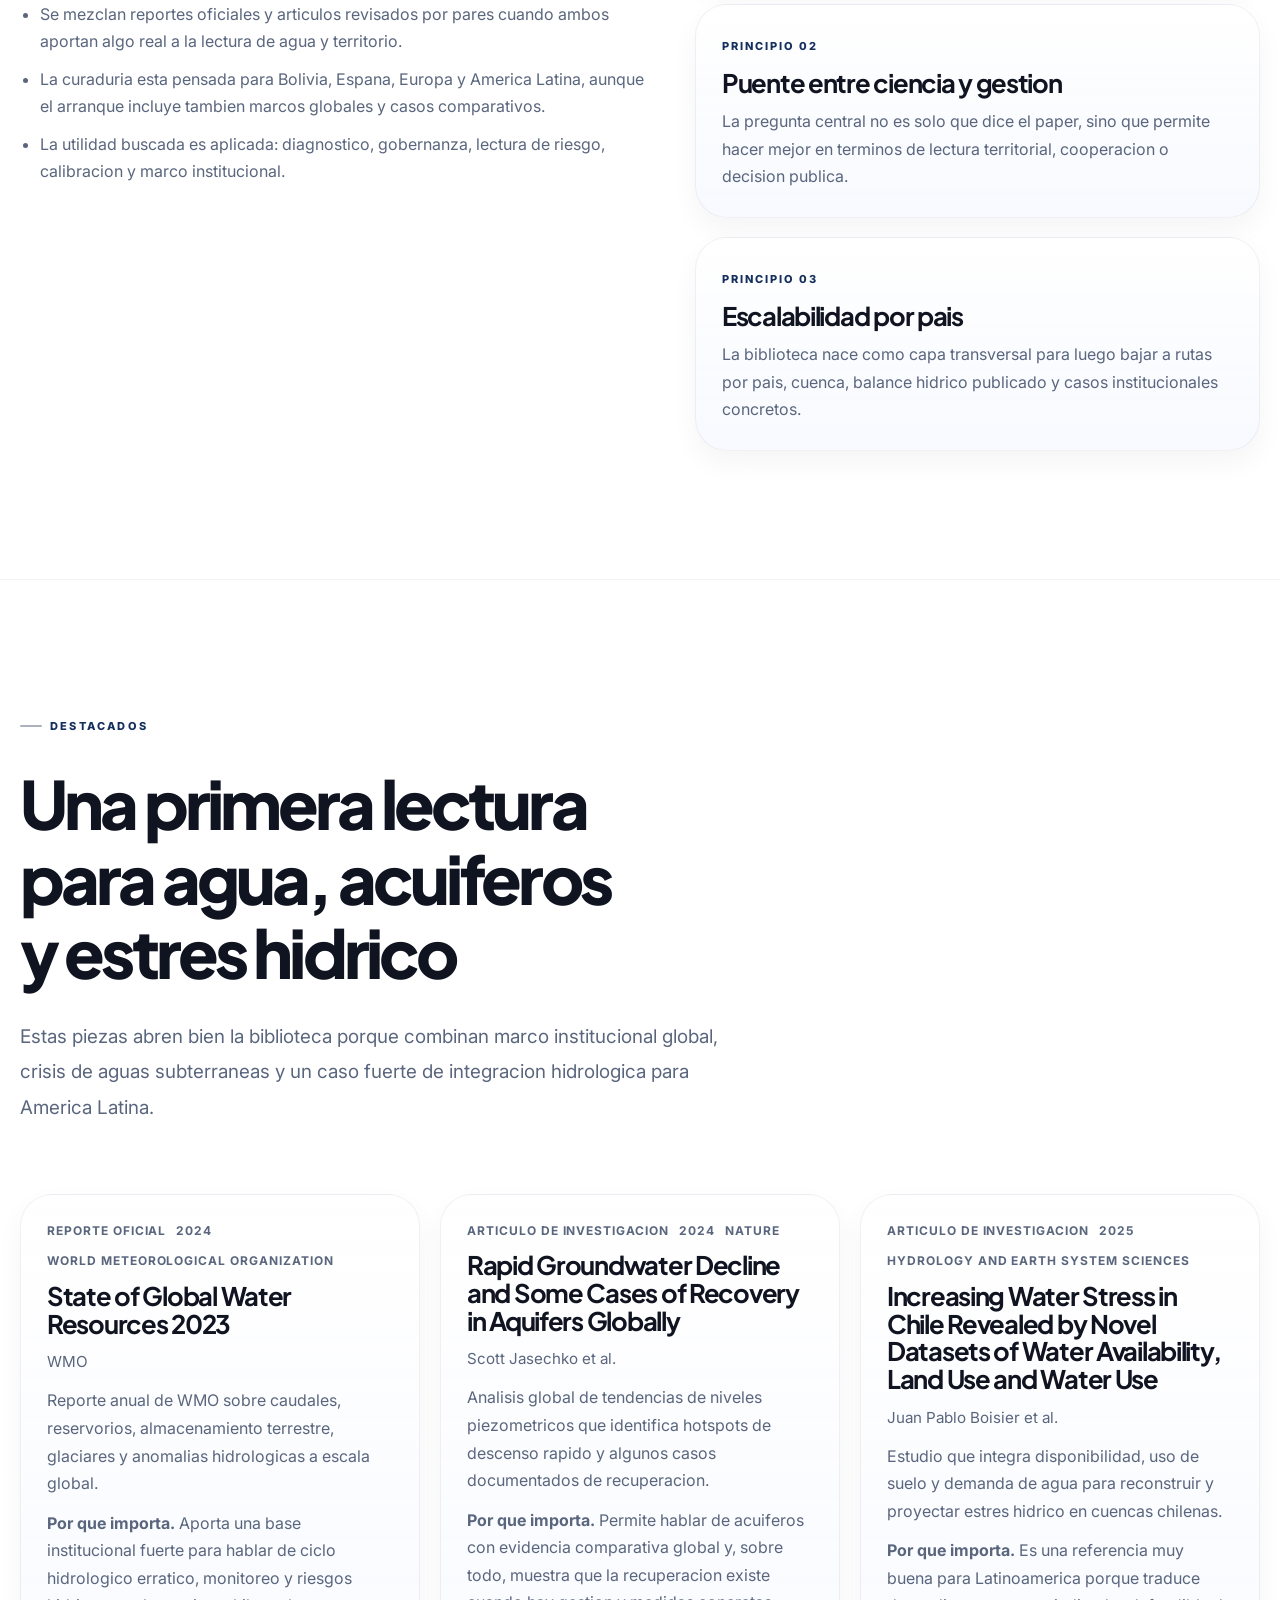
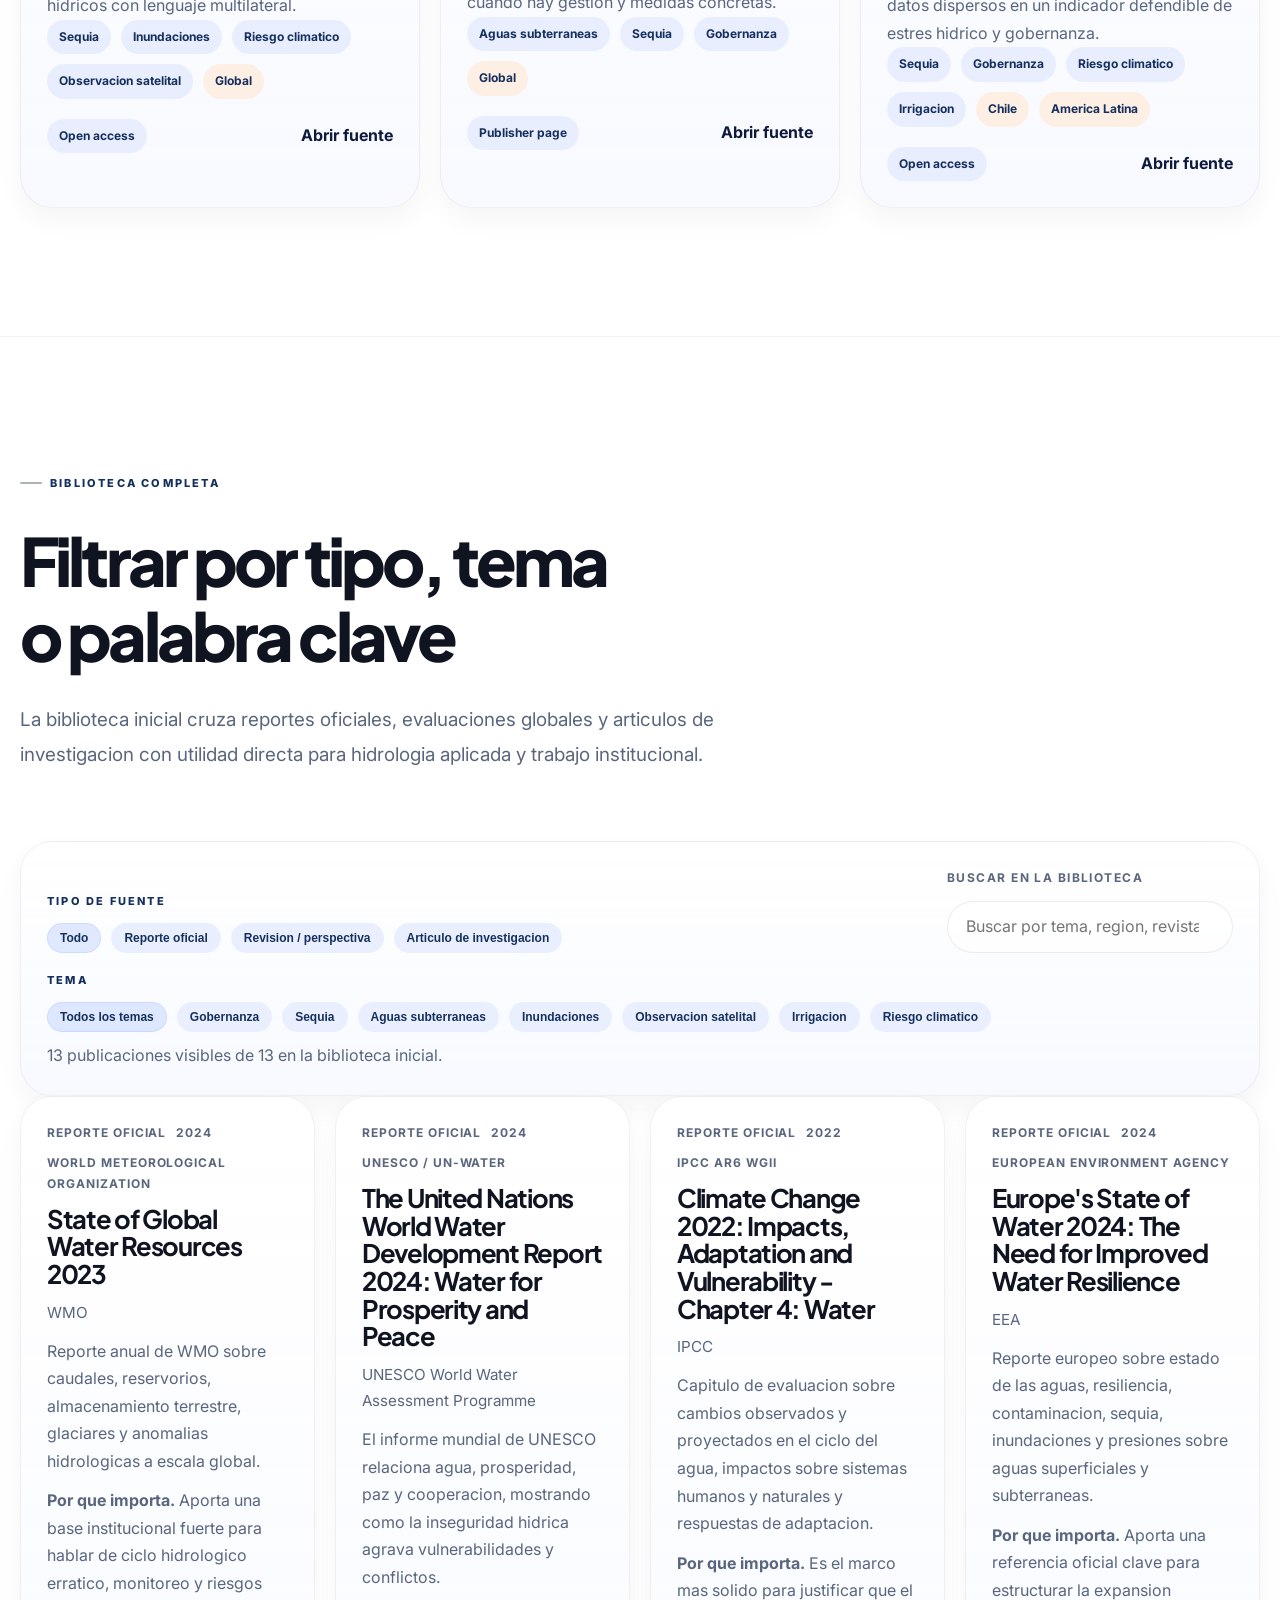
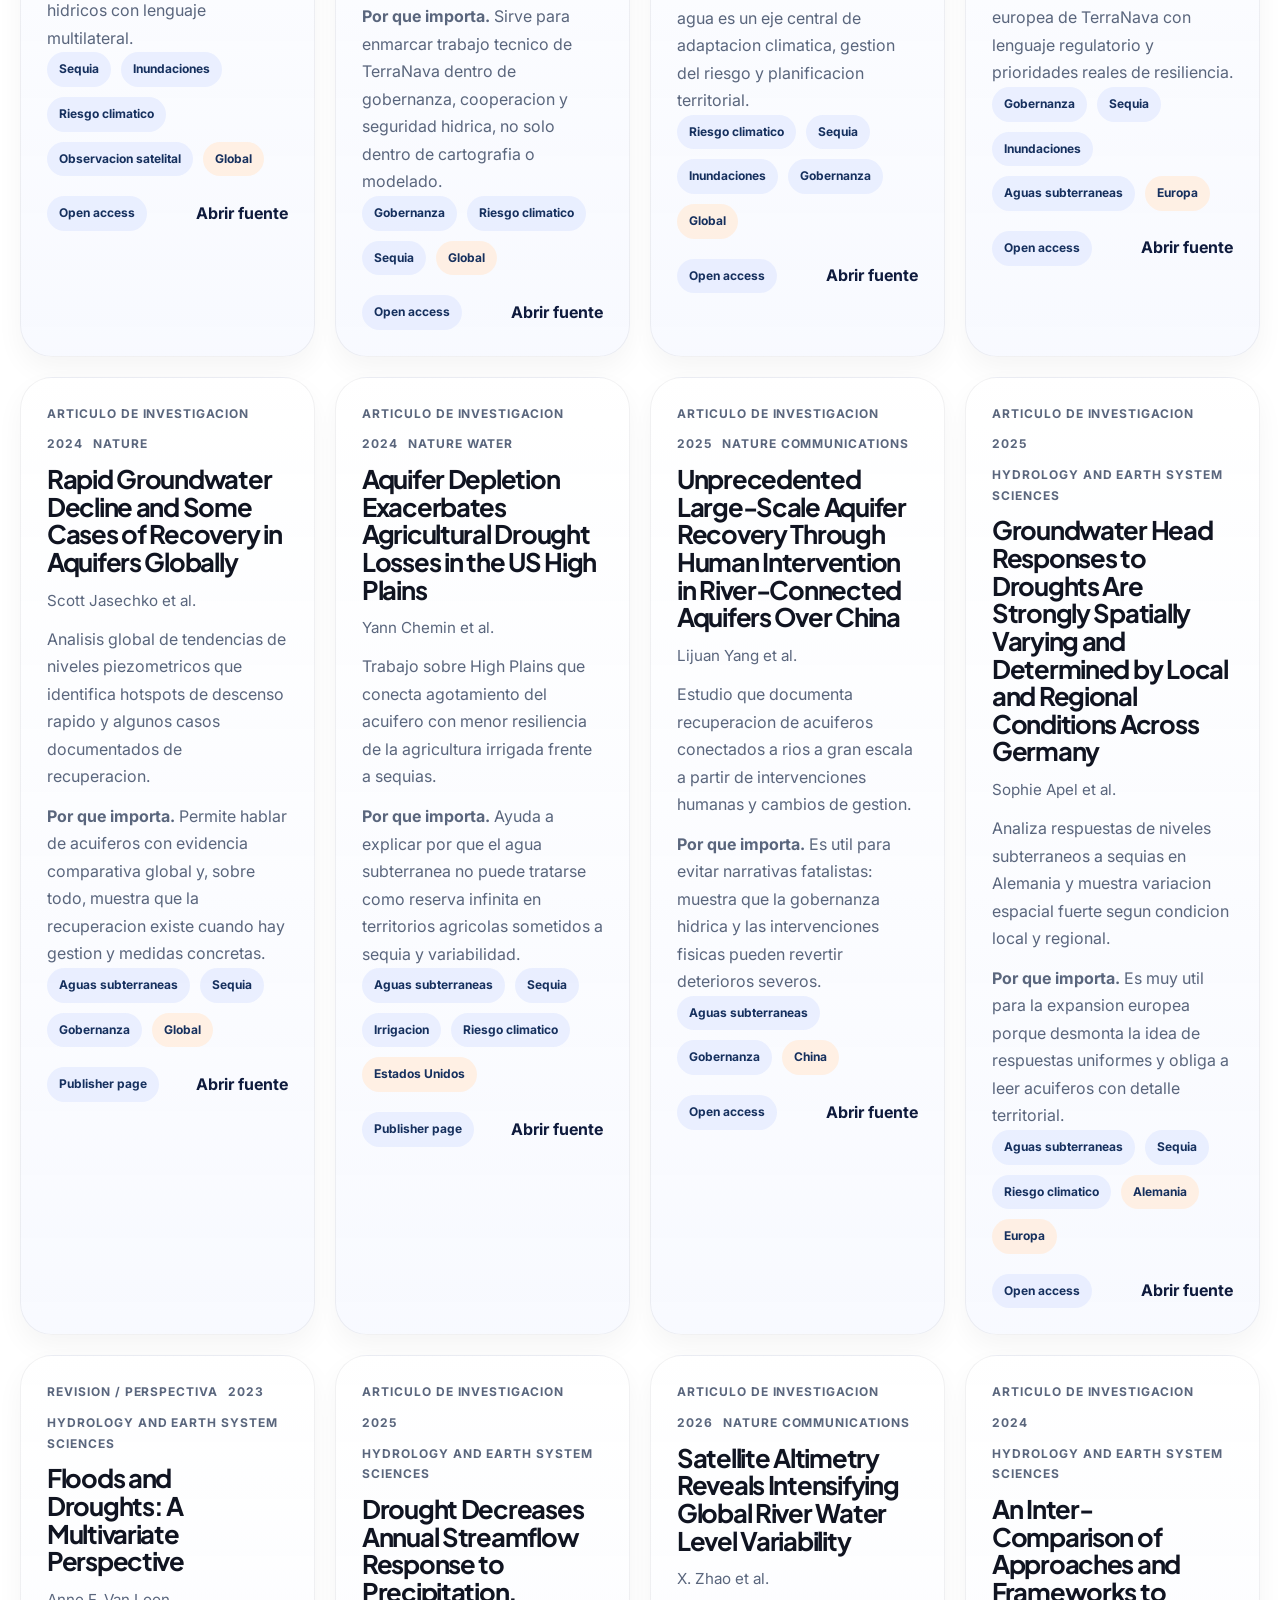
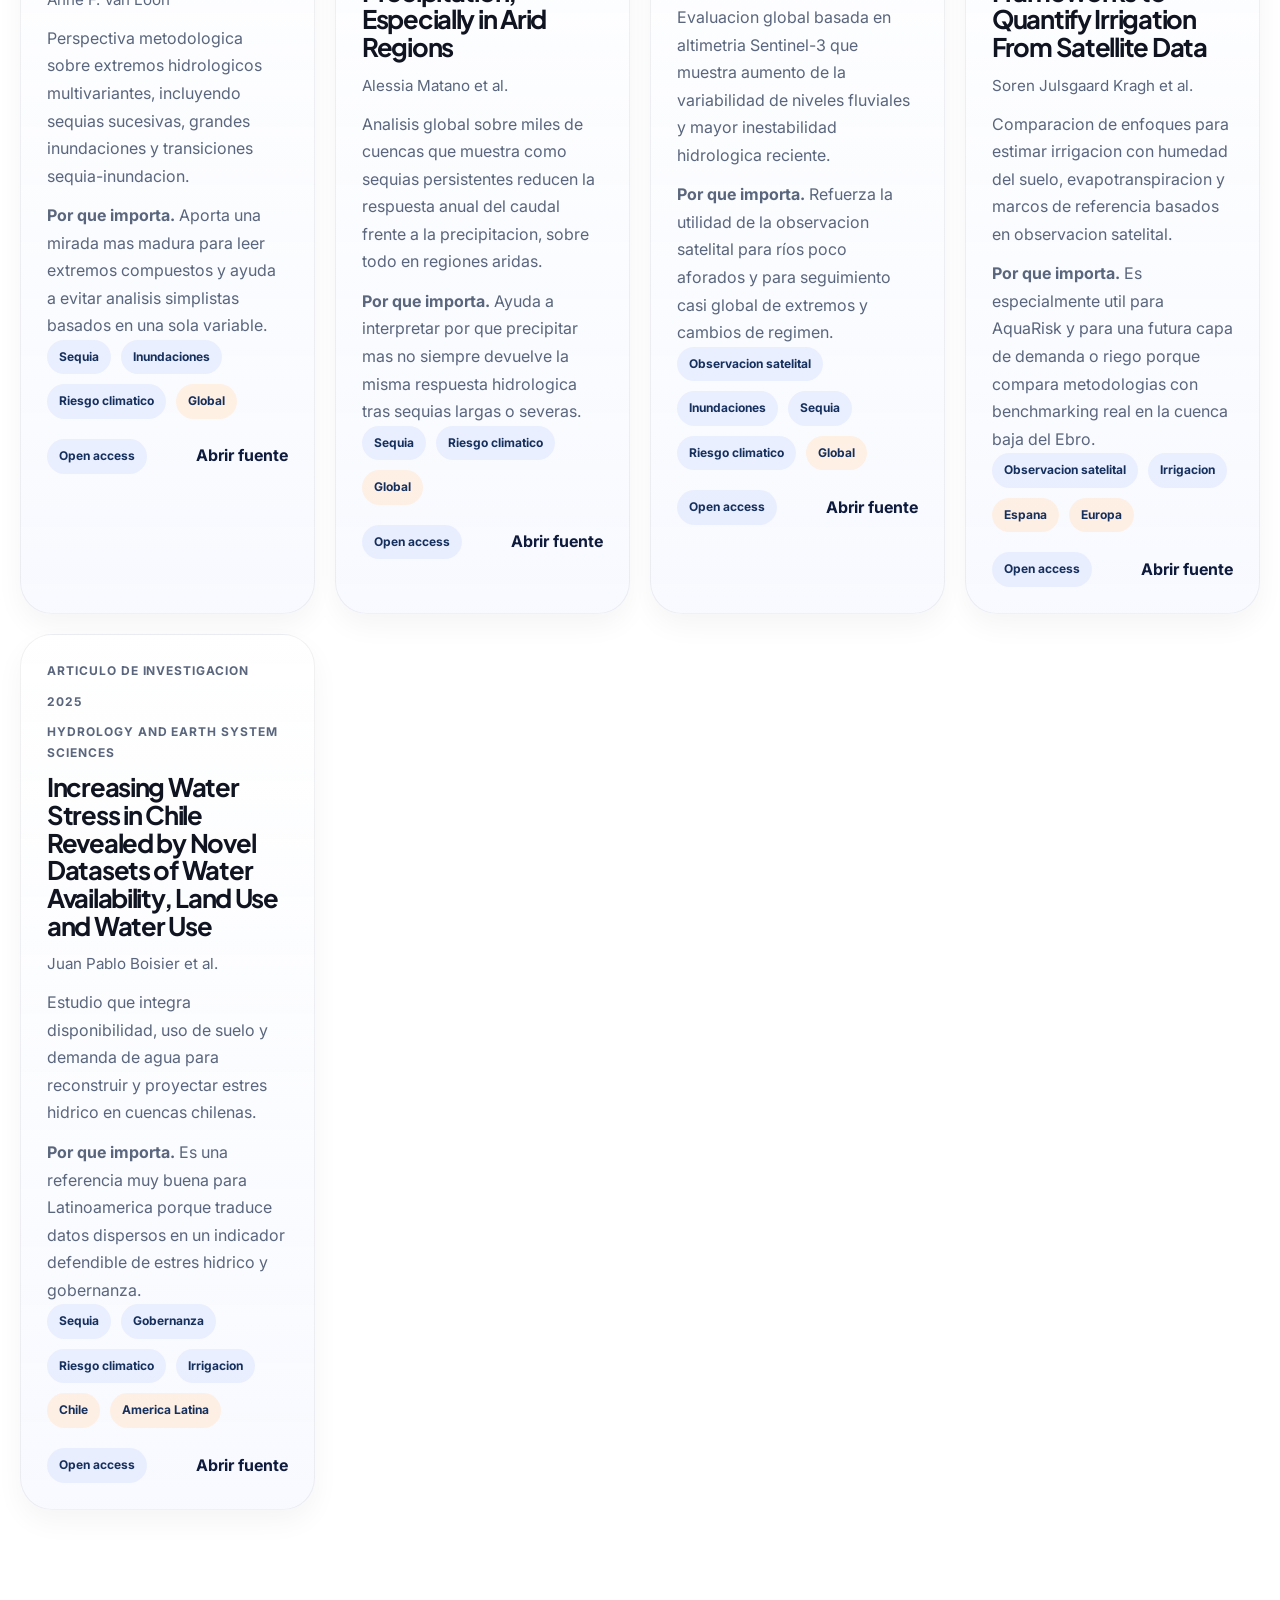
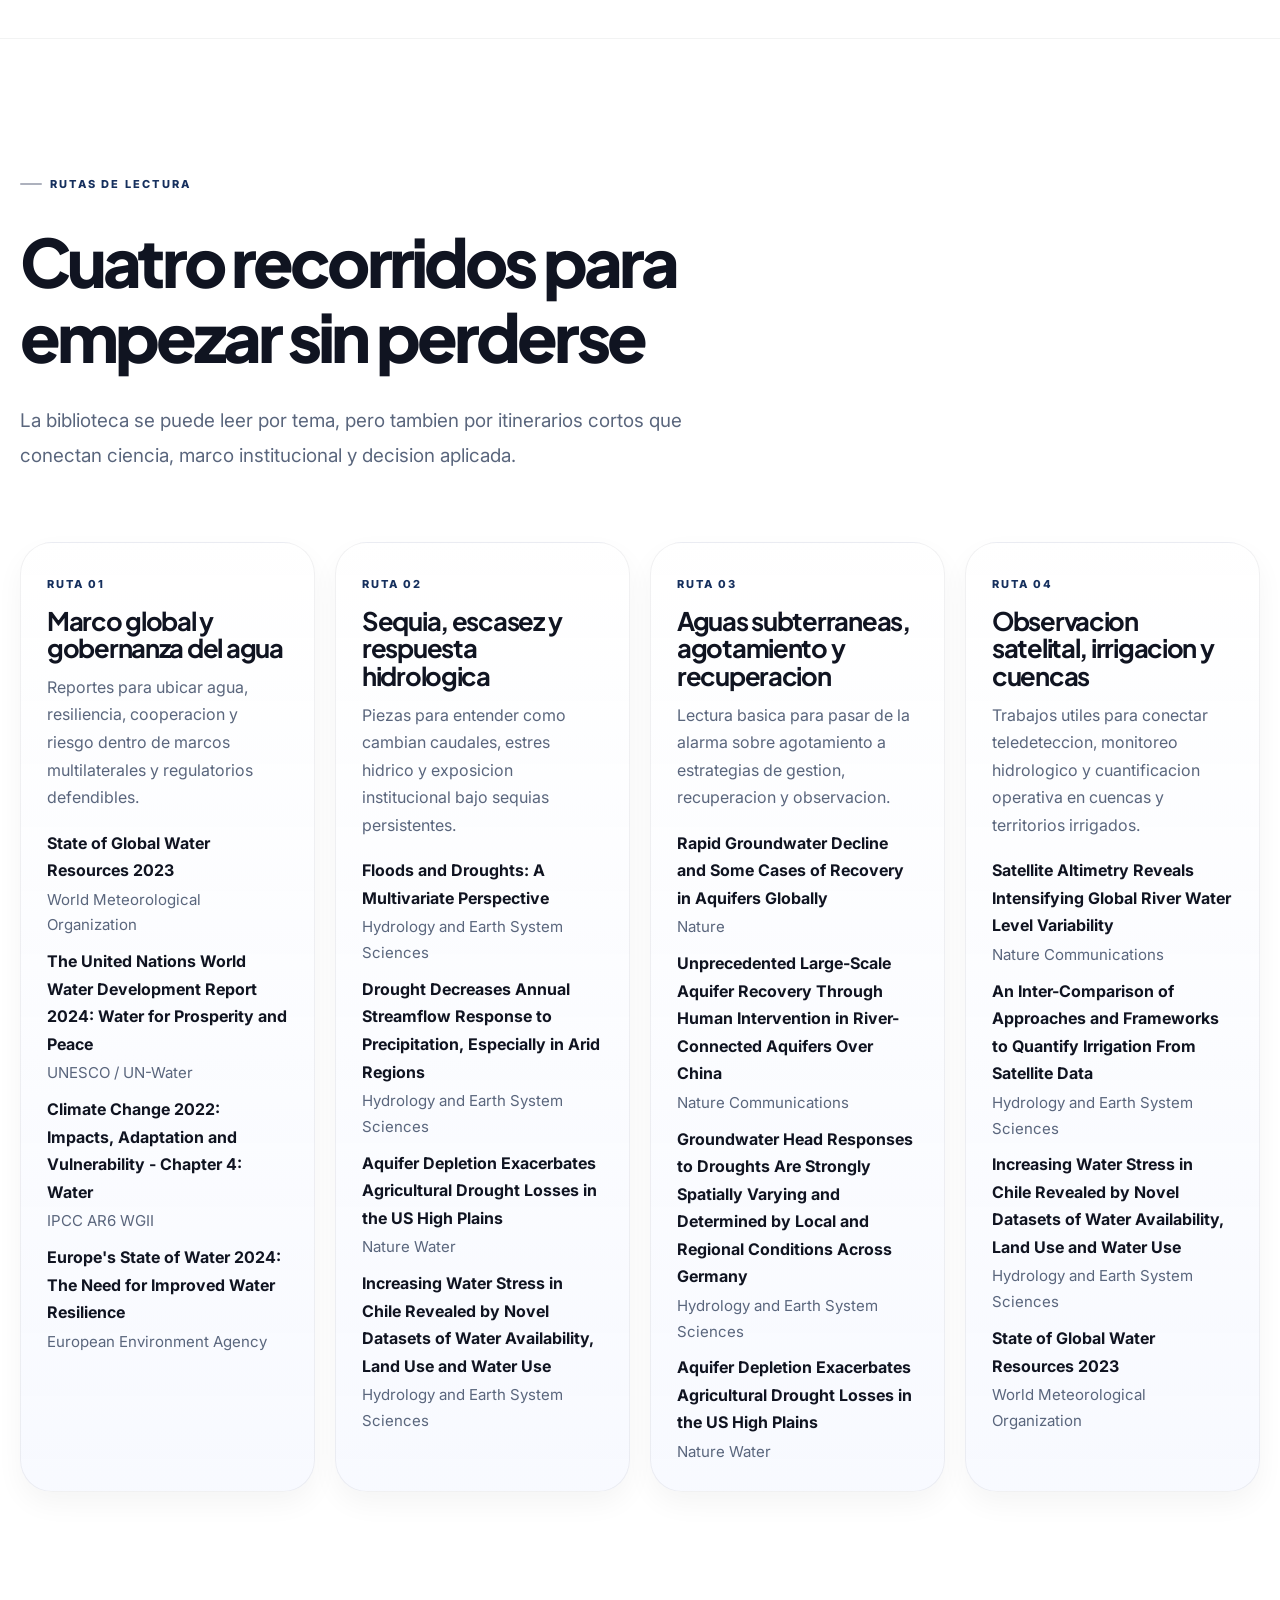
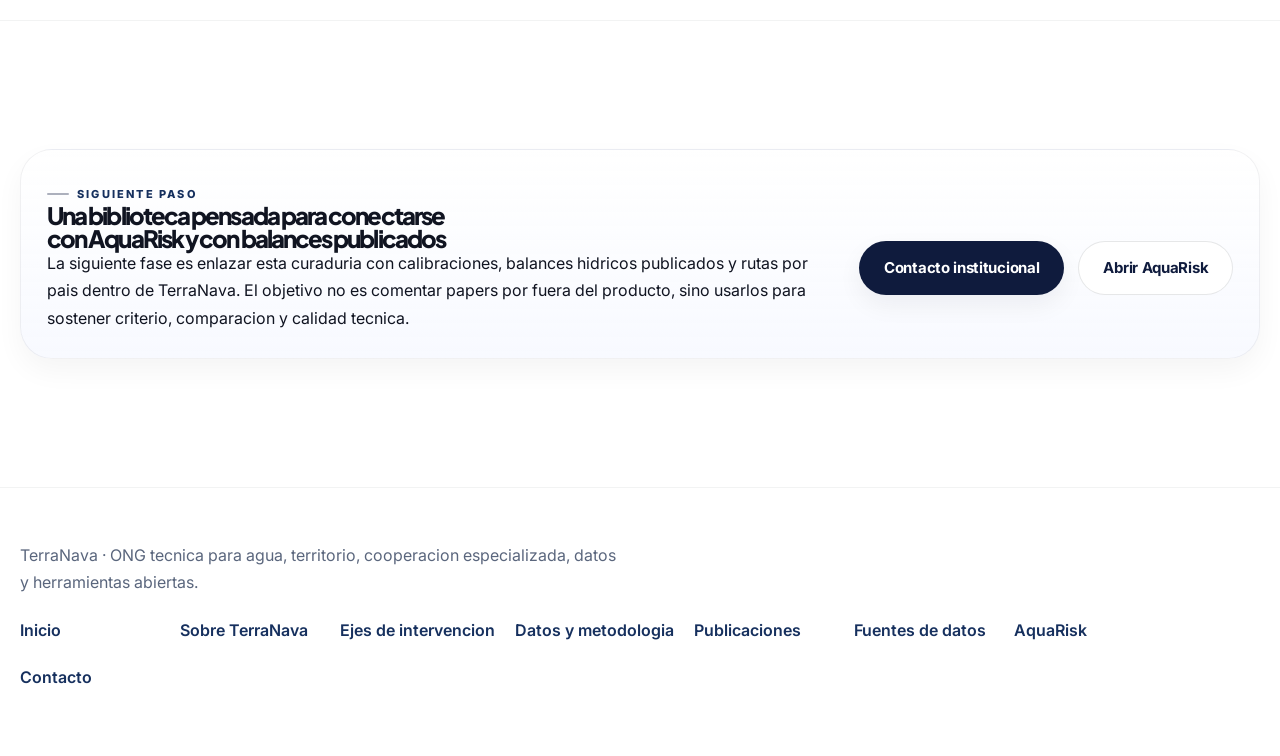
<file: terranava-site/publications/index.html>
<!DOCTYPE html>
<html lang="es">
<head>
<meta charset="UTF-8"/>
<meta name="viewport" content="width=device-width, initial-scale=1.0"/>
<title>Publicaciones curadas | TerraNava</title>
<meta name="description" content="Biblioteca curada de reportes oficiales y estudios revisados por pares sobre hidrologia aplicada, sequia, aguas subterraneas, inundaciones, cuencas y gobernanza del agua."/>
<link rel="icon" href="data:image/svg+xml,%3Csvg xmlns='http://www.w3.org/2000/svg' viewBox='0 0 64 64'%3E%3Crect width='64' height='64' rx='10' fill='white'/%3E%3Cpath d='M12 38c8-8 14-5 20-10 6-5 12-3 20-10' fill='none' stroke='%230f4c97' stroke-width='4' stroke-linecap='round'/%3E%3Cpath d='M12 46c8-8 14-5 20-10 6-5 12-3 20-10' fill='none' stroke='%2317365d' stroke-width='2.8' stroke-linecap='round' opacity='.45'/%3E%3C/svg%3E"/>
<link rel="stylesheet" href="/assets/site.css?v=20260319-1"/>
</head>
<body data-page="publications">
<div class="topbar">
  <div class="shell">
    <div class="topbar-row">
      <div class="topbar-copy"><a href="mailto:contacto@terranava.org">contacto@terranava.org</a></div>
      <div class="lang-switcher" aria-label="Seleccion de idioma">
        <a data-lang="es" href="/publications/">ES</a><span>|</span>
        <a data-lang="en" href="/publications/">EN</a><span>|</span>
        <a data-lang="ru" href="/publications/">RU</a><span>|</span>
        <a data-lang="fr" href="/publications/">FR</a><span>|</span>
        <a data-lang="de" href="/publications/">DE</a><span>|</span>
        <a data-lang="it" href="/publications/">IT</a><span>|</span>
        <a data-lang="pt" href="/publications/">PT</a>
      </div>
    </div>
  </div>
</div>

<header class="site-header">
  <div class="shell">
    <div class="header-row">
      <a class="brand" href="/">
        <div class="brand-copy">
          <strong>TerraNava</strong>
          <span>Agua, territorio y cooperacion tecnica</span>
        </div>
      </a>
      <nav class="nav" aria-label="Navegacion principal">
        <a href="/">Inicio</a>
        <a href="/about/">Sobre TerraNava</a>
        <a href="/services/">Ejes de intervencion</a>
        <a href="/methodology/">Datos y metodologia</a>
        <a href="/publications/" aria-current="page">Publicaciones</a>
        <a href="/aquarisk/">AquaRisk</a>
        <a href="/contact/">Contacto</a>
      </nav>
    </div>
  </div>
</header>

<main class="publications-main">
  <section class="hero publications-hero">
    <div class="shell hero-inner publications-hero-inner">
      <div class="publications-hero-grid">
        <div>
          <div class="eyebrow">Biblioteca TerraNava</div>
          <h1 class="page-title">Publicaciones y estudios para hidrologia aplicada, agua y territorio</h1>
          <p class="lead">TerraNava abre una biblioteca curada de reportes oficiales, evaluaciones internacionales y articulos revisados por pares que ayudan a leer sequias, aguas subterraneas, inundaciones, irrigacion, observacion satelital, gobernanza del agua y resiliencia territorial con criterio aplicable.</p>
          <div class="hero-actions">
            <a class="button button-primary" href="#biblioteca">Explorar biblioteca</a>
            <a class="button button-secondary" href="/methodology/">Ver metodologia</a>
            <a class="text-link" href="/data-sources/">Fuentes de datos</a>
          </div>
        </div>
        <aside class="publications-hero-panel">
          <div class="contact-label">Criterio editorial</div>
          <ul class="publications-signal-list">
            <li>
              <strong>Fuente primaria primero</strong>
              <p>Se priorizan reportes oficiales y paginas del editor o de la revista, no copias de terceros.</p>
            </li>
            <li>
              <strong>Lectura aplicada</strong>
              <p>Cada ficha resume por que ese material importa para cuencas, agua, riesgo, cooperacion y decisiones publicas.</p>
            </li>
            <li>
              <strong>Curaduria, no reposteo</strong>
              <p>La pagina no intenta acumular PDFs. Ordena una biblioteca inicial que TerraNava puede ampliar por tema, pais y caso de uso.</p>
            </li>
          </ul>
          <p class="publications-hero-note">TerraNava enlaza la fuente oficial o la pagina del editor y anade una lectura sintetica. Eso evita problemas de licencia y mantiene trazabilidad bibliografica.</p>
        </aside>
      </div>
      <div class="publications-stat-strip" aria-label="Estado de la biblioteca">
        <article class="publications-stat-card">
          <strong data-publications-total>0</strong>
          <span>Fuentes curadas</span>
        </article>
        <article class="publications-stat-card">
          <strong data-publications-topic-count>0</strong>
          <span>Temas principales</span>
        </article>
        <article class="publications-stat-card">
          <strong data-publications-region-count>0</strong>
          <span>Geografias cubiertas</span>
        </article>
        <article class="publications-stat-card">
          <strong data-publications-updated>Actualizando</strong>
          <span>Ultima revision editorial</span>
        </article>
      </div>
    </div>
  </section>

  <section class="section section-alt">
    <div class="shell">
      <div class="document-grid publications-standard-grid">
        <div>
          <div class="eyebrow">Como leer esta pagina</div>
          <h2>Una biblioteca para decisiones, no una lista suelta de enlaces</h2>
          <p class="lead">TerraNava necesita una base de lectura seria si quiere trabajar con hidrologia aplicada, balances hidricos, aguas subterraneas, sequia o cooperacion institucional. Esta pagina existe para ordenar esa capa de evidencia y dejar claro de donde salen las referencias que estructuran su mirada tecnica.</p>
          <ul class="bullet-list">
            <li>Se mezclan reportes oficiales y articulos revisados por pares cuando ambos aportan algo real a la lectura de agua y territorio.</li>
            <li>La curaduria esta pensada para Bolivia, Espana, Europa y America Latina, aunque el arranque incluye tambien marcos globales y casos comparativos.</li>
            <li>La utilidad buscada es aplicada: diagnostico, gobernanza, lectura de riesgo, calibracion y marco institucional.</li>
          </ul>
        </div>
        <div class="method-grid publications-principles-grid">
          <article class="publications-principle">
            <strong>Principio 01</strong>
            <h3>Calidad antes que volumen</h3>
            <p>TerraNava no necesita cientos de papers mal ordenados. Necesita un nucleo de lecturas defendibles, citables y utiles para trabajar con rigor.</p>
          </article>
          <article class="publications-principle">
            <strong>Principio 02</strong>
            <h3>Puente entre ciencia y gestion</h3>
            <p>La pregunta central no es solo que dice el paper, sino que permite hacer mejor en terminos de lectura territorial, cooperacion o decision publica.</p>
          </article>
          <article class="publications-principle">
            <strong>Principio 03</strong>
            <h3>Escalabilidad por pais</h3>
            <p>La biblioteca nace como capa transversal para luego bajar a rutas por pais, cuenca, balance hidrico publicado y casos institucionales concretos.</p>
          </article>
        </div>
      </div>
    </div>
  </section>

  <section class="section">
    <div class="shell">
      <div class="section-head">
        <div class="eyebrow">Destacados</div>
        <h2>Una primera lectura para agua, acuiferos y estres hidrico</h2>
        <p class="lead">Estas piezas abren bien la biblioteca porque combinan marco institucional global, crisis de aguas subterraneas y un caso fuerte de integracion hidrologica para America Latina.</p>
      </div>
      <div class="publications-grid publications-grid-featured" data-publications-featured></div>
    </div>
  </section>

  <section class="section section-alt" id="biblioteca">
    <div class="shell">
      <div class="section-head">
        <div class="eyebrow">Biblioteca completa</div>
        <h2>Filtrar por tipo, tema o palabra clave</h2>
        <p class="lead">La biblioteca inicial cruza reportes oficiales, evaluaciones globales y articulos de investigacion con utilidad directa para hidrologia aplicada y trabajo institucional.</p>
      </div>
      <div class="publications-filter-panel">
        <div class="publications-filter-row">
          <div class="publications-filter-group">
            <span class="fact-label">Tipo de fuente</span>
            <div class="filter-chip-row" data-filter-type></div>
          </div>
          <div class="publications-filter-group">
            <label class="filter-search-label" for="publication-search">Buscar en la biblioteca</label>
            <input id="publication-search" class="filter-search-input" type="search" placeholder="Buscar por tema, region, revista o palabra clave" data-publications-search/>
          </div>
        </div>
        <div class="publications-filter-row publications-filter-row-secondary">
          <div class="publications-filter-group">
            <span class="fact-label">Tema</span>
            <div class="filter-chip-row" data-filter-topic></div>
          </div>
          <p class="publications-status" data-publications-status>Cargando biblioteca curada...</p>
        </div>
      </div>
      <div class="publications-grid" data-publications-grid></div>
    </div>
  </section>

  <section class="section">
    <div class="shell">
      <div class="section-head">
        <div class="eyebrow">Rutas de lectura</div>
        <h2>Cuatro recorridos para empezar sin perderse</h2>
        <p class="lead">La biblioteca se puede leer por tema, pero tambien por itinerarios cortos que conectan ciencia, marco institucional y decision aplicada.</p>
      </div>
      <div class="reading-track-grid" data-reading-tracks></div>
    </div>
  </section>

  <section class="section section-alt">
    <div class="shell">
      <div class="cta-panel publications-cta">
        <div>
          <div class="eyebrow">Siguiente paso</div>
          <h2>Una biblioteca pensada para conectarse con AquaRisk y con balances publicados</h2>
          <p>La siguiente fase es enlazar esta curaduria con calibraciones, balances hidricos publicados y rutas por pais dentro de TerraNava. El objetivo no es comentar papers por fuera del producto, sino usarlos para sostener criterio, comparacion y calidad tecnica.</p>
        </div>
        <div class="hero-actions">
          <a class="button button-primary" href="/contact/">Contacto institucional</a>
          <a class="button button-secondary" href="/aquarisk/">Abrir AquaRisk</a>
        </div>
      </div>
    </div>
  </section>
</main>

<footer class="site-footer">
  <div class="shell">
    <div class="footer-row">
      <p>TerraNava · ONG tecnica para agua, territorio, cooperacion especializada, datos y herramientas abiertas.</p>
      <div class="footer-links">
        <a href="/">Inicio</a>
        <a href="/about/">Sobre TerraNava</a>
        <a href="/services/">Ejes de intervencion</a>
        <a href="/methodology/">Datos y metodologia</a>
        <a href="/publications/">Publicaciones</a>
        <a href="/data-sources/">Fuentes de datos</a>
        <a href="/aquarisk/">AquaRisk</a>
        <a href="/contact/">Contacto</a>
      </div>
    </div>
  </div>
</footer>

<script src="/assets/site.js?v=20260319-1"></script>
</body>
</html>
</file>
<file: assets/site.css>
@import url("https://fonts.googleapis.com/css2?family=Inter:wght@400;500;600;700;800&family=Plus+Jakarta+Sans:wght@500;700;800&display=swap");

:root {
  --tn-bg: #ffffff;
  --tn-surface: rgba(255, 255, 255, 0.92);
  --tn-surface-strong: #ffffff;
  --tn-surface-alt: #fbfcfd;
  --tn-surface-dark: #0d1120;
  --tn-ink: #101421;
  --tn-ink-soft: #273042;
  --tn-muted: #5a667d;
  --tn-line: rgba(16, 20, 33, 0.08);
  --tn-line-strong: rgba(16, 20, 33, 0.16);
  --tn-primary: #0f1b3d;
  --tn-primary-soft: #16305e;
  --tn-accent: #2e6bb5;
  --tn-glow-blue: rgba(46, 107, 181, 0.08);
  --tn-glow-warm: rgba(120, 160, 132, 0.06);
  --tn-shadow-soft: 0 12px 28px rgba(16, 20, 33, 0.045);
  --tn-shadow-card: 0 10px 24px rgba(16, 20, 33, 0.06);
  --tn-shadow-hover: 0 28px 60px rgba(16, 20, 33, 0.14);
  --tn-glow: 0 0 0 1px rgba(46, 107, 181, 0.06), 0 16px 34px rgba(46, 107, 181, 0.08);
  --tn-radius-xs: 16px;
  --tn-radius-sm: 24px;
  --tn-radius-md: 32px;
  --tn-radius-lg: 40px;
  --tn-radius-pill: 999px;
  --tn-max: 1240px;
  --tn-gap: clamp(20px, 2vw, 32px);
  --tn-space-hero: clamp(96px, 14vw, 160px);
  --tn-space-section: clamp(72px, 10vw, 132px);
  --tn-display: "Plus Jakarta Sans", "Segoe UI", sans-serif;
  --tn-body: "Inter", "Segoe UI", sans-serif;
  --tn-ease: cubic-bezier(0.16, 1, 0.3, 1);
}

* {
  box-sizing: border-box;
  margin: 0;
  padding: 0;
}

html {
  scroll-behavior: smooth;
}

body {
  min-height: 100vh;
  font-family: var(--tn-body);
  color: var(--tn-ink);
  background: #ffffff;
  line-height: 1.72;
  text-rendering: optimizeLegibility;
  -webkit-font-smoothing: antialiased;
}

main {
  display: block;
  overflow: clip;
}

a {
  color: inherit;
  text-decoration: none;
  transition:
    color 0.24s ease,
    transform 0.36s var(--tn-ease),
    border-color 0.24s ease,
    background-color 0.24s ease,
    box-shadow 0.36s var(--tn-ease);
}

img {
  display: block;
  width: 100%;
  max-width: 100%;
}

.shell {
  width: min(var(--tn-max), calc(100% - 40px));
  margin: 0 auto;
}

.topbar {
  position: sticky;
  top: 0;
  z-index: 40;
  backdrop-filter: blur(14px);
  background: rgba(255, 255, 255, 0.96);
  border-bottom: 1px solid rgba(16, 20, 33, 0.05);
}

.topbar-row {
  min-height: 32px;
  display: flex;
  align-items: center;
  justify-content: space-between;
  gap: 16px;
  padding: 4px 0;
}

.topbar-copy,
.lang-switcher {
  font-size: 11px;
  font-weight: 600;
  letter-spacing: 0.18em;
  text-transform: uppercase;
  color: var(--tn-muted);
}

.topbar-copy a:hover,
.lang-switcher a:hover {
  color: var(--tn-primary);
}

.lang-switcher {
  display: flex;
  align-items: center;
  gap: 8px;
  flex-wrap: wrap;
}

.lang-switcher span {
  color: rgba(90, 102, 125, 0.45);
}

.lang-switcher .is-active {
  color: var(--tn-primary);
}

.site-header {
  position: sticky;
  top: 36px;
  z-index: 35;
  backdrop-filter: blur(16px);
  background: rgba(255, 255, 255, 0.94);
  border-bottom: 1px solid rgba(16, 20, 33, 0.05);
}

.header-row {
  min-height: 62px;
  display: flex;
  align-items: center;
  justify-content: space-between;
  gap: 18px;
}

.brand {
  display: inline-flex;
  align-items: center;
}

.brand-copy strong {
  display: block;
  font-family: var(--tn-display);
  font-size: clamp(24px, 2.2vw, 30px);
  line-height: 0.95;
  letter-spacing: -0.06em;
  color: var(--tn-primary);
}

.brand-copy span {
  display: block;
  margin-top: 4px;
  font-size: 10px;
  font-weight: 700;
  letter-spacing: 0.22em;
  text-transform: uppercase;
  color: var(--tn-muted);
}

.nav {
  display: flex;
  align-items: center;
  justify-content: flex-end;
  gap: 6px;
  flex-wrap: wrap;
}

.nav a {
  min-height: 34px;
  display: inline-flex;
  align-items: center;
  padding: 0 12px;
  border-radius: var(--tn-radius-pill);
  border: 1px solid transparent;
  font-size: 11px;
  font-weight: 700;
  letter-spacing: 0.12em;
  text-transform: uppercase;
  color: var(--tn-primary-soft);
}

.nav a:hover {
  border-color: rgba(16, 20, 33, 0.08);
  background: rgba(255, 255, 255, 0.78);
  transform: translateY(-1px);
}

.nav a[aria-current="page"] {
  border-color: rgba(68, 125, 255, 0.22);
  background: rgba(229, 235, 255, 0.72);
  color: var(--tn-primary);
}

.hero,
.home-hero {
  position: relative;
  isolation: isolate;
  padding: clamp(78px, 10vw, 118px) 0 64px;
  overflow: hidden;
  background: linear-gradient(180deg, #ffffff 0%, #fdfefe 100%);
}

.hero::before,
.home-hero::before {
  content: "";
  position: absolute;
  inset: 0;
  background-image:
    radial-gradient(circle, rgba(46, 107, 181, 0.1) 0 1px, transparent 1.4px),
    radial-gradient(circle, rgba(120, 160, 132, 0.08) 0 1px, transparent 1.4px);
  background-position: 0 0, 34px 26px;
  background-size: 136px 136px;
  opacity: 0.18;
  transform: scale(1.2);
  pointer-events: none;
  mask-image: radial-gradient(circle at center, rgba(0, 0, 0, 1), transparent 82%);
}

.hero::after,
.home-hero::after {
  content: "";
  position: absolute;
  inset: 10% -8% auto;
  height: min(48vw, 580px);
  background:
    radial-gradient(circle at 24% 72%, rgba(224, 239, 245, 0.34), transparent 34%),
    radial-gradient(circle at 76% 26%, rgba(225, 239, 231, 0.26), transparent 30%);
  filter: blur(58px);
  opacity: 0.32;
  pointer-events: none;
}

.hero-inner,
.home-hero-inner {
  position: relative;
  z-index: 2;
}

.hero-grid,
.publications-hero-grid,
.home-hero-inner,
.home-story-grid,
.home-tool-grid,
.home-evidence-grid,
.home-publications-grid,
.home-closing-grid,
.split,
.document-grid,
.contact-grid {
  display: grid;
  grid-template-columns: minmax(0, 1fr);
  gap: clamp(28px, 4vw, 56px);
}

.hero-grid,
.publications-hero-grid {
  align-items: center;
}

.hero-grid > *,
.publications-hero-grid > * {
  position: relative;
  z-index: 1;
}

.eyebrow,
.home-tag,
.home-overline,
.fact-label,
.contact-label,
.reading-track-label,
.home-field-label,
.home-hero-brief-label,
.home-contact-label {
  display: inline-flex;
  align-items: center;
  gap: 8px;
  font-size: 11px;
  font-weight: 800;
  letter-spacing: 0.2em;
  text-transform: uppercase;
  color: var(--tn-primary-soft);
}

.eyebrow::before,
.home-tag::before,
.home-overline::before {
  content: "";
  width: 22px;
  height: 2px;
  border-radius: 999px;
  background: rgba(15, 27, 61, 0.34);
}

.page-title,
.hero h1,
.home-hero h1,
.section h2,
.home-section h2,
.section-head h2,
.home-section-head h2,
.cta-panel h2 {
  font-family: var(--tn-display);
  font-weight: 800;
  line-height: 0.96;
  letter-spacing: -0.08em;
  color: var(--tn-ink);
  text-wrap: balance;
}

.page-title,
.hero h1,
.home-hero h1 {
  max-width: 12ch;
  margin-top: 18px;
  font-size: clamp(3rem, 8vw, 6.3rem);
}

.lead,
.hero p,
.home-hero p {
  max-width: 64ch;
  margin-top: 18px;
  font-size: clamp(1rem, 1.6vw, 1.18rem);
  color: var(--tn-muted);
}

.hero-actions,
.action-row {
  display: flex;
  align-items: center;
  gap: 14px;
  flex-wrap: wrap;
  margin-top: 28px;
}

.button {
  min-height: 54px;
  display: inline-flex;
  align-items: center;
  justify-content: center;
  gap: 10px;
  padding: 0 24px;
  border-radius: var(--tn-radius-pill);
  border: 1px solid transparent;
  font-size: 15px;
  font-weight: 700;
  letter-spacing: -0.02em;
  transition:
    transform 0.42s var(--tn-ease),
    box-shadow 0.42s var(--tn-ease),
    background-color 0.24s ease,
    border-color 0.24s ease;
}

.button:hover {
  transform: translateY(-3px) scale(1.01);
}

.button-primary,
.button-home-primary {
  color: #ffffff;
  background: var(--tn-primary);
  box-shadow: var(--tn-shadow-card);
}

.button-primary:hover,
.button-home-primary:hover {
  box-shadow: var(--tn-shadow-hover), 0 0 28px rgba(68, 125, 255, 0.18);
}

.button-secondary,
.button-home-secondary {
  color: var(--tn-primary);
  background: rgba(255, 255, 255, 0.86);
  border-color: rgba(16, 20, 33, 0.1);
  box-shadow: inset 0 0 0 1px rgba(255, 255, 255, 0.65);
}

.button-secondary:hover,
.button-home-secondary:hover {
  background: #ffffff;
  box-shadow: var(--tn-shadow-soft);
}

.text-link {
  display: inline-flex;
  align-items: center;
  gap: 8px;
  font-weight: 700;
  color: var(--tn-primary-soft);
}

.text-link::after {
  content: "\2192";
  transform: translateX(0);
  transition: transform 0.32s var(--tn-ease);
}

.text-link:hover::after {
  transform: translateX(4px);
}

.text-link-light {
  color: rgba(15, 27, 61, 0.86);
}

.text-link-lightless {
  color: var(--tn-primary);
}

.section,
.home-section {
  position: relative;
  padding: var(--tn-space-section) 0;
}

.section + .section,
.home-section + .home-section {
  border-top: 1px solid rgba(16, 20, 33, 0.05);
}

.section-alt,
.home-method,
.home-evidence,
.home-ods {
  background: #ffffff;
}

.section-head,
.home-section-head {
  max-width: 860px;
  margin-bottom: 68px;
}

.section-head h2,
.home-section-head h2 {
  font-size: clamp(2.4rem, 5.2vw, 4.25rem);
  margin-top: 30px;
  line-height: 1.12;
  letter-spacing: -0.058em;
  max-width: 14ch;
}

.section-head .lead,
.home-section-head .lead {
  margin-top: 30px;
  max-width: 62ch;
  line-height: 1.88;
}

.stack {
  display: grid;
  gap: 22px;
}

.image-frame,
.home-story-media,
.home-tool-shot,
.publications-hero-panel,
.home-contact-card,
.note-panel,
.contact-card,
.publication-card,
.reading-track-card,
.publications-principle,
.fact-block,
.principle-block,
.axis-block,
.cta-panel,
.publications-stat-card,
.publications-filter-panel {
  position: relative;
  overflow: hidden;
  border-radius: var(--tn-radius-md);
  border: 1px solid rgba(16, 20, 33, 0.06);
  background: linear-gradient(180deg, rgba(255, 255, 255, 0.96), rgba(247, 249, 255, 0.9));
  box-shadow: var(--tn-shadow-soft);
}

.image-frame,
.home-story-media,
.home-tool-shot {
  padding: 12px;
}

.image-frame img,
.home-story-media img,
.home-tool-shot img {
  border-radius: calc(var(--tn-radius-md) - 10px);
  aspect-ratio: 1.06 / 1;
  object-fit: cover;
  transform: translate3d(0, var(--parallax-shift, 0px), 0) scale(1.01);
  transition: transform 0.72s var(--tn-ease);
}

.note-panel,
.contact-card,
.publication-card,
.reading-track-card,
.publications-principle,
.fact-block,
.principle-block,
.axis-block,
.cta-panel,
.publications-stat-card,
.publications-filter-panel {
  padding: 26px;
}

.note-panel h3,
.contact-card h3,
.publication-card h3,
.reading-track-card h3,
.publications-principle h3,
.fact-block h3,
.principle-block h3,
.axis-block h3 {
  margin-top: 10px;
  font-family: var(--tn-display);
  font-size: clamp(1.25rem, 2vw, 1.8rem);
  line-height: 1.08;
  letter-spacing: -0.05em;
}

.note-panel p,
.contact-card p,
.publication-card p,
.reading-track-card p,
.publications-principle p,
.fact-block p,
.principle-block p,
.axis-block p,
.home-dossier-row p {
  margin-top: 12px;
  color: var(--tn-muted);
}

.bullet-list {
  display: grid;
  gap: 10px;
  padding-left: 20px;
}

.bullet-list li {
  color: var(--tn-muted);
}

.fact-grid,
.method-grid,
.home-method-grid,
.home-fields-grid,
.home-ods-grid,
.footer-links,
.publications-grid,
.reading-track-grid {
  display: grid;
  gap: 20px;
}

.fact-grid,
.home-method-grid,
.home-ods-grid {
  grid-template-columns: repeat(auto-fit, minmax(220px, 1fr));
}

.home-fields-grid,
.publications-grid {
  grid-template-columns: repeat(auto-fit, minmax(260px, 1fr));
}

.publications-grid-featured {
  grid-template-columns: repeat(auto-fit, minmax(300px, 1fr));
}

.home-hero-media,
.home-closing-media {
  position: absolute;
  inset: 0;
  z-index: 0;
  pointer-events: none;
  transform: translate3d(0, var(--parallax-shift, 0px), 0);
  transition: transform 0.36s linear;
}

.home-hero-media::before,
.home-closing-media::before {
  content: "";
  position: absolute;
  inset: -12% -18%;
  background:
    radial-gradient(circle at 54% 32%, rgba(46, 107, 181, 0.12), transparent 24%),
    radial-gradient(circle at 18% 82%, rgba(120, 160, 132, 0.08), transparent 18%);
  filter: blur(42px);
  opacity: 0.34;
}

.home-hero-inner {
  align-items: end;
}

.home-hero-copy {
  position: relative;
  z-index: 1;
}

.home-hero-brief {
  position: relative;
  z-index: 1;
  justify-self: start;
  max-width: 360px;
  padding: 8px 0 0 22px;
  border-radius: 0;
  background: transparent;
  border: 0;
  border-left: 2px solid rgba(16, 20, 33, 0.08);
  box-shadow: none;
}

.home-hero-brief p {
  margin-top: 14px;
  font-size: 0.98rem;
}

.home-positioning-band {
  position: relative;
  z-index: 2;
  margin-top: 26px;
  padding: 18px 0 0;
  display: flex;
  gap: 14px 24px;
  flex-wrap: wrap;
  justify-content: flex-start;
  border-radius: 0;
  border: 0;
  border-top: 1px solid rgba(16, 20, 33, 0.08);
  background: transparent;
  box-shadow: none;
}

.home-positioning-band span {
  padding: 0;
  border-radius: 0;
  background: transparent;
  color: var(--tn-primary-soft);
  font-size: 11px;
  font-weight: 700;
  letter-spacing: 0.14em;
  text-transform: uppercase;
}

.home-story-grid,
.home-tool-grid,
.home-evidence-grid,
.home-publications-grid,
.home-closing-grid {
  align-items: center;
}

.home-story-list,
.home-tool-list {
  display: grid;
  gap: 14px;
  margin-top: 20px;
}

.home-story-list p,
.home-tool-list p {
  padding: 0 0 0 18px;
  border-radius: 0;
  background: transparent;
  border: 0;
  border-left: 2px solid rgba(16, 27, 61, 0.12);
  box-shadow: none;
}

.home-method-item span {
  display: inline-flex;
  margin-bottom: 16px;
  font-family: var(--tn-display);
  font-size: clamp(2rem, 5vw, 3rem);
  font-weight: 800;
  letter-spacing: -0.08em;
  color: rgba(68, 125, 255, 0.72);
}

.home-field-card-large {
  grid-column: span 2;
}

.home-inline-list {
  margin-top: 18px;
  display: flex;
  gap: 10px;
  flex-wrap: wrap;
  list-style: none;
}

.home-inline-list li {
  padding: 0;
  border-radius: 0;
  background: transparent;
  color: var(--tn-primary-soft);
  font-size: 12px;
  font-weight: 700;
}

.home-inline-list li::after {
  content: "·";
  margin-left: 10px;
  color: rgba(16, 20, 33, 0.28);
}

.home-inline-list li:last-child::after {
  content: "";
  margin: 0;
}

.home-tool-shot {
  background: linear-gradient(180deg, rgba(255, 255, 255, 0.96), rgba(247, 250, 252, 0.98));
}

.home-dossier {
  display: grid;
  gap: 16px;
}

.home-dossier-row {
  display: grid;
  gap: 8px;
}

.home-dossier-row span {
  font-size: 12px;
  font-weight: 800;
  letter-spacing: 0.14em;
  text-transform: uppercase;
  color: var(--tn-primary-soft);
}

.home-publications-rail {
  display: grid;
  gap: 22px;
}

.home-publication-card strong,
.publications-principle strong,
.principle-block strong,
.axis-label,
.reading-track-label {
  font-size: 11px;
  font-weight: 800;
  letter-spacing: 0.18em;
  text-transform: uppercase;
  color: var(--tn-primary-soft);
}

.home-ods-grid {
  grid-template-columns: repeat(2, minmax(0, 1fr));
  gap: 40px 68px;
  align-items: start;
}

.home-ods-card {
  display: block;
  padding: 0;
  border: 0;
  border-radius: 0;
  background: transparent;
  box-shadow: none;
  overflow: visible;
}

.home-ods-link {
  display: grid;
  grid-template-columns: 96px minmax(0, 1fr);
  gap: 24px;
  align-items: start;
}

.home-ods-link img {
  width: 96px;
  height: 96px;
  border-radius: 24px;
  object-fit: cover;
  box-shadow: 0 10px 24px rgba(16, 20, 33, 0.08);
}

.home-ods-card strong {
  display: inline-flex;
  align-items: center;
  min-height: 24px;
  padding: 0 0 14px;
  font-size: 11px;
  font-weight: 800;
  letter-spacing: 0.18em;
  text-transform: uppercase;
  color: var(--tn-primary-soft);
}

.home-ods-card h3 {
  margin-top: 0;
  max-width: 16ch;
  font-size: clamp(1.65rem, 2.8vw, 2.35rem);
  line-height: 1.16;
  letter-spacing: -0.032em;
}

.home-ods-card p {
  margin-top: 22px;
  max-width: 38ch;
  font-size: 1rem;
  line-height: 1.9;
}

.home-ods-note {
  margin-top: 34px;
  max-width: 72ch;
  color: var(--tn-muted);
  font-size: 0.95rem;
}

.home-closing {
  background: #ffffff;
  color: var(--tn-ink);
  overflow: hidden;
  border-top: 1px solid rgba(16, 20, 33, 0.06);
  border-bottom: 1px solid rgba(16, 20, 33, 0.06);
}

.home-closing::before {
  content: "";
  position: absolute;
  inset: 0;
  background:
    radial-gradient(circle at 20% 88%, rgba(176, 208, 220, 0.12), transparent 24%),
    radial-gradient(circle at 82% 16%, rgba(170, 194, 180, 0.1), transparent 22%);
  opacity: 1;
  pointer-events: none;
}

.home-closing .home-tag,
.home-closing .home-tag-light,
.home-closing h2,
.home-closing .lead,
.home-closing .text-link {
  color: var(--tn-ink);
}

.home-closing .lead {
  color: var(--tn-muted);
}

.home-contact-card {
  padding: 14px 28px 8px;
  border-radius: 34px;
  background: rgba(248, 250, 252, 0.92);
  border-color: rgba(16, 20, 33, 0.08);
  backdrop-filter: blur(12px);
  box-shadow: 0 14px 34px rgba(16, 20, 33, 0.06);
}

.home-contact-row {
  display: grid;
  grid-template-columns: minmax(92px, 120px) minmax(0, 1fr);
  align-items: baseline;
  gap: 18px;
  padding: 22px 0;
  border-top: 1px solid rgba(16, 20, 33, 0.08);
}

.home-contact-row:first-of-type {
  margin-top: 14px;
}

.home-contact-row span,
.home-contact-row strong,
.home-contact-row a {
  color: var(--tn-ink);
}

.home-contact-row span {
  font-size: 0.96rem;
  color: var(--tn-muted);
}

.home-contact-row strong,
.home-contact-row a {
  justify-self: end;
  font-size: 1rem;
  font-weight: 600;
  text-align: right;
}

.home-wordmark-band {
  position: relative;
  padding: clamp(58px, 8vw, 104px) 0 26px;
  background: #ffffff;
  overflow: hidden;
}

.home-wordmark-band::before {
  content: "";
  position: absolute;
  inset: 0;
  background: linear-gradient(180deg, rgba(16, 20, 33, 0.025) 0%, rgba(16, 20, 33, 0) 22%);
  opacity: 1;
  pointer-events: none;
}

.home-wordmark-top {
  position: relative;
  z-index: 1;
  display: flex;
  align-items: flex-start;
  justify-content: space-between;
  gap: 20px;
  margin-bottom: 34px;
}

.home-wordmark-top span,
.home-wordmark-links a {
  font-size: 13px;
  font-weight: 600;
  letter-spacing: -0.02em;
  color: var(--tn-primary-soft);
}

.home-wordmark-links {
  display: flex;
  align-items: center;
  gap: 26px;
  flex-wrap: wrap;
}

.home-method-item,
.home-field-card,
.home-publication-card,
.home-dossier-row {
  padding: 18px 0 0;
  border: 0;
  border-top: 1px solid rgba(16, 20, 33, 0.08);
  border-radius: 0;
  background: transparent;
  box-shadow: none;
  overflow: visible;
}

.home-method-grid,
.home-fields-grid,
.home-publications-rail {
  gap: 28px 34px;
}

.home-fields-grid {
  grid-template-columns: repeat(2, minmax(0, 1fr));
}

.home-method-grid {
  grid-template-columns: repeat(3, minmax(0, 1fr));
}

.home-publications-rail {
  grid-template-columns: repeat(2, minmax(0, 1fr));
}

.home-field-card h3,
.home-method-item h3,
.home-publication-card h3 {
  margin-top: 18px;
  font-size: clamp(1.5rem, 2.4vw, 2.2rem);
  line-height: 1.18;
  letter-spacing: -0.03em;
  max-width: 18ch;
}

.home-field-card p,
.home-method-item p,
.home-publication-card p,
.home-dossier-row p {
  margin-top: 20px;
  max-width: 42ch;
  line-height: 1.9;
}

.home-closing-copy h2 {
  max-width: 16ch;
  margin-top: 26px;
  line-height: 1.02;
  letter-spacing: -0.065em;
}

.home-closing-copy .lead {
  margin-top: 24px;
  max-width: 40ch;
  line-height: 1.72;
}

.home-wordmark-display {
  position: relative;
  z-index: 1;
  font-family: var(--tn-display);
  font-size: clamp(5.8rem, 20vw, 18rem);
  line-height: 0.86;
  letter-spacing: -0.11em;
  font-weight: 800;
  color: #0f121a;
  text-wrap: nowrap;
  transform: translateX(-0.04em);
}

.site-footer {
  padding: 54px 0 64px;
  border-top: 1px solid rgba(16, 20, 33, 0.05);
  background: #ffffff;
}

.footer-row {
  display: grid;
  gap: 20px;
}

.footer-row p {
  max-width: 60ch;
  color: var(--tn-muted);
}

.footer-links {
  grid-template-columns: repeat(auto-fit, minmax(140px, max-content));
}

.footer-links a {
  color: var(--tn-primary-soft);
  font-weight: 600;
}

.contact-grid {
  grid-template-columns: repeat(auto-fit, minmax(260px, 1fr));
}

.contact-lines {
  display: grid;
  gap: 14px;
  margin-top: 18px;
}

.contact-row {
  display: grid;
  gap: 6px;
  padding-top: 12px;
  border-top: 1px solid rgba(16, 20, 33, 0.06);
}

.contact-row a {
  font-weight: 700;
  color: var(--tn-primary);
}

.fact-grid {
  grid-template-columns: repeat(auto-fit, minmax(240px, 1fr));
}

.axis-list {
  display: grid;
  gap: 18px;
  grid-template-columns: repeat(auto-fit, minmax(240px, 1fr));
}

.axis-top {
  display: grid;
  gap: 6px;
}

.publication-meta,
.publication-footer,
.publication-chip-row,
.filter-chip-row,
.publications-filter-row,
.publications-stat-strip {
  display: flex;
  gap: 10px;
  flex-wrap: wrap;
}

.publication-meta {
  color: var(--tn-muted);
  font-size: 12px;
  font-weight: 700;
  letter-spacing: 0.08em;
  text-transform: uppercase;
}

.publication-card h3 a:hover,
.reading-track-card a:hover {
  color: var(--tn-accent);
}

.publication-authors {
  font-size: 0.95rem;
}

.publication-chip-row span,
.filter-chip,
.publication-access {
  padding: 7px 12px;
  border-radius: 999px;
  background: rgba(231, 237, 255, 0.88);
  color: var(--tn-primary-soft);
  font-size: 12px;
  font-weight: 700;
}

.publication-chip-row .is-region {
  background: rgba(255, 238, 225, 0.88);
}

.publication-footer {
  align-items: center;
  justify-content: space-between;
  margin-top: 20px;
}

.publication-link {
  font-weight: 700;
  color: var(--tn-primary);
}

.publication-link:hover {
  color: var(--tn-accent);
}

.publications-hero-panel {
  padding: 28px;
}

.publications-signal-list {
  display: grid;
  gap: 18px;
  list-style: none;
  margin-top: 18px;
}

.publications-signal-list p,
.publications-hero-note {
  color: var(--tn-muted);
}

.publications-hero-note {
  margin-top: 18px;
}

.publications-stat-strip {
  margin-top: 24px;
}

.publications-stat-card {
  min-width: 170px;
  align-items: flex-start;
}

.publications-stat-card strong {
  display: block;
  font-family: var(--tn-display);
  font-size: 2rem;
  letter-spacing: -0.08em;
}

.publications-filter-panel {
  display: grid;
  gap: 18px;
}

.publications-filter-row {
  align-items: end;
  justify-content: space-between;
}

.publications-filter-group {
  display: grid;
  gap: 12px;
}

.filter-chip {
  border: 1px solid transparent;
  cursor: pointer;
}

.filter-chip.is-active,
.filter-chip:hover {
  background: rgba(68, 125, 255, 0.16);
  border-color: rgba(68, 125, 255, 0.12);
}

.filter-search-label {
  font-size: 12px;
  font-weight: 700;
  letter-spacing: 0.12em;
  text-transform: uppercase;
  color: var(--tn-muted);
}

.filter-search-input {
  min-height: 52px;
  min-width: min(100%, 360px);
  padding: 0 18px;
  border-radius: 999px;
  border: 1px solid rgba(16, 20, 33, 0.08);
  background: rgba(255, 255, 255, 0.95);
  font: inherit;
}

.publications-status {
  color: var(--tn-muted);
}

.reading-track-grid {
  grid-template-columns: repeat(auto-fit, minmax(240px, 1fr));
}

.reading-track-list {
  display: grid;
  gap: 10px;
  margin-top: 18px;
  list-style: none;
}

.reading-track-list a {
  font-weight: 700;
}

.reading-track-list span {
  display: block;
  margin-top: 2px;
  color: var(--tn-muted);
  font-size: 0.94rem;
}

.cta-panel {
  display: grid;
  gap: 18px;
  align-items: center;
}

.motion-target {
  --motion-y: 28px;
  --motion-scale: 0.985;
  --parallax-shift: 0px;
  --zoom-scale: 1;
  opacity: 0;
  transform: translate3d(0, calc(var(--motion-y) + var(--parallax-shift)), 0) scale(calc(var(--motion-scale) * var(--zoom-scale)));
  transition:
    opacity 0.7s ease,
    transform 0.95s var(--tn-ease),
    box-shadow 0.4s ease;
  transition-delay: var(--motion-delay, 0ms);
  will-change: transform, opacity;
}

.motion-target.motion-visible {
  --motion-y: 0px;
  --motion-scale: 1;
  opacity: 1;
}

.motion-target.motion-zoomed {
  --zoom-scale: 1.045;
}

.home-field-card:hover,
.home-method-item:hover,
.home-publication-card:hover,
.publication-card:hover,
.fact-block:hover,
.principle-block:hover,
.axis-block:hover,
.contact-card:hover,
.reading-track-card:hover {
  transform: translateY(-6px) scale(1.01);
  box-shadow: var(--tn-shadow-hover);
}

.home-field-card:hover,
.home-method-item:hover,
.home-publication-card:hover,
.home-dossier-row:hover {
  transform: none;
  box-shadow: none;
}

@media (min-width: 900px) {
  .hero-grid,
  .publications-hero-grid,
  .home-hero-inner,
  .home-story-grid,
  .home-tool-grid,
  .home-publications-grid,
  .home-evidence-grid,
  .home-closing-grid,
  .split,
  .document-grid {
    grid-template-columns: minmax(0, 1.05fr) minmax(280px, 0.95fr);
  }

  .home-publications-grid {
    grid-template-columns: minmax(0, 1fr) minmax(320px, 0.9fr);
  }

  .home-ods-grid {
    grid-template-columns: repeat(2, minmax(0, 1fr));
  }

  .home-evidence-grid {
    grid-template-columns: minmax(0, 0.92fr) minmax(340px, 1.08fr);
  }

  .home-hero-inner {
    grid-template-columns: minmax(0, 1.15fr) minmax(280px, 0.85fr);
  }

  .home-closing-grid {
    grid-template-columns: minmax(0, 1.08fr) minmax(360px, 0.92fr);
    align-items: start;
  }

  .home-hero-brief {
    justify-self: end;
  }

  .cta-panel {
    grid-template-columns: minmax(0, 1fr) auto;
  }

  .home-publications-rail {
    grid-template-columns: repeat(2, minmax(0, 1fr));
  }

  .home-fields-grid {
    grid-template-columns: repeat(2, minmax(0, 1fr));
  }

  .home-method-grid {
    grid-template-columns: repeat(3, minmax(0, 1fr));
  }
}

@media (max-width: 1024px) {
  .header-row {
    flex-direction: column;
    align-items: flex-start;
    padding: 10px 0;
  }

  .nav {
    justify-content: flex-start;
  }

  .home-field-card-large {
    grid-column: auto;
  }

  .home-ods-grid {
    grid-template-columns: repeat(2, minmax(0, 1fr));
  }

  .home-fields-grid,
  .home-publications-rail,
  .home-method-grid {
    grid-template-columns: 1fr;
  }
}

@media (max-width: 767px) {
  .shell {
    width: min(var(--tn-max), calc(100% - 28px));
  }

  .site-header {
    top: 36px;
  }

  .topbar-row,
  .header-row {
    align-items: flex-start;
  }

  .nav {
    gap: 8px;
  }

  .nav a {
    min-height: 38px;
    padding: 0 12px;
    font-size: 10px;
  }

  .hero,
  .home-hero {
    padding: 82px 0 48px;
  }

  .page-title,
  .hero h1,
  .home-hero h1 {
    max-width: 100%;
    font-size: clamp(2.7rem, 13vw, 4rem);
  }

  .hero-actions,
  .action-row {
    flex-direction: column;
    align-items: stretch;
  }

  .button {
    width: 100%;
  }

  .home-positioning-band {
    justify-content: flex-start;
  }

  .home-ods-grid {
    grid-template-columns: 1fr;
    gap: 26px;
  }

  .home-ods-link {
    grid-template-columns: 76px minmax(0, 1fr);
    gap: 18px;
  }

  .home-ods-link img {
    width: 76px;
    height: 76px;
    border-radius: 18px;
  }

  .home-fields-grid,
  .home-method-grid,
  .home-publications-rail {
    grid-template-columns: 1fr;
  }

  .home-contact-row {
    grid-template-columns: 1fr;
    align-items: flex-start;
  }

  .home-contact-row strong,
  .home-contact-row a {
    justify-self: start;
    text-align: left;
  }

  .home-hero-brief {
    max-width: 100%;
    padding-left: 18px;
  }

  .footer-links {
    grid-template-columns: 1fr 1fr;
  }

  .home-wordmark-top {
    flex-direction: column;
    align-items: flex-start;
    margin-bottom: 14px;
  }

  .home-wordmark-links {
    gap: 14px 18px;
  }

  .home-wordmark-display {
    font-size: clamp(4rem, 25vw, 7rem);
    line-height: 0.9;
    text-wrap: balance;
  }

  .motion-target {
    transition-duration: 0.55s;
  }
}

@media (prefers-reduced-motion: reduce) {
  *,
  *::before,
  *::after {
    animation: none !important;
    transition: none !important;
    scroll-behavior: auto !important;
  }

  .motion-target {
    opacity: 1;
    transform: none;
  }
}
</file>
